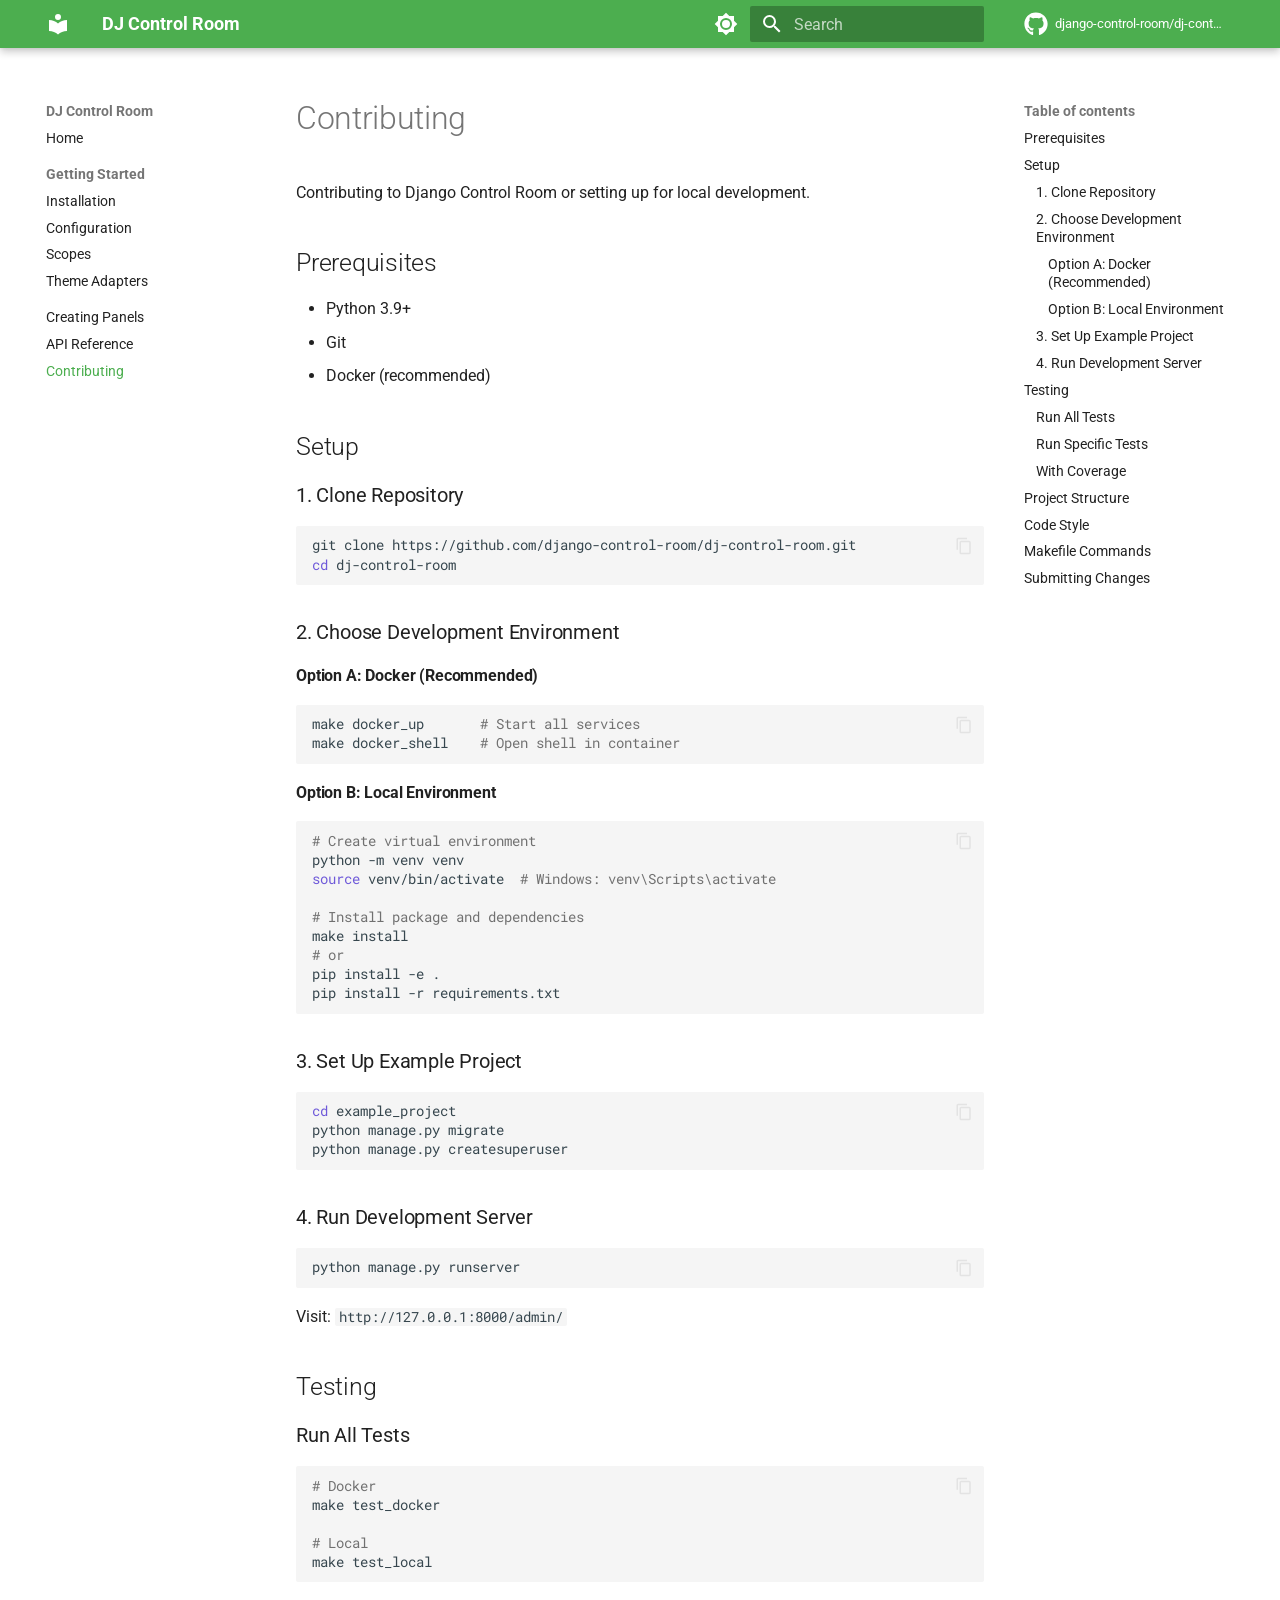
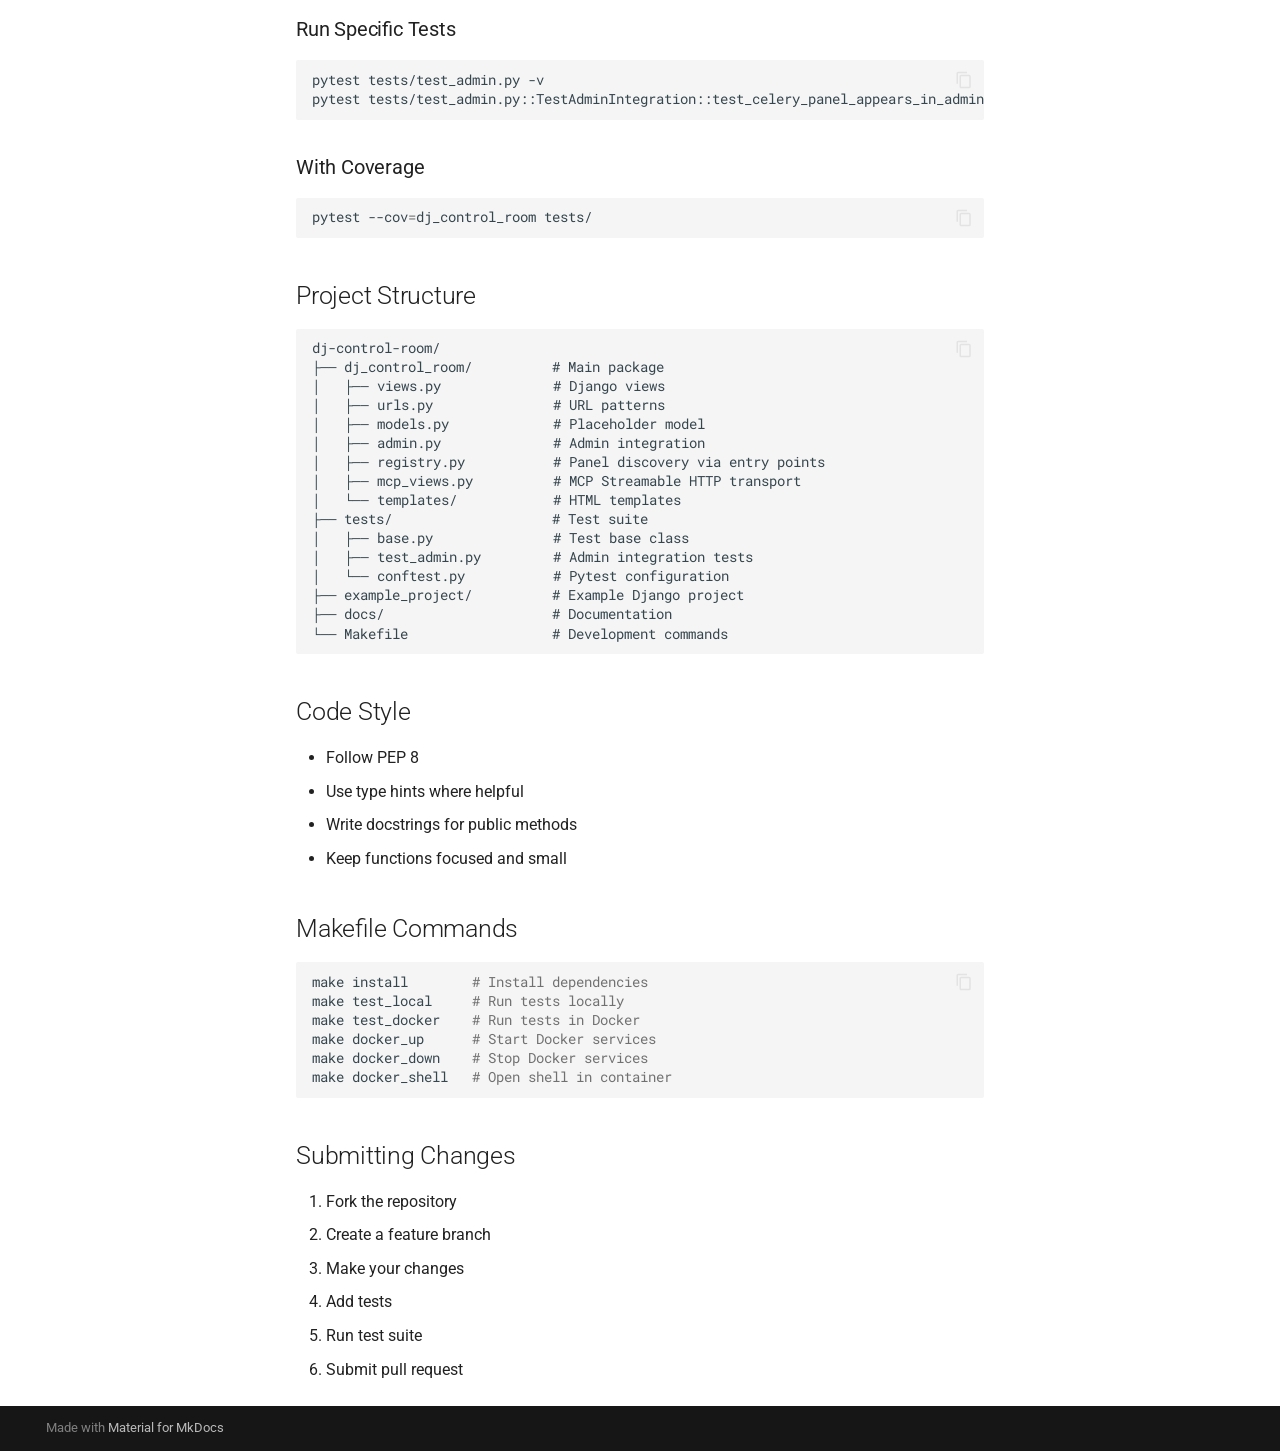
<file: contributing/index.html>
<!doctype html>
<html lang="en" class="no-js">
  <head>
    
      <meta charset="utf-8">
      <meta name="viewport" content="width=device-width,initial-scale=1">
      
        <meta name="description" content="The control room for your Django app">
      
      
        <meta name="author" content="Yasser Toruno">
      
      
        <link rel="canonical" href="https://django-control-room.github.io/dj-control-room/contributing/">
      
      
        <link rel="prev" href="../api-reference/">
      
      
      <link rel="icon" href="../assets/images/favicon.png">
      <meta name="generator" content="mkdocs-1.6.1, mkdocs-material-9.1.12">
    
    
      
        <title>Contributing - DJ Control Room</title>
      
    
    
      <link rel="stylesheet" href="../assets/stylesheets/main.85bb2934.min.css">
      
        
        <link rel="stylesheet" href="../assets/stylesheets/palette.a6bdf11c.min.css">
      
      

    
    
    
      
        
        
        <link rel="preconnect" href="https://fonts.gstatic.com" crossorigin>
        <link rel="stylesheet" href="https://fonts.googleapis.com/css?family=Roboto:300,300i,400,400i,700,700i%7CRoboto+Mono:400,400i,700,700i&display=fallback">
        <style>:root{--md-text-font:"Roboto";--md-code-font:"Roboto Mono"}</style>
      
    
    
    <script>__md_scope=new URL("..",location),__md_hash=e=>[...e].reduce((e,_)=>(e<<5)-e+_.charCodeAt(0),0),__md_get=(e,_=localStorage,t=__md_scope)=>JSON.parse(_.getItem(t.pathname+"."+e)),__md_set=(e,_,t=localStorage,a=__md_scope)=>{try{t.setItem(a.pathname+"."+e,JSON.stringify(_))}catch(e){}}</script>
    
      

    
    
    
  </head>
  
  
    
    
      
    
    
    
    
    <body dir="ltr" data-md-color-scheme="default" data-md-color-primary="green" data-md-color-accent="green">
  
    
    
      <script>var palette=__md_get("__palette");if(palette&&"object"==typeof palette.color)for(var key of Object.keys(palette.color))document.body.setAttribute("data-md-color-"+key,palette.color[key])</script>
    
    <input class="md-toggle" data-md-toggle="drawer" type="checkbox" id="__drawer" autocomplete="off">
    <input class="md-toggle" data-md-toggle="search" type="checkbox" id="__search" autocomplete="off">
    <label class="md-overlay" for="__drawer"></label>
    <div data-md-component="skip">
      
        
        <a href="#contributing" class="md-skip">
          Skip to content
        </a>
      
    </div>
    <div data-md-component="announce">
      
    </div>
    
    
      

  

<header class="md-header md-header--shadow md-header--lifted" data-md-component="header">
  <nav class="md-header__inner md-grid" aria-label="Header">
    <a href=".." title="DJ Control Room" class="md-header__button md-logo" aria-label="DJ Control Room" data-md-component="logo">
      
  
  <svg xmlns="http://www.w3.org/2000/svg" viewBox="0 0 24 24"><path d="M12 8a3 3 0 0 0 3-3 3 3 0 0 0-3-3 3 3 0 0 0-3 3 3 3 0 0 0 3 3m0 3.54C9.64 9.35 6.5 8 3 8v11c3.5 0 6.64 1.35 9 3.54 2.36-2.19 5.5-3.54 9-3.54V8c-3.5 0-6.64 1.35-9 3.54Z"/></svg>

    </a>
    <label class="md-header__button md-icon" for="__drawer">
      <svg xmlns="http://www.w3.org/2000/svg" viewBox="0 0 24 24"><path d="M3 6h18v2H3V6m0 5h18v2H3v-2m0 5h18v2H3v-2Z"/></svg>
    </label>
    <div class="md-header__title" data-md-component="header-title">
      <div class="md-header__ellipsis">
        <div class="md-header__topic">
          <span class="md-ellipsis">
            DJ Control Room
          </span>
        </div>
        <div class="md-header__topic" data-md-component="header-topic">
          <span class="md-ellipsis">
            
              Contributing
            
          </span>
        </div>
      </div>
    </div>
    
      
        <form class="md-header__option" data-md-component="palette">
          
            
            
            
            <input class="md-option" data-md-color-media="" data-md-color-scheme="default" data-md-color-primary="green" data-md-color-accent="green"  aria-label="Switch to dark mode"  type="radio" name="__palette" id="__palette_1">
            
              <label class="md-header__button md-icon" title="Switch to dark mode" for="__palette_2" hidden>
                <svg xmlns="http://www.w3.org/2000/svg" viewBox="0 0 24 24"><path d="M12 8a4 4 0 0 0-4 4 4 4 0 0 0 4 4 4 4 0 0 0 4-4 4 4 0 0 0-4-4m0 10a6 6 0 0 1-6-6 6 6 0 0 1 6-6 6 6 0 0 1 6 6 6 6 0 0 1-6 6m8-9.31V4h-4.69L12 .69 8.69 4H4v4.69L.69 12 4 15.31V20h4.69L12 23.31 15.31 20H20v-4.69L23.31 12 20 8.69Z"/></svg>
              </label>
            
          
            
            
            
            <input class="md-option" data-md-color-media="" data-md-color-scheme="slate" data-md-color-primary="green" data-md-color-accent="green"  aria-label="Switch to light mode"  type="radio" name="__palette" id="__palette_2">
            
              <label class="md-header__button md-icon" title="Switch to light mode" for="__palette_1" hidden>
                <svg xmlns="http://www.w3.org/2000/svg" viewBox="0 0 24 24"><path d="M12 18c-.89 0-1.74-.2-2.5-.55C11.56 16.5 13 14.42 13 12c0-2.42-1.44-4.5-3.5-5.45C10.26 6.2 11.11 6 12 6a6 6 0 0 1 6 6 6 6 0 0 1-6 6m8-9.31V4h-4.69L12 .69 8.69 4H4v4.69L.69 12 4 15.31V20h4.69L12 23.31 15.31 20H20v-4.69L23.31 12 20 8.69Z"/></svg>
              </label>
            
          
        </form>
      
    
    
    
      <label class="md-header__button md-icon" for="__search">
        <svg xmlns="http://www.w3.org/2000/svg" viewBox="0 0 24 24"><path d="M9.5 3A6.5 6.5 0 0 1 16 9.5c0 1.61-.59 3.09-1.56 4.23l.27.27h.79l5 5-1.5 1.5-5-5v-.79l-.27-.27A6.516 6.516 0 0 1 9.5 16 6.5 6.5 0 0 1 3 9.5 6.5 6.5 0 0 1 9.5 3m0 2C7 5 5 7 5 9.5S7 14 9.5 14 14 12 14 9.5 12 5 9.5 5Z"/></svg>
      </label>
      <div class="md-search" data-md-component="search" role="dialog">
  <label class="md-search__overlay" for="__search"></label>
  <div class="md-search__inner" role="search">
    <form class="md-search__form" name="search">
      <input type="text" class="md-search__input" name="query" aria-label="Search" placeholder="Search" autocapitalize="off" autocorrect="off" autocomplete="off" spellcheck="false" data-md-component="search-query" required>
      <label class="md-search__icon md-icon" for="__search">
        <svg xmlns="http://www.w3.org/2000/svg" viewBox="0 0 24 24"><path d="M9.5 3A6.5 6.5 0 0 1 16 9.5c0 1.61-.59 3.09-1.56 4.23l.27.27h.79l5 5-1.5 1.5-5-5v-.79l-.27-.27A6.516 6.516 0 0 1 9.5 16 6.5 6.5 0 0 1 3 9.5 6.5 6.5 0 0 1 9.5 3m0 2C7 5 5 7 5 9.5S7 14 9.5 14 14 12 14 9.5 12 5 9.5 5Z"/></svg>
        <svg xmlns="http://www.w3.org/2000/svg" viewBox="0 0 24 24"><path d="M20 11v2H8l5.5 5.5-1.42 1.42L4.16 12l7.92-7.92L13.5 5.5 8 11h12Z"/></svg>
      </label>
      <nav class="md-search__options" aria-label="Search">
        
          <a href="javascript:void(0)" class="md-search__icon md-icon" title="Share" aria-label="Share" data-clipboard data-clipboard-text="" data-md-component="search-share" tabindex="-1">
            <svg xmlns="http://www.w3.org/2000/svg" viewBox="0 0 24 24"><path d="M18 16.08c-.76 0-1.44.3-1.96.77L8.91 12.7c.05-.23.09-.46.09-.7 0-.24-.04-.47-.09-.7l7.05-4.11c.54.5 1.25.81 2.04.81a3 3 0 0 0 3-3 3 3 0 0 0-3-3 3 3 0 0 0-3 3c0 .24.04.47.09.7L8.04 9.81C7.5 9.31 6.79 9 6 9a3 3 0 0 0-3 3 3 3 0 0 0 3 3c.79 0 1.5-.31 2.04-.81l7.12 4.15c-.05.21-.08.43-.08.66 0 1.61 1.31 2.91 2.92 2.91 1.61 0 2.92-1.3 2.92-2.91A2.92 2.92 0 0 0 18 16.08Z"/></svg>
          </a>
        
        <button type="reset" class="md-search__icon md-icon" title="Clear" aria-label="Clear" tabindex="-1">
          <svg xmlns="http://www.w3.org/2000/svg" viewBox="0 0 24 24"><path d="M19 6.41 17.59 5 12 10.59 6.41 5 5 6.41 10.59 12 5 17.59 6.41 19 12 13.41 17.59 19 19 17.59 13.41 12 19 6.41Z"/></svg>
        </button>
      </nav>
      
    </form>
    <div class="md-search__output">
      <div class="md-search__scrollwrap" data-md-scrollfix>
        <div class="md-search-result" data-md-component="search-result">
          <div class="md-search-result__meta">
            Initializing search
          </div>
          <ol class="md-search-result__list" role="presentation"></ol>
        </div>
      </div>
    </div>
  </div>
</div>
    
    
      <div class="md-header__source">
        <a href="https://github.com/django-control-room/dj-control-room" title="Go to repository" class="md-source" data-md-component="source">
  <div class="md-source__icon md-icon">
    
    <svg xmlns="http://www.w3.org/2000/svg" viewBox="0 0 496 512"><!--! Font Awesome Free 6.4.0 by @fontawesome - https://fontawesome.com License - https://fontawesome.com/license/free (Icons: CC BY 4.0, Fonts: SIL OFL 1.1, Code: MIT License) Copyright 2023 Fonticons, Inc.--><path d="M165.9 397.4c0 2-2.3 3.6-5.2 3.6-3.3.3-5.6-1.3-5.6-3.6 0-2 2.3-3.6 5.2-3.6 3-.3 5.6 1.3 5.6 3.6zm-31.1-4.5c-.7 2 1.3 4.3 4.3 4.9 2.6 1 5.6 0 6.2-2s-1.3-4.3-4.3-5.2c-2.6-.7-5.5.3-6.2 2.3zm44.2-1.7c-2.9.7-4.9 2.6-4.6 4.9.3 2 2.9 3.3 5.9 2.6 2.9-.7 4.9-2.6 4.6-4.6-.3-1.9-3-3.2-5.9-2.9zM244.8 8C106.1 8 0 113.3 0 252c0 110.9 69.8 205.8 169.5 239.2 12.8 2.3 17.3-5.6 17.3-12.1 0-6.2-.3-40.4-.3-61.4 0 0-70 15-84.7-29.8 0 0-11.4-29.1-27.8-36.6 0 0-22.9-15.7 1.6-15.4 0 0 24.9 2 38.6 25.8 21.9 38.6 58.6 27.5 72.9 20.9 2.3-16 8.8-27.1 16-33.7-55.9-6.2-112.3-14.3-112.3-110.5 0-27.5 7.6-41.3 23.6-58.9-2.6-6.5-11.1-33.3 2.6-67.9 20.9-6.5 69 27 69 27 20-5.6 41.5-8.5 62.8-8.5s42.8 2.9 62.8 8.5c0 0 48.1-33.6 69-27 13.7 34.7 5.2 61.4 2.6 67.9 16 17.7 25.8 31.5 25.8 58.9 0 96.5-58.9 104.2-114.8 110.5 9.2 7.9 17 22.9 17 46.4 0 33.7-.3 75.4-.3 83.6 0 6.5 4.6 14.4 17.3 12.1C428.2 457.8 496 362.9 496 252 496 113.3 383.5 8 244.8 8zM97.2 352.9c-1.3 1-1 3.3.7 5.2 1.6 1.6 3.9 2.3 5.2 1 1.3-1 1-3.3-.7-5.2-1.6-1.6-3.9-2.3-5.2-1zm-10.8-8.1c-.7 1.3.3 2.9 2.3 3.9 1.6 1 3.6.7 4.3-.7.7-1.3-.3-2.9-2.3-3.9-2-.6-3.6-.3-4.3.7zm32.4 35.6c-1.6 1.3-1 4.3 1.3 6.2 2.3 2.3 5.2 2.6 6.5 1 1.3-1.3.7-4.3-1.3-6.2-2.2-2.3-5.2-2.6-6.5-1zm-11.4-14.7c-1.6 1-1.6 3.6 0 5.9 1.6 2.3 4.3 3.3 5.6 2.3 1.6-1.3 1.6-3.9 0-6.2-1.4-2.3-4-3.3-5.6-2z"/></svg>
  </div>
  <div class="md-source__repository">
    django-control-room/dj-control-room
  </div>
</a>
      </div>
    
  </nav>
  
    
  
</header>
    
    <div class="md-container" data-md-component="container">
      
      
        
      
      <main class="md-main" data-md-component="main">
        <div class="md-main__inner md-grid">
          
            
              
              <div class="md-sidebar md-sidebar--primary" data-md-component="sidebar" data-md-type="navigation" >
                <div class="md-sidebar__scrollwrap">
                  <div class="md-sidebar__inner">
                    


<nav class="md-nav md-nav--primary" aria-label="Navigation" data-md-level="0">
  <label class="md-nav__title" for="__drawer">
    <a href=".." title="DJ Control Room" class="md-nav__button md-logo" aria-label="DJ Control Room" data-md-component="logo">
      
  
  <svg xmlns="http://www.w3.org/2000/svg" viewBox="0 0 24 24"><path d="M12 8a3 3 0 0 0 3-3 3 3 0 0 0-3-3 3 3 0 0 0-3 3 3 3 0 0 0 3 3m0 3.54C9.64 9.35 6.5 8 3 8v11c3.5 0 6.64 1.35 9 3.54 2.36-2.19 5.5-3.54 9-3.54V8c-3.5 0-6.64 1.35-9 3.54Z"/></svg>

    </a>
    DJ Control Room
  </label>
  
    <div class="md-nav__source">
      <a href="https://github.com/django-control-room/dj-control-room" title="Go to repository" class="md-source" data-md-component="source">
  <div class="md-source__icon md-icon">
    
    <svg xmlns="http://www.w3.org/2000/svg" viewBox="0 0 496 512"><!--! Font Awesome Free 6.4.0 by @fontawesome - https://fontawesome.com License - https://fontawesome.com/license/free (Icons: CC BY 4.0, Fonts: SIL OFL 1.1, Code: MIT License) Copyright 2023 Fonticons, Inc.--><path d="M165.9 397.4c0 2-2.3 3.6-5.2 3.6-3.3.3-5.6-1.3-5.6-3.6 0-2 2.3-3.6 5.2-3.6 3-.3 5.6 1.3 5.6 3.6zm-31.1-4.5c-.7 2 1.3 4.3 4.3 4.9 2.6 1 5.6 0 6.2-2s-1.3-4.3-4.3-5.2c-2.6-.7-5.5.3-6.2 2.3zm44.2-1.7c-2.9.7-4.9 2.6-4.6 4.9.3 2 2.9 3.3 5.9 2.6 2.9-.7 4.9-2.6 4.6-4.6-.3-1.9-3-3.2-5.9-2.9zM244.8 8C106.1 8 0 113.3 0 252c0 110.9 69.8 205.8 169.5 239.2 12.8 2.3 17.3-5.6 17.3-12.1 0-6.2-.3-40.4-.3-61.4 0 0-70 15-84.7-29.8 0 0-11.4-29.1-27.8-36.6 0 0-22.9-15.7 1.6-15.4 0 0 24.9 2 38.6 25.8 21.9 38.6 58.6 27.5 72.9 20.9 2.3-16 8.8-27.1 16-33.7-55.9-6.2-112.3-14.3-112.3-110.5 0-27.5 7.6-41.3 23.6-58.9-2.6-6.5-11.1-33.3 2.6-67.9 20.9-6.5 69 27 69 27 20-5.6 41.5-8.5 62.8-8.5s42.8 2.9 62.8 8.5c0 0 48.1-33.6 69-27 13.7 34.7 5.2 61.4 2.6 67.9 16 17.7 25.8 31.5 25.8 58.9 0 96.5-58.9 104.2-114.8 110.5 9.2 7.9 17 22.9 17 46.4 0 33.7-.3 75.4-.3 83.6 0 6.5 4.6 14.4 17.3 12.1C428.2 457.8 496 362.9 496 252 496 113.3 383.5 8 244.8 8zM97.2 352.9c-1.3 1-1 3.3.7 5.2 1.6 1.6 3.9 2.3 5.2 1 1.3-1 1-3.3-.7-5.2-1.6-1.6-3.9-2.3-5.2-1zm-10.8-8.1c-.7 1.3.3 2.9 2.3 3.9 1.6 1 3.6.7 4.3-.7.7-1.3-.3-2.9-2.3-3.9-2-.6-3.6-.3-4.3.7zm32.4 35.6c-1.6 1.3-1 4.3 1.3 6.2 2.3 2.3 5.2 2.6 6.5 1 1.3-1.3.7-4.3-1.3-6.2-2.2-2.3-5.2-2.6-6.5-1zm-11.4-14.7c-1.6 1-1.6 3.6 0 5.9 1.6 2.3 4.3 3.3 5.6 2.3 1.6-1.3 1.6-3.9 0-6.2-1.4-2.3-4-3.3-5.6-2z"/></svg>
  </div>
  <div class="md-source__repository">
    django-control-room/dj-control-room
  </div>
</a>
    </div>
  
  <ul class="md-nav__list" data-md-scrollfix>
    
      
      
      

  
  
  
    <li class="md-nav__item">
      <a href=".." class="md-nav__link">
        Home
      </a>
    </li>
  

    
      
      
      

  
  
  
    
      
    
    <li class="md-nav__item md-nav__item--section md-nav__item--nested">
      
      
      
      
        
      
      <input class="md-nav__toggle md-toggle md-toggle--indeterminate" type="checkbox" id="__nav_2" >
      
      
      
        <label class="md-nav__link" for="__nav_2" id="__nav_2_label" tabindex="0">
          Getting Started
          <span class="md-nav__icon md-icon"></span>
        </label>
      
      <nav class="md-nav" data-md-level="1" aria-labelledby="__nav_2_label" aria-expanded="false">
        <label class="md-nav__title" for="__nav_2">
          <span class="md-nav__icon md-icon"></span>
          Getting Started
        </label>
        <ul class="md-nav__list" data-md-scrollfix>
          
            
              
  
  
  
    <li class="md-nav__item">
      <a href="../installation/" class="md-nav__link">
        Installation
      </a>
    </li>
  

            
          
            
              
  
  
  
    <li class="md-nav__item">
      <a href="../configuration/" class="md-nav__link">
        Configuration
      </a>
    </li>
  

            
          
            
              
  
  
  
    <li class="md-nav__item">
      <a href="../scopes/" class="md-nav__link">
        Scopes
      </a>
    </li>
  

            
          
            
              
  
  
  
    <li class="md-nav__item">
      <a href="../themes/" class="md-nav__link">
        Theme Adapters
      </a>
    </li>
  

            
          
        </ul>
      </nav>
    </li>
  

    
      
      
      

  
  
  
    <li class="md-nav__item">
      <a href="../creating-panels/" class="md-nav__link">
        Creating Panels
      </a>
    </li>
  

    
      
      
      

  
  
  
    <li class="md-nav__item">
      <a href="../api-reference/" class="md-nav__link">
        API Reference
      </a>
    </li>
  

    
      
      
      

  
  
    
  
  
    <li class="md-nav__item md-nav__item--active">
      
      <input class="md-nav__toggle md-toggle" type="checkbox" id="__toc">
      
      
        
      
      
        <label class="md-nav__link md-nav__link--active" for="__toc">
          Contributing
          <span class="md-nav__icon md-icon"></span>
        </label>
      
      <a href="./" class="md-nav__link md-nav__link--active">
        Contributing
      </a>
      
        

<nav class="md-nav md-nav--secondary" aria-label="Table of contents">
  
  
  
    
  
  
    <label class="md-nav__title" for="__toc">
      <span class="md-nav__icon md-icon"></span>
      Table of contents
    </label>
    <ul class="md-nav__list" data-md-component="toc" data-md-scrollfix>
      
        <li class="md-nav__item">
  <a href="#prerequisites" class="md-nav__link">
    Prerequisites
  </a>
  
</li>
      
        <li class="md-nav__item">
  <a href="#setup" class="md-nav__link">
    Setup
  </a>
  
    <nav class="md-nav" aria-label="Setup">
      <ul class="md-nav__list">
        
          <li class="md-nav__item">
  <a href="#1-clone-repository" class="md-nav__link">
    1. Clone Repository
  </a>
  
</li>
        
          <li class="md-nav__item">
  <a href="#2-choose-development-environment" class="md-nav__link">
    2. Choose Development Environment
  </a>
  
    <nav class="md-nav" aria-label="2. Choose Development Environment">
      <ul class="md-nav__list">
        
          <li class="md-nav__item">
  <a href="#option-a-docker-recommended" class="md-nav__link">
    Option A: Docker (Recommended)
  </a>
  
</li>
        
          <li class="md-nav__item">
  <a href="#option-b-local-environment" class="md-nav__link">
    Option B: Local Environment
  </a>
  
</li>
        
      </ul>
    </nav>
  
</li>
        
          <li class="md-nav__item">
  <a href="#3-set-up-example-project" class="md-nav__link">
    3. Set Up Example Project
  </a>
  
</li>
        
          <li class="md-nav__item">
  <a href="#4-run-development-server" class="md-nav__link">
    4. Run Development Server
  </a>
  
</li>
        
      </ul>
    </nav>
  
</li>
      
        <li class="md-nav__item">
  <a href="#testing" class="md-nav__link">
    Testing
  </a>
  
    <nav class="md-nav" aria-label="Testing">
      <ul class="md-nav__list">
        
          <li class="md-nav__item">
  <a href="#run-all-tests" class="md-nav__link">
    Run All Tests
  </a>
  
</li>
        
          <li class="md-nav__item">
  <a href="#run-specific-tests" class="md-nav__link">
    Run Specific Tests
  </a>
  
</li>
        
          <li class="md-nav__item">
  <a href="#with-coverage" class="md-nav__link">
    With Coverage
  </a>
  
</li>
        
      </ul>
    </nav>
  
</li>
      
        <li class="md-nav__item">
  <a href="#project-structure" class="md-nav__link">
    Project Structure
  </a>
  
</li>
      
        <li class="md-nav__item">
  <a href="#code-style" class="md-nav__link">
    Code Style
  </a>
  
</li>
      
        <li class="md-nav__item">
  <a href="#makefile-commands" class="md-nav__link">
    Makefile Commands
  </a>
  
</li>
      
        <li class="md-nav__item">
  <a href="#submitting-changes" class="md-nav__link">
    Submitting Changes
  </a>
  
</li>
      
    </ul>
  
</nav>
      
    </li>
  

    
  </ul>
</nav>
                  </div>
                </div>
              </div>
            
            
              
              <div class="md-sidebar md-sidebar--secondary" data-md-component="sidebar" data-md-type="toc" >
                <div class="md-sidebar__scrollwrap">
                  <div class="md-sidebar__inner">
                    

<nav class="md-nav md-nav--secondary" aria-label="Table of contents">
  
  
  
    
  
  
    <label class="md-nav__title" for="__toc">
      <span class="md-nav__icon md-icon"></span>
      Table of contents
    </label>
    <ul class="md-nav__list" data-md-component="toc" data-md-scrollfix>
      
        <li class="md-nav__item">
  <a href="#prerequisites" class="md-nav__link">
    Prerequisites
  </a>
  
</li>
      
        <li class="md-nav__item">
  <a href="#setup" class="md-nav__link">
    Setup
  </a>
  
    <nav class="md-nav" aria-label="Setup">
      <ul class="md-nav__list">
        
          <li class="md-nav__item">
  <a href="#1-clone-repository" class="md-nav__link">
    1. Clone Repository
  </a>
  
</li>
        
          <li class="md-nav__item">
  <a href="#2-choose-development-environment" class="md-nav__link">
    2. Choose Development Environment
  </a>
  
    <nav class="md-nav" aria-label="2. Choose Development Environment">
      <ul class="md-nav__list">
        
          <li class="md-nav__item">
  <a href="#option-a-docker-recommended" class="md-nav__link">
    Option A: Docker (Recommended)
  </a>
  
</li>
        
          <li class="md-nav__item">
  <a href="#option-b-local-environment" class="md-nav__link">
    Option B: Local Environment
  </a>
  
</li>
        
      </ul>
    </nav>
  
</li>
        
          <li class="md-nav__item">
  <a href="#3-set-up-example-project" class="md-nav__link">
    3. Set Up Example Project
  </a>
  
</li>
        
          <li class="md-nav__item">
  <a href="#4-run-development-server" class="md-nav__link">
    4. Run Development Server
  </a>
  
</li>
        
      </ul>
    </nav>
  
</li>
      
        <li class="md-nav__item">
  <a href="#testing" class="md-nav__link">
    Testing
  </a>
  
    <nav class="md-nav" aria-label="Testing">
      <ul class="md-nav__list">
        
          <li class="md-nav__item">
  <a href="#run-all-tests" class="md-nav__link">
    Run All Tests
  </a>
  
</li>
        
          <li class="md-nav__item">
  <a href="#run-specific-tests" class="md-nav__link">
    Run Specific Tests
  </a>
  
</li>
        
          <li class="md-nav__item">
  <a href="#with-coverage" class="md-nav__link">
    With Coverage
  </a>
  
</li>
        
      </ul>
    </nav>
  
</li>
      
        <li class="md-nav__item">
  <a href="#project-structure" class="md-nav__link">
    Project Structure
  </a>
  
</li>
      
        <li class="md-nav__item">
  <a href="#code-style" class="md-nav__link">
    Code Style
  </a>
  
</li>
      
        <li class="md-nav__item">
  <a href="#makefile-commands" class="md-nav__link">
    Makefile Commands
  </a>
  
</li>
      
        <li class="md-nav__item">
  <a href="#submitting-changes" class="md-nav__link">
    Submitting Changes
  </a>
  
</li>
      
    </ul>
  
</nav>
                  </div>
                </div>
              </div>
            
          
          
            <div class="md-content" data-md-component="content">
              <article class="md-content__inner md-typeset">
                
                  

  
  


<h1 id="contributing">Contributing</h1>
<p>Contributing to Django Control Room or setting up for local development.</p>
<h2 id="prerequisites">Prerequisites</h2>
<ul>
<li>Python 3.9+</li>
<li>Git</li>
<li>Docker (recommended)</li>
</ul>
<h2 id="setup">Setup</h2>
<h3 id="1-clone-repository">1. Clone Repository</h3>
<div class="language-bash highlight"><pre><span></span><code><span id="__span-0-1"><a id="__codelineno-0-1" name="__codelineno-0-1" href="#__codelineno-0-1"></a>git<span class="w"> </span>clone<span class="w"> </span>https://github.com/django-control-room/dj-control-room.git
</span><span id="__span-0-2"><a id="__codelineno-0-2" name="__codelineno-0-2" href="#__codelineno-0-2"></a><span class="nb">cd</span><span class="w"> </span>dj-control-room
</span></code></pre></div>
<h3 id="2-choose-development-environment">2. Choose Development Environment</h3>
<h4 id="option-a-docker-recommended">Option A: Docker (Recommended)</h4>
<div class="language-bash highlight"><pre><span></span><code><span id="__span-1-1"><a id="__codelineno-1-1" name="__codelineno-1-1" href="#__codelineno-1-1"></a>make<span class="w"> </span>docker_up<span class="w">       </span><span class="c1"># Start all services</span>
</span><span id="__span-1-2"><a id="__codelineno-1-2" name="__codelineno-1-2" href="#__codelineno-1-2"></a>make<span class="w"> </span>docker_shell<span class="w">    </span><span class="c1"># Open shell in container</span>
</span></code></pre></div>
<h4 id="option-b-local-environment">Option B: Local Environment</h4>
<div class="language-bash highlight"><pre><span></span><code><span id="__span-2-1"><a id="__codelineno-2-1" name="__codelineno-2-1" href="#__codelineno-2-1"></a><span class="c1"># Create virtual environment</span>
</span><span id="__span-2-2"><a id="__codelineno-2-2" name="__codelineno-2-2" href="#__codelineno-2-2"></a>python<span class="w"> </span>-m<span class="w"> </span>venv<span class="w"> </span>venv
</span><span id="__span-2-3"><a id="__codelineno-2-3" name="__codelineno-2-3" href="#__codelineno-2-3"></a><span class="nb">source</span><span class="w"> </span>venv/bin/activate<span class="w">  </span><span class="c1"># Windows: venv\Scripts\activate</span>
</span><span id="__span-2-4"><a id="__codelineno-2-4" name="__codelineno-2-4" href="#__codelineno-2-4"></a>
</span><span id="__span-2-5"><a id="__codelineno-2-5" name="__codelineno-2-5" href="#__codelineno-2-5"></a><span class="c1"># Install package and dependencies</span>
</span><span id="__span-2-6"><a id="__codelineno-2-6" name="__codelineno-2-6" href="#__codelineno-2-6"></a>make<span class="w"> </span>install
</span><span id="__span-2-7"><a id="__codelineno-2-7" name="__codelineno-2-7" href="#__codelineno-2-7"></a><span class="c1"># or</span>
</span><span id="__span-2-8"><a id="__codelineno-2-8" name="__codelineno-2-8" href="#__codelineno-2-8"></a>pip<span class="w"> </span>install<span class="w"> </span>-e<span class="w"> </span>.
</span><span id="__span-2-9"><a id="__codelineno-2-9" name="__codelineno-2-9" href="#__codelineno-2-9"></a>pip<span class="w"> </span>install<span class="w"> </span>-r<span class="w"> </span>requirements.txt
</span></code></pre></div>
<h3 id="3-set-up-example-project">3. Set Up Example Project</h3>
<div class="language-bash highlight"><pre><span></span><code><span id="__span-3-1"><a id="__codelineno-3-1" name="__codelineno-3-1" href="#__codelineno-3-1"></a><span class="nb">cd</span><span class="w"> </span>example_project
</span><span id="__span-3-2"><a id="__codelineno-3-2" name="__codelineno-3-2" href="#__codelineno-3-2"></a>python<span class="w"> </span>manage.py<span class="w"> </span>migrate
</span><span id="__span-3-3"><a id="__codelineno-3-3" name="__codelineno-3-3" href="#__codelineno-3-3"></a>python<span class="w"> </span>manage.py<span class="w"> </span>createsuperuser
</span></code></pre></div>
<h3 id="4-run-development-server">4. Run Development Server</h3>
<div class="language-bash highlight"><pre><span></span><code><span id="__span-4-1"><a id="__codelineno-4-1" name="__codelineno-4-1" href="#__codelineno-4-1"></a>python<span class="w"> </span>manage.py<span class="w"> </span>runserver
</span></code></pre></div>
<p>Visit: <code>http://127.0.0.1:8000/admin/</code></p>
<h2 id="testing">Testing</h2>
<h3 id="run-all-tests">Run All Tests</h3>
<div class="language-bash highlight"><pre><span></span><code><span id="__span-5-1"><a id="__codelineno-5-1" name="__codelineno-5-1" href="#__codelineno-5-1"></a><span class="c1"># Docker</span>
</span><span id="__span-5-2"><a id="__codelineno-5-2" name="__codelineno-5-2" href="#__codelineno-5-2"></a>make<span class="w"> </span>test_docker
</span><span id="__span-5-3"><a id="__codelineno-5-3" name="__codelineno-5-3" href="#__codelineno-5-3"></a>
</span><span id="__span-5-4"><a id="__codelineno-5-4" name="__codelineno-5-4" href="#__codelineno-5-4"></a><span class="c1"># Local</span>
</span><span id="__span-5-5"><a id="__codelineno-5-5" name="__codelineno-5-5" href="#__codelineno-5-5"></a>make<span class="w"> </span>test_local
</span></code></pre></div>
<h3 id="run-specific-tests">Run Specific Tests</h3>
<div class="language-bash highlight"><pre><span></span><code><span id="__span-6-1"><a id="__codelineno-6-1" name="__codelineno-6-1" href="#__codelineno-6-1"></a>pytest<span class="w"> </span>tests/test_admin.py<span class="w"> </span>-v
</span><span id="__span-6-2"><a id="__codelineno-6-2" name="__codelineno-6-2" href="#__codelineno-6-2"></a>pytest<span class="w"> </span>tests/test_admin.py::TestAdminIntegration::test_celery_panel_appears_in_admin_index
</span></code></pre></div>
<h3 id="with-coverage">With Coverage</h3>
<div class="language-bash highlight"><pre><span></span><code><span id="__span-7-1"><a id="__codelineno-7-1" name="__codelineno-7-1" href="#__codelineno-7-1"></a>pytest<span class="w"> </span>--cov<span class="o">=</span>dj_control_room<span class="w"> </span>tests/
</span></code></pre></div>
<h2 id="project-structure">Project Structure</h2>
<div class="language-text highlight"><pre><span></span><code><span id="__span-8-1"><a id="__codelineno-8-1" name="__codelineno-8-1" href="#__codelineno-8-1"></a>dj-control-room/
</span><span id="__span-8-2"><a id="__codelineno-8-2" name="__codelineno-8-2" href="#__codelineno-8-2"></a>├── dj_control_room/          # Main package
</span><span id="__span-8-3"><a id="__codelineno-8-3" name="__codelineno-8-3" href="#__codelineno-8-3"></a>│   ├── views.py              # Django views
</span><span id="__span-8-4"><a id="__codelineno-8-4" name="__codelineno-8-4" href="#__codelineno-8-4"></a>│   ├── urls.py               # URL patterns
</span><span id="__span-8-5"><a id="__codelineno-8-5" name="__codelineno-8-5" href="#__codelineno-8-5"></a>│   ├── models.py             # Placeholder model
</span><span id="__span-8-6"><a id="__codelineno-8-6" name="__codelineno-8-6" href="#__codelineno-8-6"></a>│   ├── admin.py              # Admin integration
</span><span id="__span-8-7"><a id="__codelineno-8-7" name="__codelineno-8-7" href="#__codelineno-8-7"></a>│   ├── registry.py           # Panel discovery via entry points
</span><span id="__span-8-8"><a id="__codelineno-8-8" name="__codelineno-8-8" href="#__codelineno-8-8"></a>│   ├── mcp_views.py          # MCP Streamable HTTP transport
</span><span id="__span-8-9"><a id="__codelineno-8-9" name="__codelineno-8-9" href="#__codelineno-8-9"></a>│   └── templates/            # HTML templates
</span><span id="__span-8-10"><a id="__codelineno-8-10" name="__codelineno-8-10" href="#__codelineno-8-10"></a>├── tests/                    # Test suite
</span><span id="__span-8-11"><a id="__codelineno-8-11" name="__codelineno-8-11" href="#__codelineno-8-11"></a>│   ├── base.py               # Test base class
</span><span id="__span-8-12"><a id="__codelineno-8-12" name="__codelineno-8-12" href="#__codelineno-8-12"></a>│   ├── test_admin.py         # Admin integration tests
</span><span id="__span-8-13"><a id="__codelineno-8-13" name="__codelineno-8-13" href="#__codelineno-8-13"></a>│   └── conftest.py           # Pytest configuration
</span><span id="__span-8-14"><a id="__codelineno-8-14" name="__codelineno-8-14" href="#__codelineno-8-14"></a>├── example_project/          # Example Django project
</span><span id="__span-8-15"><a id="__codelineno-8-15" name="__codelineno-8-15" href="#__codelineno-8-15"></a>├── docs/                     # Documentation
</span><span id="__span-8-16"><a id="__codelineno-8-16" name="__codelineno-8-16" href="#__codelineno-8-16"></a>└── Makefile                  # Development commands
</span></code></pre></div>
<h2 id="code-style">Code Style</h2>
<ul>
<li>Follow PEP 8</li>
<li>Use type hints where helpful</li>
<li>Write docstrings for public methods</li>
<li>Keep functions focused and small</li>
</ul>
<h2 id="makefile-commands">Makefile Commands</h2>
<div class="language-bash highlight"><pre><span></span><code><span id="__span-9-1"><a id="__codelineno-9-1" name="__codelineno-9-1" href="#__codelineno-9-1"></a>make<span class="w"> </span>install<span class="w">        </span><span class="c1"># Install dependencies</span>
</span><span id="__span-9-2"><a id="__codelineno-9-2" name="__codelineno-9-2" href="#__codelineno-9-2"></a>make<span class="w"> </span>test_local<span class="w">     </span><span class="c1"># Run tests locally</span>
</span><span id="__span-9-3"><a id="__codelineno-9-3" name="__codelineno-9-3" href="#__codelineno-9-3"></a>make<span class="w"> </span>test_docker<span class="w">    </span><span class="c1"># Run tests in Docker</span>
</span><span id="__span-9-4"><a id="__codelineno-9-4" name="__codelineno-9-4" href="#__codelineno-9-4"></a>make<span class="w"> </span>docker_up<span class="w">      </span><span class="c1"># Start Docker services</span>
</span><span id="__span-9-5"><a id="__codelineno-9-5" name="__codelineno-9-5" href="#__codelineno-9-5"></a>make<span class="w"> </span>docker_down<span class="w">    </span><span class="c1"># Stop Docker services</span>
</span><span id="__span-9-6"><a id="__codelineno-9-6" name="__codelineno-9-6" href="#__codelineno-9-6"></a>make<span class="w"> </span>docker_shell<span class="w">   </span><span class="c1"># Open shell in container</span>
</span></code></pre></div>
<h2 id="submitting-changes">Submitting Changes</h2>
<ol>
<li>Fork the repository</li>
<li>Create a feature branch</li>
<li>Make your changes</li>
<li>Add tests</li>
<li>Run test suite</li>
<li>Submit pull request</li>
</ol>





                
              </article>
            </div>
          
          
        </div>
        
          <button type="button" class="md-top md-icon" data-md-component="top" hidden>
            <svg xmlns="http://www.w3.org/2000/svg" viewBox="0 0 24 24"><path d="M13 20h-2V8l-5.5 5.5-1.42-1.42L12 4.16l7.92 7.92-1.42 1.42L13 8v12Z"/></svg>
            Back to top
          </button>
        
      </main>
      
        <footer class="md-footer">
  
  <div class="md-footer-meta md-typeset">
    <div class="md-footer-meta__inner md-grid">
      <div class="md-copyright">
  
  
    Made with
    <a href="https://squidfunk.github.io/mkdocs-material/" target="_blank" rel="noopener">
      Material for MkDocs
    </a>
  
</div>
      
    </div>
  </div>
</footer>
      
    </div>
    <div class="md-dialog" data-md-component="dialog">
      <div class="md-dialog__inner md-typeset"></div>
    </div>
    
    <script id="__config" type="application/json">{"base": "..", "features": ["navigation.tabs.sticky", "navigation.sections", "navigation.expand", "navigation.path", "navigation.top", "search.highlight", "search.share", "content.code.copy", "content.code.annotate"], "search": "../assets/javascripts/workers/search.208ed371.min.js", "translations": {"clipboard.copied": "Copied to clipboard", "clipboard.copy": "Copy to clipboard", "search.result.more.one": "1 more on this page", "search.result.more.other": "# more on this page", "search.result.none": "No matching documents", "search.result.one": "1 matching document", "search.result.other": "# matching documents", "search.result.placeholder": "Type to start searching", "search.result.term.missing": "Missing", "select.version": "Select version"}}</script>
    
    
      <script src="../assets/javascripts/bundle.c2be25ad.min.js"></script>
      
    
  </body>
</html>
</file>
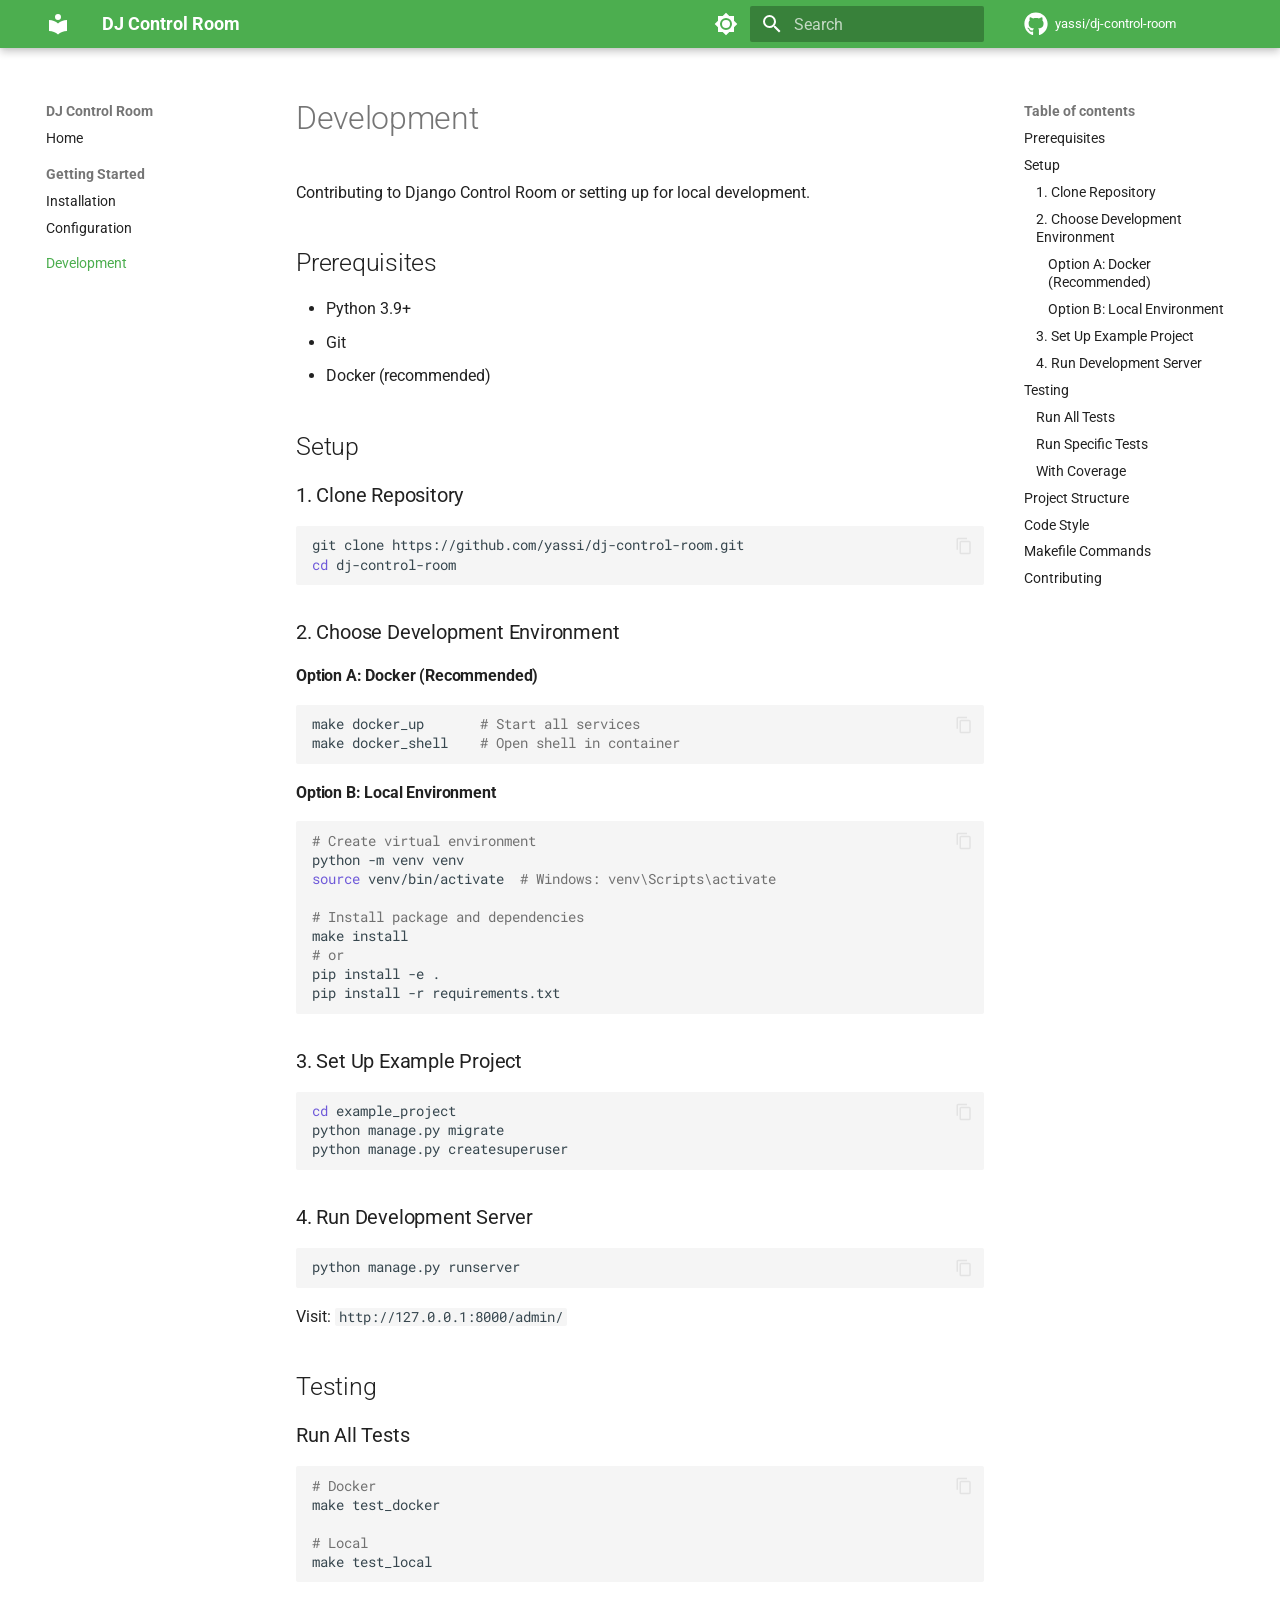
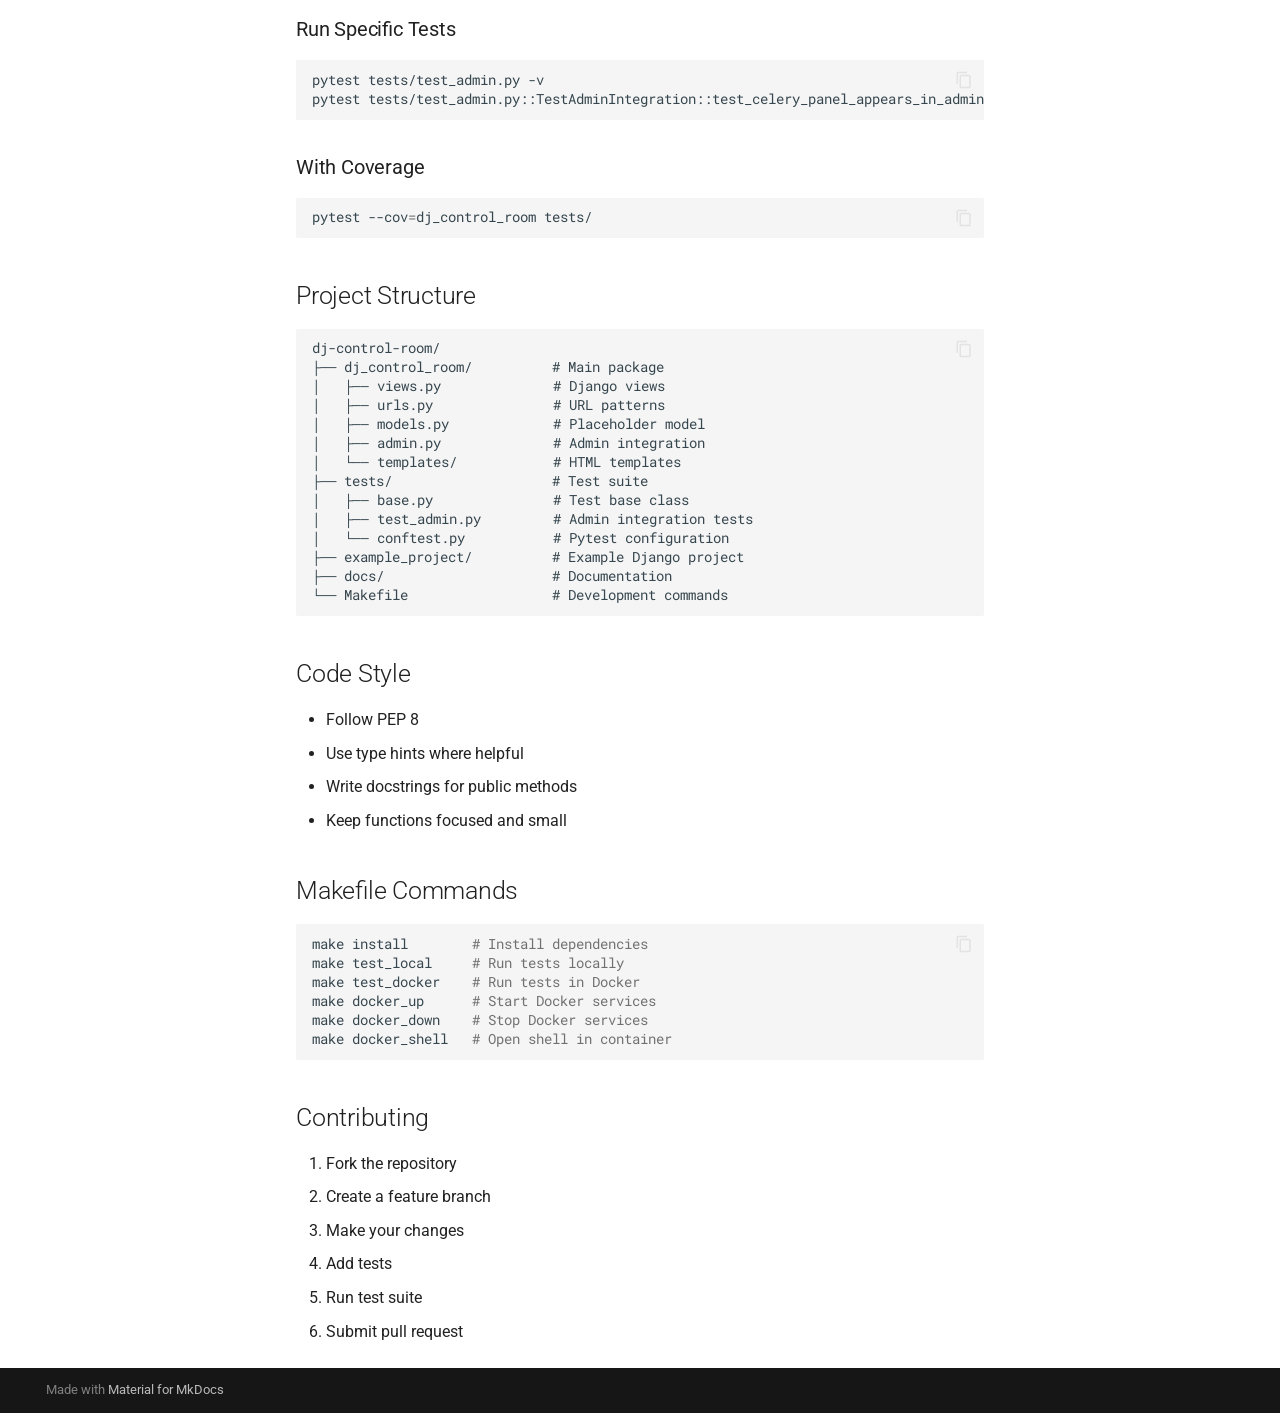
<file: development/index.html>
<!doctype html>
<html lang="en" class="no-js">
  <head>
    
      <meta charset="utf-8">
      <meta name="viewport" content="width=device-width,initial-scale=1">
      
        <meta name="description" content="The control room for your Django app">
      
      
        <meta name="author" content="Yasser Toruno">
      
      
        <link rel="canonical" href="https://yassi.github.io/dj-control-room/development/">
      
      
        <link rel="prev" href="../configuration/">
      
      
      <link rel="icon" href="../assets/images/favicon.png">
      <meta name="generator" content="mkdocs-1.6.1, mkdocs-material-9.1.12">
    
    
      
        <title>Development - DJ Control Room</title>
      
    
    
      <link rel="stylesheet" href="../assets/stylesheets/main.85bb2934.min.css">
      
        
        <link rel="stylesheet" href="../assets/stylesheets/palette.a6bdf11c.min.css">
      
      

    
    
    
      
        
        
        <link rel="preconnect" href="https://fonts.gstatic.com" crossorigin>
        <link rel="stylesheet" href="https://fonts.googleapis.com/css?family=Roboto:300,300i,400,400i,700,700i%7CRoboto+Mono:400,400i,700,700i&display=fallback">
        <style>:root{--md-text-font:"Roboto";--md-code-font:"Roboto Mono"}</style>
      
    
    
    <script>__md_scope=new URL("..",location),__md_hash=e=>[...e].reduce((e,_)=>(e<<5)-e+_.charCodeAt(0),0),__md_get=(e,_=localStorage,t=__md_scope)=>JSON.parse(_.getItem(t.pathname+"."+e)),__md_set=(e,_,t=localStorage,a=__md_scope)=>{try{t.setItem(a.pathname+"."+e,JSON.stringify(_))}catch(e){}}</script>
    
      

    
    
    
  </head>
  
  
    
    
      
    
    
    
    
    <body dir="ltr" data-md-color-scheme="default" data-md-color-primary="green" data-md-color-accent="green">
  
    
    
      <script>var palette=__md_get("__palette");if(palette&&"object"==typeof palette.color)for(var key of Object.keys(palette.color))document.body.setAttribute("data-md-color-"+key,palette.color[key])</script>
    
    <input class="md-toggle" data-md-toggle="drawer" type="checkbox" id="__drawer" autocomplete="off">
    <input class="md-toggle" data-md-toggle="search" type="checkbox" id="__search" autocomplete="off">
    <label class="md-overlay" for="__drawer"></label>
    <div data-md-component="skip">
      
        
        <a href="#development" class="md-skip">
          Skip to content
        </a>
      
    </div>
    <div data-md-component="announce">
      
    </div>
    
    
      

  

<header class="md-header md-header--shadow md-header--lifted" data-md-component="header">
  <nav class="md-header__inner md-grid" aria-label="Header">
    <a href=".." title="DJ Control Room" class="md-header__button md-logo" aria-label="DJ Control Room" data-md-component="logo">
      
  
  <svg xmlns="http://www.w3.org/2000/svg" viewBox="0 0 24 24"><path d="M12 8a3 3 0 0 0 3-3 3 3 0 0 0-3-3 3 3 0 0 0-3 3 3 3 0 0 0 3 3m0 3.54C9.64 9.35 6.5 8 3 8v11c3.5 0 6.64 1.35 9 3.54 2.36-2.19 5.5-3.54 9-3.54V8c-3.5 0-6.64 1.35-9 3.54Z"/></svg>

    </a>
    <label class="md-header__button md-icon" for="__drawer">
      <svg xmlns="http://www.w3.org/2000/svg" viewBox="0 0 24 24"><path d="M3 6h18v2H3V6m0 5h18v2H3v-2m0 5h18v2H3v-2Z"/></svg>
    </label>
    <div class="md-header__title" data-md-component="header-title">
      <div class="md-header__ellipsis">
        <div class="md-header__topic">
          <span class="md-ellipsis">
            DJ Control Room
          </span>
        </div>
        <div class="md-header__topic" data-md-component="header-topic">
          <span class="md-ellipsis">
            
              Development
            
          </span>
        </div>
      </div>
    </div>
    
      
        <form class="md-header__option" data-md-component="palette">
          
            
            
            
            <input class="md-option" data-md-color-media="" data-md-color-scheme="default" data-md-color-primary="green" data-md-color-accent="green"  aria-label="Switch to dark mode"  type="radio" name="__palette" id="__palette_1">
            
              <label class="md-header__button md-icon" title="Switch to dark mode" for="__palette_2" hidden>
                <svg xmlns="http://www.w3.org/2000/svg" viewBox="0 0 24 24"><path d="M12 8a4 4 0 0 0-4 4 4 4 0 0 0 4 4 4 4 0 0 0 4-4 4 4 0 0 0-4-4m0 10a6 6 0 0 1-6-6 6 6 0 0 1 6-6 6 6 0 0 1 6 6 6 6 0 0 1-6 6m8-9.31V4h-4.69L12 .69 8.69 4H4v4.69L.69 12 4 15.31V20h4.69L12 23.31 15.31 20H20v-4.69L23.31 12 20 8.69Z"/></svg>
              </label>
            
          
            
            
            
            <input class="md-option" data-md-color-media="" data-md-color-scheme="slate" data-md-color-primary="green" data-md-color-accent="green"  aria-label="Switch to light mode"  type="radio" name="__palette" id="__palette_2">
            
              <label class="md-header__button md-icon" title="Switch to light mode" for="__palette_1" hidden>
                <svg xmlns="http://www.w3.org/2000/svg" viewBox="0 0 24 24"><path d="M12 18c-.89 0-1.74-.2-2.5-.55C11.56 16.5 13 14.42 13 12c0-2.42-1.44-4.5-3.5-5.45C10.26 6.2 11.11 6 12 6a6 6 0 0 1 6 6 6 6 0 0 1-6 6m8-9.31V4h-4.69L12 .69 8.69 4H4v4.69L.69 12 4 15.31V20h4.69L12 23.31 15.31 20H20v-4.69L23.31 12 20 8.69Z"/></svg>
              </label>
            
          
        </form>
      
    
    
    
      <label class="md-header__button md-icon" for="__search">
        <svg xmlns="http://www.w3.org/2000/svg" viewBox="0 0 24 24"><path d="M9.5 3A6.5 6.5 0 0 1 16 9.5c0 1.61-.59 3.09-1.56 4.23l.27.27h.79l5 5-1.5 1.5-5-5v-.79l-.27-.27A6.516 6.516 0 0 1 9.5 16 6.5 6.5 0 0 1 3 9.5 6.5 6.5 0 0 1 9.5 3m0 2C7 5 5 7 5 9.5S7 14 9.5 14 14 12 14 9.5 12 5 9.5 5Z"/></svg>
      </label>
      <div class="md-search" data-md-component="search" role="dialog">
  <label class="md-search__overlay" for="__search"></label>
  <div class="md-search__inner" role="search">
    <form class="md-search__form" name="search">
      <input type="text" class="md-search__input" name="query" aria-label="Search" placeholder="Search" autocapitalize="off" autocorrect="off" autocomplete="off" spellcheck="false" data-md-component="search-query" required>
      <label class="md-search__icon md-icon" for="__search">
        <svg xmlns="http://www.w3.org/2000/svg" viewBox="0 0 24 24"><path d="M9.5 3A6.5 6.5 0 0 1 16 9.5c0 1.61-.59 3.09-1.56 4.23l.27.27h.79l5 5-1.5 1.5-5-5v-.79l-.27-.27A6.516 6.516 0 0 1 9.5 16 6.5 6.5 0 0 1 3 9.5 6.5 6.5 0 0 1 9.5 3m0 2C7 5 5 7 5 9.5S7 14 9.5 14 14 12 14 9.5 12 5 9.5 5Z"/></svg>
        <svg xmlns="http://www.w3.org/2000/svg" viewBox="0 0 24 24"><path d="M20 11v2H8l5.5 5.5-1.42 1.42L4.16 12l7.92-7.92L13.5 5.5 8 11h12Z"/></svg>
      </label>
      <nav class="md-search__options" aria-label="Search">
        
          <a href="javascript:void(0)" class="md-search__icon md-icon" title="Share" aria-label="Share" data-clipboard data-clipboard-text="" data-md-component="search-share" tabindex="-1">
            <svg xmlns="http://www.w3.org/2000/svg" viewBox="0 0 24 24"><path d="M18 16.08c-.76 0-1.44.3-1.96.77L8.91 12.7c.05-.23.09-.46.09-.7 0-.24-.04-.47-.09-.7l7.05-4.11c.54.5 1.25.81 2.04.81a3 3 0 0 0 3-3 3 3 0 0 0-3-3 3 3 0 0 0-3 3c0 .24.04.47.09.7L8.04 9.81C7.5 9.31 6.79 9 6 9a3 3 0 0 0-3 3 3 3 0 0 0 3 3c.79 0 1.5-.31 2.04-.81l7.12 4.15c-.05.21-.08.43-.08.66 0 1.61 1.31 2.91 2.92 2.91 1.61 0 2.92-1.3 2.92-2.91A2.92 2.92 0 0 0 18 16.08Z"/></svg>
          </a>
        
        <button type="reset" class="md-search__icon md-icon" title="Clear" aria-label="Clear" tabindex="-1">
          <svg xmlns="http://www.w3.org/2000/svg" viewBox="0 0 24 24"><path d="M19 6.41 17.59 5 12 10.59 6.41 5 5 6.41 10.59 12 5 17.59 6.41 19 12 13.41 17.59 19 19 17.59 13.41 12 19 6.41Z"/></svg>
        </button>
      </nav>
      
    </form>
    <div class="md-search__output">
      <div class="md-search__scrollwrap" data-md-scrollfix>
        <div class="md-search-result" data-md-component="search-result">
          <div class="md-search-result__meta">
            Initializing search
          </div>
          <ol class="md-search-result__list" role="presentation"></ol>
        </div>
      </div>
    </div>
  </div>
</div>
    
    
      <div class="md-header__source">
        <a href="https://github.com/yassi/dj-control-room" title="Go to repository" class="md-source" data-md-component="source">
  <div class="md-source__icon md-icon">
    
    <svg xmlns="http://www.w3.org/2000/svg" viewBox="0 0 496 512"><!--! Font Awesome Free 6.4.0 by @fontawesome - https://fontawesome.com License - https://fontawesome.com/license/free (Icons: CC BY 4.0, Fonts: SIL OFL 1.1, Code: MIT License) Copyright 2023 Fonticons, Inc.--><path d="M165.9 397.4c0 2-2.3 3.6-5.2 3.6-3.3.3-5.6-1.3-5.6-3.6 0-2 2.3-3.6 5.2-3.6 3-.3 5.6 1.3 5.6 3.6zm-31.1-4.5c-.7 2 1.3 4.3 4.3 4.9 2.6 1 5.6 0 6.2-2s-1.3-4.3-4.3-5.2c-2.6-.7-5.5.3-6.2 2.3zm44.2-1.7c-2.9.7-4.9 2.6-4.6 4.9.3 2 2.9 3.3 5.9 2.6 2.9-.7 4.9-2.6 4.6-4.6-.3-1.9-3-3.2-5.9-2.9zM244.8 8C106.1 8 0 113.3 0 252c0 110.9 69.8 205.8 169.5 239.2 12.8 2.3 17.3-5.6 17.3-12.1 0-6.2-.3-40.4-.3-61.4 0 0-70 15-84.7-29.8 0 0-11.4-29.1-27.8-36.6 0 0-22.9-15.7 1.6-15.4 0 0 24.9 2 38.6 25.8 21.9 38.6 58.6 27.5 72.9 20.9 2.3-16 8.8-27.1 16-33.7-55.9-6.2-112.3-14.3-112.3-110.5 0-27.5 7.6-41.3 23.6-58.9-2.6-6.5-11.1-33.3 2.6-67.9 20.9-6.5 69 27 69 27 20-5.6 41.5-8.5 62.8-8.5s42.8 2.9 62.8 8.5c0 0 48.1-33.6 69-27 13.7 34.7 5.2 61.4 2.6 67.9 16 17.7 25.8 31.5 25.8 58.9 0 96.5-58.9 104.2-114.8 110.5 9.2 7.9 17 22.9 17 46.4 0 33.7-.3 75.4-.3 83.6 0 6.5 4.6 14.4 17.3 12.1C428.2 457.8 496 362.9 496 252 496 113.3 383.5 8 244.8 8zM97.2 352.9c-1.3 1-1 3.3.7 5.2 1.6 1.6 3.9 2.3 5.2 1 1.3-1 1-3.3-.7-5.2-1.6-1.6-3.9-2.3-5.2-1zm-10.8-8.1c-.7 1.3.3 2.9 2.3 3.9 1.6 1 3.6.7 4.3-.7.7-1.3-.3-2.9-2.3-3.9-2-.6-3.6-.3-4.3.7zm32.4 35.6c-1.6 1.3-1 4.3 1.3 6.2 2.3 2.3 5.2 2.6 6.5 1 1.3-1.3.7-4.3-1.3-6.2-2.2-2.3-5.2-2.6-6.5-1zm-11.4-14.7c-1.6 1-1.6 3.6 0 5.9 1.6 2.3 4.3 3.3 5.6 2.3 1.6-1.3 1.6-3.9 0-6.2-1.4-2.3-4-3.3-5.6-2z"/></svg>
  </div>
  <div class="md-source__repository">
    yassi/dj-control-room
  </div>
</a>
      </div>
    
  </nav>
  
    
  
</header>
    
    <div class="md-container" data-md-component="container">
      
      
        
      
      <main class="md-main" data-md-component="main">
        <div class="md-main__inner md-grid">
          
            
              
              <div class="md-sidebar md-sidebar--primary" data-md-component="sidebar" data-md-type="navigation" >
                <div class="md-sidebar__scrollwrap">
                  <div class="md-sidebar__inner">
                    


<nav class="md-nav md-nav--primary" aria-label="Navigation" data-md-level="0">
  <label class="md-nav__title" for="__drawer">
    <a href=".." title="DJ Control Room" class="md-nav__button md-logo" aria-label="DJ Control Room" data-md-component="logo">
      
  
  <svg xmlns="http://www.w3.org/2000/svg" viewBox="0 0 24 24"><path d="M12 8a3 3 0 0 0 3-3 3 3 0 0 0-3-3 3 3 0 0 0-3 3 3 3 0 0 0 3 3m0 3.54C9.64 9.35 6.5 8 3 8v11c3.5 0 6.64 1.35 9 3.54 2.36-2.19 5.5-3.54 9-3.54V8c-3.5 0-6.64 1.35-9 3.54Z"/></svg>

    </a>
    DJ Control Room
  </label>
  
    <div class="md-nav__source">
      <a href="https://github.com/yassi/dj-control-room" title="Go to repository" class="md-source" data-md-component="source">
  <div class="md-source__icon md-icon">
    
    <svg xmlns="http://www.w3.org/2000/svg" viewBox="0 0 496 512"><!--! Font Awesome Free 6.4.0 by @fontawesome - https://fontawesome.com License - https://fontawesome.com/license/free (Icons: CC BY 4.0, Fonts: SIL OFL 1.1, Code: MIT License) Copyright 2023 Fonticons, Inc.--><path d="M165.9 397.4c0 2-2.3 3.6-5.2 3.6-3.3.3-5.6-1.3-5.6-3.6 0-2 2.3-3.6 5.2-3.6 3-.3 5.6 1.3 5.6 3.6zm-31.1-4.5c-.7 2 1.3 4.3 4.3 4.9 2.6 1 5.6 0 6.2-2s-1.3-4.3-4.3-5.2c-2.6-.7-5.5.3-6.2 2.3zm44.2-1.7c-2.9.7-4.9 2.6-4.6 4.9.3 2 2.9 3.3 5.9 2.6 2.9-.7 4.9-2.6 4.6-4.6-.3-1.9-3-3.2-5.9-2.9zM244.8 8C106.1 8 0 113.3 0 252c0 110.9 69.8 205.8 169.5 239.2 12.8 2.3 17.3-5.6 17.3-12.1 0-6.2-.3-40.4-.3-61.4 0 0-70 15-84.7-29.8 0 0-11.4-29.1-27.8-36.6 0 0-22.9-15.7 1.6-15.4 0 0 24.9 2 38.6 25.8 21.9 38.6 58.6 27.5 72.9 20.9 2.3-16 8.8-27.1 16-33.7-55.9-6.2-112.3-14.3-112.3-110.5 0-27.5 7.6-41.3 23.6-58.9-2.6-6.5-11.1-33.3 2.6-67.9 20.9-6.5 69 27 69 27 20-5.6 41.5-8.5 62.8-8.5s42.8 2.9 62.8 8.5c0 0 48.1-33.6 69-27 13.7 34.7 5.2 61.4 2.6 67.9 16 17.7 25.8 31.5 25.8 58.9 0 96.5-58.9 104.2-114.8 110.5 9.2 7.9 17 22.9 17 46.4 0 33.7-.3 75.4-.3 83.6 0 6.5 4.6 14.4 17.3 12.1C428.2 457.8 496 362.9 496 252 496 113.3 383.5 8 244.8 8zM97.2 352.9c-1.3 1-1 3.3.7 5.2 1.6 1.6 3.9 2.3 5.2 1 1.3-1 1-3.3-.7-5.2-1.6-1.6-3.9-2.3-5.2-1zm-10.8-8.1c-.7 1.3.3 2.9 2.3 3.9 1.6 1 3.6.7 4.3-.7.7-1.3-.3-2.9-2.3-3.9-2-.6-3.6-.3-4.3.7zm32.4 35.6c-1.6 1.3-1 4.3 1.3 6.2 2.3 2.3 5.2 2.6 6.5 1 1.3-1.3.7-4.3-1.3-6.2-2.2-2.3-5.2-2.6-6.5-1zm-11.4-14.7c-1.6 1-1.6 3.6 0 5.9 1.6 2.3 4.3 3.3 5.6 2.3 1.6-1.3 1.6-3.9 0-6.2-1.4-2.3-4-3.3-5.6-2z"/></svg>
  </div>
  <div class="md-source__repository">
    yassi/dj-control-room
  </div>
</a>
    </div>
  
  <ul class="md-nav__list" data-md-scrollfix>
    
      
      
      

  
  
  
    <li class="md-nav__item">
      <a href=".." class="md-nav__link">
        Home
      </a>
    </li>
  

    
      
      
      

  
  
  
    
      
    
    <li class="md-nav__item md-nav__item--section md-nav__item--nested">
      
      
      
      
        
      
      <input class="md-nav__toggle md-toggle md-toggle--indeterminate" type="checkbox" id="__nav_2" >
      
      
      
        <label class="md-nav__link" for="__nav_2" id="__nav_2_label" tabindex="0">
          Getting Started
          <span class="md-nav__icon md-icon"></span>
        </label>
      
      <nav class="md-nav" data-md-level="1" aria-labelledby="__nav_2_label" aria-expanded="false">
        <label class="md-nav__title" for="__nav_2">
          <span class="md-nav__icon md-icon"></span>
          Getting Started
        </label>
        <ul class="md-nav__list" data-md-scrollfix>
          
            
              
  
  
  
    <li class="md-nav__item">
      <a href="../installation/" class="md-nav__link">
        Installation
      </a>
    </li>
  

            
          
            
              
  
  
  
    <li class="md-nav__item">
      <a href="../configuration/" class="md-nav__link">
        Configuration
      </a>
    </li>
  

            
          
        </ul>
      </nav>
    </li>
  

    
      
      
      

  
  
    
  
  
    <li class="md-nav__item md-nav__item--active">
      
      <input class="md-nav__toggle md-toggle" type="checkbox" id="__toc">
      
      
        
      
      
        <label class="md-nav__link md-nav__link--active" for="__toc">
          Development
          <span class="md-nav__icon md-icon"></span>
        </label>
      
      <a href="./" class="md-nav__link md-nav__link--active">
        Development
      </a>
      
        

<nav class="md-nav md-nav--secondary" aria-label="Table of contents">
  
  
  
    
  
  
    <label class="md-nav__title" for="__toc">
      <span class="md-nav__icon md-icon"></span>
      Table of contents
    </label>
    <ul class="md-nav__list" data-md-component="toc" data-md-scrollfix>
      
        <li class="md-nav__item">
  <a href="#prerequisites" class="md-nav__link">
    Prerequisites
  </a>
  
</li>
      
        <li class="md-nav__item">
  <a href="#setup" class="md-nav__link">
    Setup
  </a>
  
    <nav class="md-nav" aria-label="Setup">
      <ul class="md-nav__list">
        
          <li class="md-nav__item">
  <a href="#1-clone-repository" class="md-nav__link">
    1. Clone Repository
  </a>
  
</li>
        
          <li class="md-nav__item">
  <a href="#2-choose-development-environment" class="md-nav__link">
    2. Choose Development Environment
  </a>
  
    <nav class="md-nav" aria-label="2. Choose Development Environment">
      <ul class="md-nav__list">
        
          <li class="md-nav__item">
  <a href="#option-a-docker-recommended" class="md-nav__link">
    Option A: Docker (Recommended)
  </a>
  
</li>
        
          <li class="md-nav__item">
  <a href="#option-b-local-environment" class="md-nav__link">
    Option B: Local Environment
  </a>
  
</li>
        
      </ul>
    </nav>
  
</li>
        
          <li class="md-nav__item">
  <a href="#3-set-up-example-project" class="md-nav__link">
    3. Set Up Example Project
  </a>
  
</li>
        
          <li class="md-nav__item">
  <a href="#4-run-development-server" class="md-nav__link">
    4. Run Development Server
  </a>
  
</li>
        
      </ul>
    </nav>
  
</li>
      
        <li class="md-nav__item">
  <a href="#testing" class="md-nav__link">
    Testing
  </a>
  
    <nav class="md-nav" aria-label="Testing">
      <ul class="md-nav__list">
        
          <li class="md-nav__item">
  <a href="#run-all-tests" class="md-nav__link">
    Run All Tests
  </a>
  
</li>
        
          <li class="md-nav__item">
  <a href="#run-specific-tests" class="md-nav__link">
    Run Specific Tests
  </a>
  
</li>
        
          <li class="md-nav__item">
  <a href="#with-coverage" class="md-nav__link">
    With Coverage
  </a>
  
</li>
        
      </ul>
    </nav>
  
</li>
      
        <li class="md-nav__item">
  <a href="#project-structure" class="md-nav__link">
    Project Structure
  </a>
  
</li>
      
        <li class="md-nav__item">
  <a href="#code-style" class="md-nav__link">
    Code Style
  </a>
  
</li>
      
        <li class="md-nav__item">
  <a href="#makefile-commands" class="md-nav__link">
    Makefile Commands
  </a>
  
</li>
      
        <li class="md-nav__item">
  <a href="#contributing" class="md-nav__link">
    Contributing
  </a>
  
</li>
      
    </ul>
  
</nav>
      
    </li>
  

    
  </ul>
</nav>
                  </div>
                </div>
              </div>
            
            
              
              <div class="md-sidebar md-sidebar--secondary" data-md-component="sidebar" data-md-type="toc" >
                <div class="md-sidebar__scrollwrap">
                  <div class="md-sidebar__inner">
                    

<nav class="md-nav md-nav--secondary" aria-label="Table of contents">
  
  
  
    
  
  
    <label class="md-nav__title" for="__toc">
      <span class="md-nav__icon md-icon"></span>
      Table of contents
    </label>
    <ul class="md-nav__list" data-md-component="toc" data-md-scrollfix>
      
        <li class="md-nav__item">
  <a href="#prerequisites" class="md-nav__link">
    Prerequisites
  </a>
  
</li>
      
        <li class="md-nav__item">
  <a href="#setup" class="md-nav__link">
    Setup
  </a>
  
    <nav class="md-nav" aria-label="Setup">
      <ul class="md-nav__list">
        
          <li class="md-nav__item">
  <a href="#1-clone-repository" class="md-nav__link">
    1. Clone Repository
  </a>
  
</li>
        
          <li class="md-nav__item">
  <a href="#2-choose-development-environment" class="md-nav__link">
    2. Choose Development Environment
  </a>
  
    <nav class="md-nav" aria-label="2. Choose Development Environment">
      <ul class="md-nav__list">
        
          <li class="md-nav__item">
  <a href="#option-a-docker-recommended" class="md-nav__link">
    Option A: Docker (Recommended)
  </a>
  
</li>
        
          <li class="md-nav__item">
  <a href="#option-b-local-environment" class="md-nav__link">
    Option B: Local Environment
  </a>
  
</li>
        
      </ul>
    </nav>
  
</li>
        
          <li class="md-nav__item">
  <a href="#3-set-up-example-project" class="md-nav__link">
    3. Set Up Example Project
  </a>
  
</li>
        
          <li class="md-nav__item">
  <a href="#4-run-development-server" class="md-nav__link">
    4. Run Development Server
  </a>
  
</li>
        
      </ul>
    </nav>
  
</li>
      
        <li class="md-nav__item">
  <a href="#testing" class="md-nav__link">
    Testing
  </a>
  
    <nav class="md-nav" aria-label="Testing">
      <ul class="md-nav__list">
        
          <li class="md-nav__item">
  <a href="#run-all-tests" class="md-nav__link">
    Run All Tests
  </a>
  
</li>
        
          <li class="md-nav__item">
  <a href="#run-specific-tests" class="md-nav__link">
    Run Specific Tests
  </a>
  
</li>
        
          <li class="md-nav__item">
  <a href="#with-coverage" class="md-nav__link">
    With Coverage
  </a>
  
</li>
        
      </ul>
    </nav>
  
</li>
      
        <li class="md-nav__item">
  <a href="#project-structure" class="md-nav__link">
    Project Structure
  </a>
  
</li>
      
        <li class="md-nav__item">
  <a href="#code-style" class="md-nav__link">
    Code Style
  </a>
  
</li>
      
        <li class="md-nav__item">
  <a href="#makefile-commands" class="md-nav__link">
    Makefile Commands
  </a>
  
</li>
      
        <li class="md-nav__item">
  <a href="#contributing" class="md-nav__link">
    Contributing
  </a>
  
</li>
      
    </ul>
  
</nav>
                  </div>
                </div>
              </div>
            
          
          
            <div class="md-content" data-md-component="content">
              <article class="md-content__inner md-typeset">
                
                  

  
  


<h1 id="development">Development</h1>
<p>Contributing to Django Control Room or setting up for local development.</p>
<h2 id="prerequisites">Prerequisites</h2>
<ul>
<li>Python 3.9+</li>
<li>Git</li>
<li>Docker (recommended)</li>
</ul>
<h2 id="setup">Setup</h2>
<h3 id="1-clone-repository">1. Clone Repository</h3>
<div class="language-bash highlight"><pre><span></span><code><span id="__span-0-1"><a id="__codelineno-0-1" name="__codelineno-0-1" href="#__codelineno-0-1"></a>git<span class="w"> </span>clone<span class="w"> </span>https://github.com/yassi/dj-control-room.git
</span><span id="__span-0-2"><a id="__codelineno-0-2" name="__codelineno-0-2" href="#__codelineno-0-2"></a><span class="nb">cd</span><span class="w"> </span>dj-control-room
</span></code></pre></div>
<h3 id="2-choose-development-environment">2. Choose Development Environment</h3>
<h4 id="option-a-docker-recommended">Option A: Docker (Recommended)</h4>
<div class="language-bash highlight"><pre><span></span><code><span id="__span-1-1"><a id="__codelineno-1-1" name="__codelineno-1-1" href="#__codelineno-1-1"></a>make<span class="w"> </span>docker_up<span class="w">       </span><span class="c1"># Start all services</span>
</span><span id="__span-1-2"><a id="__codelineno-1-2" name="__codelineno-1-2" href="#__codelineno-1-2"></a>make<span class="w"> </span>docker_shell<span class="w">    </span><span class="c1"># Open shell in container</span>
</span></code></pre></div>
<h4 id="option-b-local-environment">Option B: Local Environment</h4>
<div class="language-bash highlight"><pre><span></span><code><span id="__span-2-1"><a id="__codelineno-2-1" name="__codelineno-2-1" href="#__codelineno-2-1"></a><span class="c1"># Create virtual environment</span>
</span><span id="__span-2-2"><a id="__codelineno-2-2" name="__codelineno-2-2" href="#__codelineno-2-2"></a>python<span class="w"> </span>-m<span class="w"> </span>venv<span class="w"> </span>venv
</span><span id="__span-2-3"><a id="__codelineno-2-3" name="__codelineno-2-3" href="#__codelineno-2-3"></a><span class="nb">source</span><span class="w"> </span>venv/bin/activate<span class="w">  </span><span class="c1"># Windows: venv\Scripts\activate</span>
</span><span id="__span-2-4"><a id="__codelineno-2-4" name="__codelineno-2-4" href="#__codelineno-2-4"></a>
</span><span id="__span-2-5"><a id="__codelineno-2-5" name="__codelineno-2-5" href="#__codelineno-2-5"></a><span class="c1"># Install package and dependencies</span>
</span><span id="__span-2-6"><a id="__codelineno-2-6" name="__codelineno-2-6" href="#__codelineno-2-6"></a>make<span class="w"> </span>install
</span><span id="__span-2-7"><a id="__codelineno-2-7" name="__codelineno-2-7" href="#__codelineno-2-7"></a><span class="c1"># or</span>
</span><span id="__span-2-8"><a id="__codelineno-2-8" name="__codelineno-2-8" href="#__codelineno-2-8"></a>pip<span class="w"> </span>install<span class="w"> </span>-e<span class="w"> </span>.
</span><span id="__span-2-9"><a id="__codelineno-2-9" name="__codelineno-2-9" href="#__codelineno-2-9"></a>pip<span class="w"> </span>install<span class="w"> </span>-r<span class="w"> </span>requirements.txt
</span></code></pre></div>
<h3 id="3-set-up-example-project">3. Set Up Example Project</h3>
<div class="language-bash highlight"><pre><span></span><code><span id="__span-3-1"><a id="__codelineno-3-1" name="__codelineno-3-1" href="#__codelineno-3-1"></a><span class="nb">cd</span><span class="w"> </span>example_project
</span><span id="__span-3-2"><a id="__codelineno-3-2" name="__codelineno-3-2" href="#__codelineno-3-2"></a>python<span class="w"> </span>manage.py<span class="w"> </span>migrate
</span><span id="__span-3-3"><a id="__codelineno-3-3" name="__codelineno-3-3" href="#__codelineno-3-3"></a>python<span class="w"> </span>manage.py<span class="w"> </span>createsuperuser
</span></code></pre></div>
<h3 id="4-run-development-server">4. Run Development Server</h3>
<div class="language-bash highlight"><pre><span></span><code><span id="__span-4-1"><a id="__codelineno-4-1" name="__codelineno-4-1" href="#__codelineno-4-1"></a>python<span class="w"> </span>manage.py<span class="w"> </span>runserver
</span></code></pre></div>
<p>Visit: <code>http://127.0.0.1:8000/admin/</code></p>
<h2 id="testing">Testing</h2>
<h3 id="run-all-tests">Run All Tests</h3>
<div class="language-bash highlight"><pre><span></span><code><span id="__span-5-1"><a id="__codelineno-5-1" name="__codelineno-5-1" href="#__codelineno-5-1"></a><span class="c1"># Docker</span>
</span><span id="__span-5-2"><a id="__codelineno-5-2" name="__codelineno-5-2" href="#__codelineno-5-2"></a>make<span class="w"> </span>test_docker
</span><span id="__span-5-3"><a id="__codelineno-5-3" name="__codelineno-5-3" href="#__codelineno-5-3"></a>
</span><span id="__span-5-4"><a id="__codelineno-5-4" name="__codelineno-5-4" href="#__codelineno-5-4"></a><span class="c1"># Local</span>
</span><span id="__span-5-5"><a id="__codelineno-5-5" name="__codelineno-5-5" href="#__codelineno-5-5"></a>make<span class="w"> </span>test_local
</span></code></pre></div>
<h3 id="run-specific-tests">Run Specific Tests</h3>
<div class="language-bash highlight"><pre><span></span><code><span id="__span-6-1"><a id="__codelineno-6-1" name="__codelineno-6-1" href="#__codelineno-6-1"></a>pytest<span class="w"> </span>tests/test_admin.py<span class="w"> </span>-v
</span><span id="__span-6-2"><a id="__codelineno-6-2" name="__codelineno-6-2" href="#__codelineno-6-2"></a>pytest<span class="w"> </span>tests/test_admin.py::TestAdminIntegration::test_celery_panel_appears_in_admin_index
</span></code></pre></div>
<h3 id="with-coverage">With Coverage</h3>
<div class="language-bash highlight"><pre><span></span><code><span id="__span-7-1"><a id="__codelineno-7-1" name="__codelineno-7-1" href="#__codelineno-7-1"></a>pytest<span class="w"> </span>--cov<span class="o">=</span>dj_control_room<span class="w"> </span>tests/
</span></code></pre></div>
<h2 id="project-structure">Project Structure</h2>
<div class="language-text highlight"><pre><span></span><code><span id="__span-8-1"><a id="__codelineno-8-1" name="__codelineno-8-1" href="#__codelineno-8-1"></a>dj-control-room/
</span><span id="__span-8-2"><a id="__codelineno-8-2" name="__codelineno-8-2" href="#__codelineno-8-2"></a>├── dj_control_room/          # Main package
</span><span id="__span-8-3"><a id="__codelineno-8-3" name="__codelineno-8-3" href="#__codelineno-8-3"></a>│   ├── views.py              # Django views
</span><span id="__span-8-4"><a id="__codelineno-8-4" name="__codelineno-8-4" href="#__codelineno-8-4"></a>│   ├── urls.py               # URL patterns
</span><span id="__span-8-5"><a id="__codelineno-8-5" name="__codelineno-8-5" href="#__codelineno-8-5"></a>│   ├── models.py             # Placeholder model
</span><span id="__span-8-6"><a id="__codelineno-8-6" name="__codelineno-8-6" href="#__codelineno-8-6"></a>│   ├── admin.py              # Admin integration
</span><span id="__span-8-7"><a id="__codelineno-8-7" name="__codelineno-8-7" href="#__codelineno-8-7"></a>│   └── templates/            # HTML templates
</span><span id="__span-8-8"><a id="__codelineno-8-8" name="__codelineno-8-8" href="#__codelineno-8-8"></a>├── tests/                    # Test suite
</span><span id="__span-8-9"><a id="__codelineno-8-9" name="__codelineno-8-9" href="#__codelineno-8-9"></a>│   ├── base.py               # Test base class
</span><span id="__span-8-10"><a id="__codelineno-8-10" name="__codelineno-8-10" href="#__codelineno-8-10"></a>│   ├── test_admin.py         # Admin integration tests
</span><span id="__span-8-11"><a id="__codelineno-8-11" name="__codelineno-8-11" href="#__codelineno-8-11"></a>│   └── conftest.py           # Pytest configuration
</span><span id="__span-8-12"><a id="__codelineno-8-12" name="__codelineno-8-12" href="#__codelineno-8-12"></a>├── example_project/          # Example Django project
</span><span id="__span-8-13"><a id="__codelineno-8-13" name="__codelineno-8-13" href="#__codelineno-8-13"></a>├── docs/                     # Documentation
</span><span id="__span-8-14"><a id="__codelineno-8-14" name="__codelineno-8-14" href="#__codelineno-8-14"></a>└── Makefile                  # Development commands
</span></code></pre></div>
<h2 id="code-style">Code Style</h2>
<ul>
<li>Follow PEP 8</li>
<li>Use type hints where helpful</li>
<li>Write docstrings for public methods</li>
<li>Keep functions focused and small</li>
</ul>
<h2 id="makefile-commands">Makefile Commands</h2>
<div class="language-bash highlight"><pre><span></span><code><span id="__span-9-1"><a id="__codelineno-9-1" name="__codelineno-9-1" href="#__codelineno-9-1"></a>make<span class="w"> </span>install<span class="w">        </span><span class="c1"># Install dependencies</span>
</span><span id="__span-9-2"><a id="__codelineno-9-2" name="__codelineno-9-2" href="#__codelineno-9-2"></a>make<span class="w"> </span>test_local<span class="w">     </span><span class="c1"># Run tests locally</span>
</span><span id="__span-9-3"><a id="__codelineno-9-3" name="__codelineno-9-3" href="#__codelineno-9-3"></a>make<span class="w"> </span>test_docker<span class="w">    </span><span class="c1"># Run tests in Docker</span>
</span><span id="__span-9-4"><a id="__codelineno-9-4" name="__codelineno-9-4" href="#__codelineno-9-4"></a>make<span class="w"> </span>docker_up<span class="w">      </span><span class="c1"># Start Docker services</span>
</span><span id="__span-9-5"><a id="__codelineno-9-5" name="__codelineno-9-5" href="#__codelineno-9-5"></a>make<span class="w"> </span>docker_down<span class="w">    </span><span class="c1"># Stop Docker services</span>
</span><span id="__span-9-6"><a id="__codelineno-9-6" name="__codelineno-9-6" href="#__codelineno-9-6"></a>make<span class="w"> </span>docker_shell<span class="w">   </span><span class="c1"># Open shell in container</span>
</span></code></pre></div>
<h2 id="contributing">Contributing</h2>
<ol>
<li>Fork the repository</li>
<li>Create a feature branch</li>
<li>Make your changes</li>
<li>Add tests</li>
<li>Run test suite</li>
<li>Submit pull request</li>
</ol>





                
              </article>
            </div>
          
          
        </div>
        
          <button type="button" class="md-top md-icon" data-md-component="top" hidden>
            <svg xmlns="http://www.w3.org/2000/svg" viewBox="0 0 24 24"><path d="M13 20h-2V8l-5.5 5.5-1.42-1.42L12 4.16l7.92 7.92-1.42 1.42L13 8v12Z"/></svg>
            Back to top
          </button>
        
      </main>
      
        <footer class="md-footer">
  
  <div class="md-footer-meta md-typeset">
    <div class="md-footer-meta__inner md-grid">
      <div class="md-copyright">
  
  
    Made with
    <a href="https://squidfunk.github.io/mkdocs-material/" target="_blank" rel="noopener">
      Material for MkDocs
    </a>
  
</div>
      
    </div>
  </div>
</footer>
      
    </div>
    <div class="md-dialog" data-md-component="dialog">
      <div class="md-dialog__inner md-typeset"></div>
    </div>
    
    <script id="__config" type="application/json">{"base": "..", "features": ["navigation.tabs.sticky", "navigation.sections", "navigation.expand", "navigation.path", "navigation.top", "search.highlight", "search.share", "content.code.copy", "content.code.annotate"], "search": "../assets/javascripts/workers/search.208ed371.min.js", "translations": {"clipboard.copied": "Copied to clipboard", "clipboard.copy": "Copy to clipboard", "search.result.more.one": "1 more on this page", "search.result.more.other": "# more on this page", "search.result.none": "No matching documents", "search.result.one": "1 matching document", "search.result.other": "# matching documents", "search.result.placeholder": "Type to start searching", "search.result.term.missing": "Missing", "select.version": "Select version"}}</script>
    
    
      <script src="../assets/javascripts/bundle.c2be25ad.min.js"></script>
      
    
  </body>
</html>
</file>
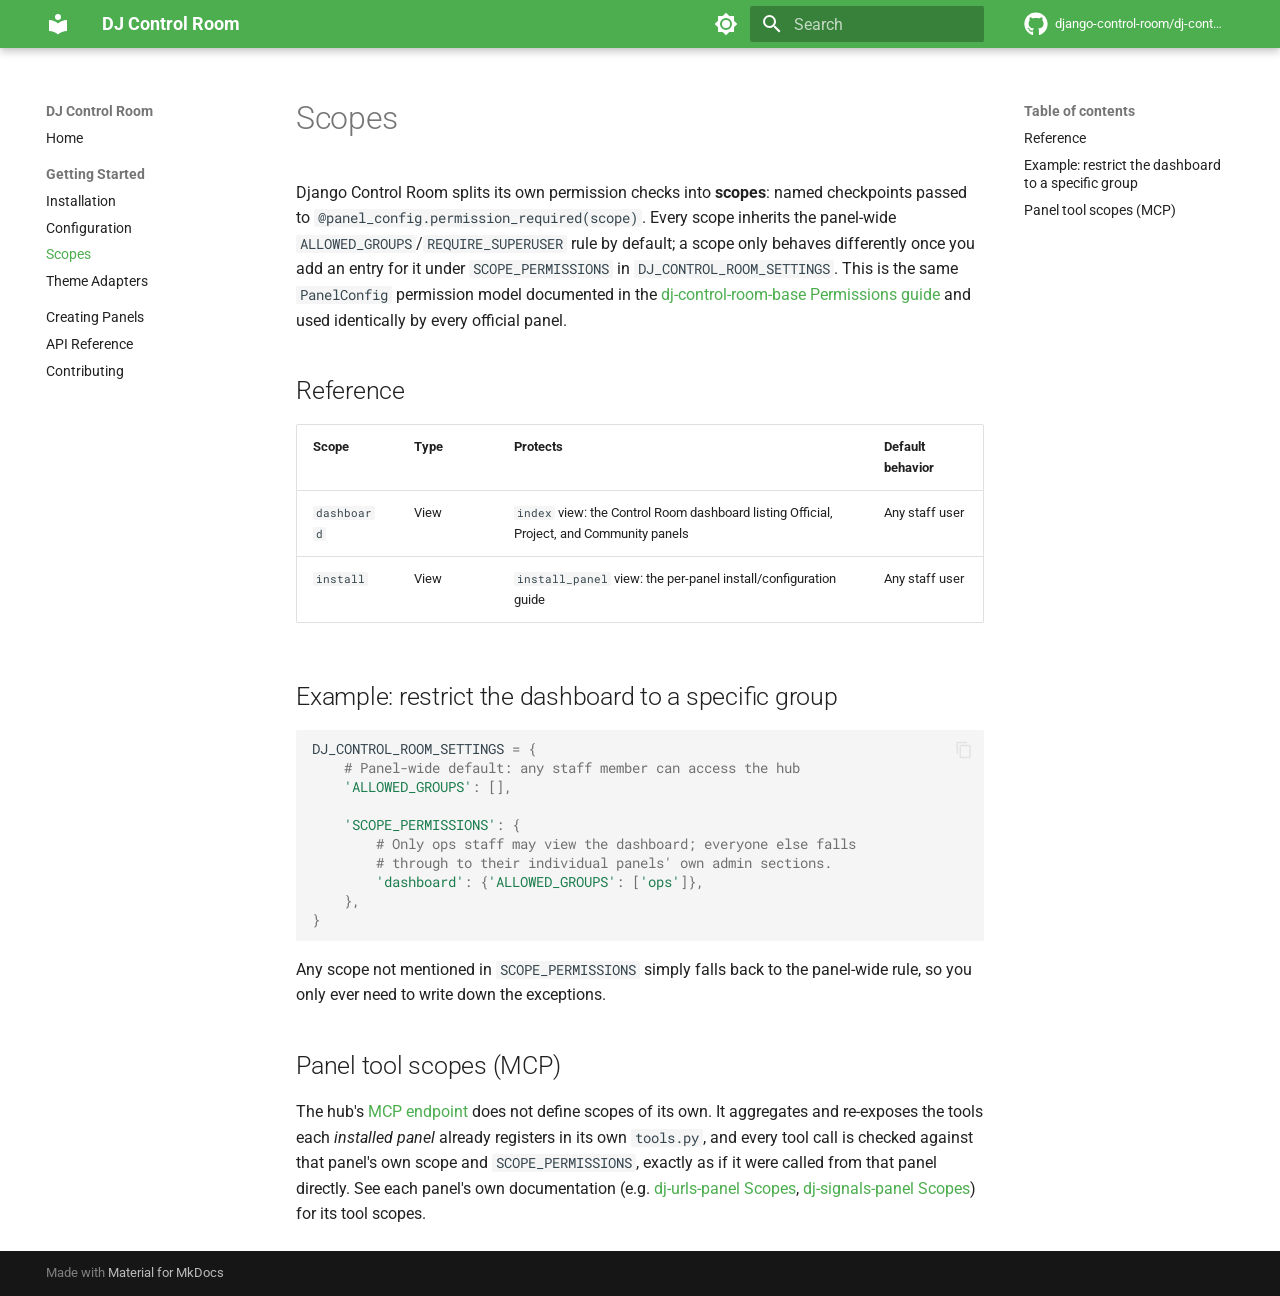
<file: scopes/index.html>
<!doctype html>
<html lang="en" class="no-js">
  <head>
    
      <meta charset="utf-8">
      <meta name="viewport" content="width=device-width,initial-scale=1">
      
        <meta name="description" content="The control room for your Django app">
      
      
        <meta name="author" content="Yasser Toruno">
      
      
        <link rel="canonical" href="https://django-control-room.github.io/dj-control-room/scopes/">
      
      
        <link rel="prev" href="../configuration/">
      
      
        <link rel="next" href="../themes/">
      
      <link rel="icon" href="../assets/images/favicon.png">
      <meta name="generator" content="mkdocs-1.6.1, mkdocs-material-9.1.12">
    
    
      
        <title>Scopes - DJ Control Room</title>
      
    
    
      <link rel="stylesheet" href="../assets/stylesheets/main.85bb2934.min.css">
      
        
        <link rel="stylesheet" href="../assets/stylesheets/palette.a6bdf11c.min.css">
      
      

    
    
    
      
        
        
        <link rel="preconnect" href="https://fonts.gstatic.com" crossorigin>
        <link rel="stylesheet" href="https://fonts.googleapis.com/css?family=Roboto:300,300i,400,400i,700,700i%7CRoboto+Mono:400,400i,700,700i&display=fallback">
        <style>:root{--md-text-font:"Roboto";--md-code-font:"Roboto Mono"}</style>
      
    
    
    <script>__md_scope=new URL("..",location),__md_hash=e=>[...e].reduce((e,_)=>(e<<5)-e+_.charCodeAt(0),0),__md_get=(e,_=localStorage,t=__md_scope)=>JSON.parse(_.getItem(t.pathname+"."+e)),__md_set=(e,_,t=localStorage,a=__md_scope)=>{try{t.setItem(a.pathname+"."+e,JSON.stringify(_))}catch(e){}}</script>
    
      

    
    
    
  </head>
  
  
    
    
      
    
    
    
    
    <body dir="ltr" data-md-color-scheme="default" data-md-color-primary="green" data-md-color-accent="green">
  
    
    
      <script>var palette=__md_get("__palette");if(palette&&"object"==typeof palette.color)for(var key of Object.keys(palette.color))document.body.setAttribute("data-md-color-"+key,palette.color[key])</script>
    
    <input class="md-toggle" data-md-toggle="drawer" type="checkbox" id="__drawer" autocomplete="off">
    <input class="md-toggle" data-md-toggle="search" type="checkbox" id="__search" autocomplete="off">
    <label class="md-overlay" for="__drawer"></label>
    <div data-md-component="skip">
      
        
        <a href="#scopes" class="md-skip">
          Skip to content
        </a>
      
    </div>
    <div data-md-component="announce">
      
    </div>
    
    
      

  

<header class="md-header md-header--shadow md-header--lifted" data-md-component="header">
  <nav class="md-header__inner md-grid" aria-label="Header">
    <a href=".." title="DJ Control Room" class="md-header__button md-logo" aria-label="DJ Control Room" data-md-component="logo">
      
  
  <svg xmlns="http://www.w3.org/2000/svg" viewBox="0 0 24 24"><path d="M12 8a3 3 0 0 0 3-3 3 3 0 0 0-3-3 3 3 0 0 0-3 3 3 3 0 0 0 3 3m0 3.54C9.64 9.35 6.5 8 3 8v11c3.5 0 6.64 1.35 9 3.54 2.36-2.19 5.5-3.54 9-3.54V8c-3.5 0-6.64 1.35-9 3.54Z"/></svg>

    </a>
    <label class="md-header__button md-icon" for="__drawer">
      <svg xmlns="http://www.w3.org/2000/svg" viewBox="0 0 24 24"><path d="M3 6h18v2H3V6m0 5h18v2H3v-2m0 5h18v2H3v-2Z"/></svg>
    </label>
    <div class="md-header__title" data-md-component="header-title">
      <div class="md-header__ellipsis">
        <div class="md-header__topic">
          <span class="md-ellipsis">
            DJ Control Room
          </span>
        </div>
        <div class="md-header__topic" data-md-component="header-topic">
          <span class="md-ellipsis">
            
              Scopes
            
          </span>
        </div>
      </div>
    </div>
    
      
        <form class="md-header__option" data-md-component="palette">
          
            
            
            
            <input class="md-option" data-md-color-media="" data-md-color-scheme="default" data-md-color-primary="green" data-md-color-accent="green"  aria-label="Switch to dark mode"  type="radio" name="__palette" id="__palette_1">
            
              <label class="md-header__button md-icon" title="Switch to dark mode" for="__palette_2" hidden>
                <svg xmlns="http://www.w3.org/2000/svg" viewBox="0 0 24 24"><path d="M12 8a4 4 0 0 0-4 4 4 4 0 0 0 4 4 4 4 0 0 0 4-4 4 4 0 0 0-4-4m0 10a6 6 0 0 1-6-6 6 6 0 0 1 6-6 6 6 0 0 1 6 6 6 6 0 0 1-6 6m8-9.31V4h-4.69L12 .69 8.69 4H4v4.69L.69 12 4 15.31V20h4.69L12 23.31 15.31 20H20v-4.69L23.31 12 20 8.69Z"/></svg>
              </label>
            
          
            
            
            
            <input class="md-option" data-md-color-media="" data-md-color-scheme="slate" data-md-color-primary="green" data-md-color-accent="green"  aria-label="Switch to light mode"  type="radio" name="__palette" id="__palette_2">
            
              <label class="md-header__button md-icon" title="Switch to light mode" for="__palette_1" hidden>
                <svg xmlns="http://www.w3.org/2000/svg" viewBox="0 0 24 24"><path d="M12 18c-.89 0-1.74-.2-2.5-.55C11.56 16.5 13 14.42 13 12c0-2.42-1.44-4.5-3.5-5.45C10.26 6.2 11.11 6 12 6a6 6 0 0 1 6 6 6 6 0 0 1-6 6m8-9.31V4h-4.69L12 .69 8.69 4H4v4.69L.69 12 4 15.31V20h4.69L12 23.31 15.31 20H20v-4.69L23.31 12 20 8.69Z"/></svg>
              </label>
            
          
        </form>
      
    
    
    
      <label class="md-header__button md-icon" for="__search">
        <svg xmlns="http://www.w3.org/2000/svg" viewBox="0 0 24 24"><path d="M9.5 3A6.5 6.5 0 0 1 16 9.5c0 1.61-.59 3.09-1.56 4.23l.27.27h.79l5 5-1.5 1.5-5-5v-.79l-.27-.27A6.516 6.516 0 0 1 9.5 16 6.5 6.5 0 0 1 3 9.5 6.5 6.5 0 0 1 9.5 3m0 2C7 5 5 7 5 9.5S7 14 9.5 14 14 12 14 9.5 12 5 9.5 5Z"/></svg>
      </label>
      <div class="md-search" data-md-component="search" role="dialog">
  <label class="md-search__overlay" for="__search"></label>
  <div class="md-search__inner" role="search">
    <form class="md-search__form" name="search">
      <input type="text" class="md-search__input" name="query" aria-label="Search" placeholder="Search" autocapitalize="off" autocorrect="off" autocomplete="off" spellcheck="false" data-md-component="search-query" required>
      <label class="md-search__icon md-icon" for="__search">
        <svg xmlns="http://www.w3.org/2000/svg" viewBox="0 0 24 24"><path d="M9.5 3A6.5 6.5 0 0 1 16 9.5c0 1.61-.59 3.09-1.56 4.23l.27.27h.79l5 5-1.5 1.5-5-5v-.79l-.27-.27A6.516 6.516 0 0 1 9.5 16 6.5 6.5 0 0 1 3 9.5 6.5 6.5 0 0 1 9.5 3m0 2C7 5 5 7 5 9.5S7 14 9.5 14 14 12 14 9.5 12 5 9.5 5Z"/></svg>
        <svg xmlns="http://www.w3.org/2000/svg" viewBox="0 0 24 24"><path d="M20 11v2H8l5.5 5.5-1.42 1.42L4.16 12l7.92-7.92L13.5 5.5 8 11h12Z"/></svg>
      </label>
      <nav class="md-search__options" aria-label="Search">
        
          <a href="javascript:void(0)" class="md-search__icon md-icon" title="Share" aria-label="Share" data-clipboard data-clipboard-text="" data-md-component="search-share" tabindex="-1">
            <svg xmlns="http://www.w3.org/2000/svg" viewBox="0 0 24 24"><path d="M18 16.08c-.76 0-1.44.3-1.96.77L8.91 12.7c.05-.23.09-.46.09-.7 0-.24-.04-.47-.09-.7l7.05-4.11c.54.5 1.25.81 2.04.81a3 3 0 0 0 3-3 3 3 0 0 0-3-3 3 3 0 0 0-3 3c0 .24.04.47.09.7L8.04 9.81C7.5 9.31 6.79 9 6 9a3 3 0 0 0-3 3 3 3 0 0 0 3 3c.79 0 1.5-.31 2.04-.81l7.12 4.15c-.05.21-.08.43-.08.66 0 1.61 1.31 2.91 2.92 2.91 1.61 0 2.92-1.3 2.92-2.91A2.92 2.92 0 0 0 18 16.08Z"/></svg>
          </a>
        
        <button type="reset" class="md-search__icon md-icon" title="Clear" aria-label="Clear" tabindex="-1">
          <svg xmlns="http://www.w3.org/2000/svg" viewBox="0 0 24 24"><path d="M19 6.41 17.59 5 12 10.59 6.41 5 5 6.41 10.59 12 5 17.59 6.41 19 12 13.41 17.59 19 19 17.59 13.41 12 19 6.41Z"/></svg>
        </button>
      </nav>
      
    </form>
    <div class="md-search__output">
      <div class="md-search__scrollwrap" data-md-scrollfix>
        <div class="md-search-result" data-md-component="search-result">
          <div class="md-search-result__meta">
            Initializing search
          </div>
          <ol class="md-search-result__list" role="presentation"></ol>
        </div>
      </div>
    </div>
  </div>
</div>
    
    
      <div class="md-header__source">
        <a href="https://github.com/django-control-room/dj-control-room" title="Go to repository" class="md-source" data-md-component="source">
  <div class="md-source__icon md-icon">
    
    <svg xmlns="http://www.w3.org/2000/svg" viewBox="0 0 496 512"><!--! Font Awesome Free 6.4.0 by @fontawesome - https://fontawesome.com License - https://fontawesome.com/license/free (Icons: CC BY 4.0, Fonts: SIL OFL 1.1, Code: MIT License) Copyright 2023 Fonticons, Inc.--><path d="M165.9 397.4c0 2-2.3 3.6-5.2 3.6-3.3.3-5.6-1.3-5.6-3.6 0-2 2.3-3.6 5.2-3.6 3-.3 5.6 1.3 5.6 3.6zm-31.1-4.5c-.7 2 1.3 4.3 4.3 4.9 2.6 1 5.6 0 6.2-2s-1.3-4.3-4.3-5.2c-2.6-.7-5.5.3-6.2 2.3zm44.2-1.7c-2.9.7-4.9 2.6-4.6 4.9.3 2 2.9 3.3 5.9 2.6 2.9-.7 4.9-2.6 4.6-4.6-.3-1.9-3-3.2-5.9-2.9zM244.8 8C106.1 8 0 113.3 0 252c0 110.9 69.8 205.8 169.5 239.2 12.8 2.3 17.3-5.6 17.3-12.1 0-6.2-.3-40.4-.3-61.4 0 0-70 15-84.7-29.8 0 0-11.4-29.1-27.8-36.6 0 0-22.9-15.7 1.6-15.4 0 0 24.9 2 38.6 25.8 21.9 38.6 58.6 27.5 72.9 20.9 2.3-16 8.8-27.1 16-33.7-55.9-6.2-112.3-14.3-112.3-110.5 0-27.5 7.6-41.3 23.6-58.9-2.6-6.5-11.1-33.3 2.6-67.9 20.9-6.5 69 27 69 27 20-5.6 41.5-8.5 62.8-8.5s42.8 2.9 62.8 8.5c0 0 48.1-33.6 69-27 13.7 34.7 5.2 61.4 2.6 67.9 16 17.7 25.8 31.5 25.8 58.9 0 96.5-58.9 104.2-114.8 110.5 9.2 7.9 17 22.9 17 46.4 0 33.7-.3 75.4-.3 83.6 0 6.5 4.6 14.4 17.3 12.1C428.2 457.8 496 362.9 496 252 496 113.3 383.5 8 244.8 8zM97.2 352.9c-1.3 1-1 3.3.7 5.2 1.6 1.6 3.9 2.3 5.2 1 1.3-1 1-3.3-.7-5.2-1.6-1.6-3.9-2.3-5.2-1zm-10.8-8.1c-.7 1.3.3 2.9 2.3 3.9 1.6 1 3.6.7 4.3-.7.7-1.3-.3-2.9-2.3-3.9-2-.6-3.6-.3-4.3.7zm32.4 35.6c-1.6 1.3-1 4.3 1.3 6.2 2.3 2.3 5.2 2.6 6.5 1 1.3-1.3.7-4.3-1.3-6.2-2.2-2.3-5.2-2.6-6.5-1zm-11.4-14.7c-1.6 1-1.6 3.6 0 5.9 1.6 2.3 4.3 3.3 5.6 2.3 1.6-1.3 1.6-3.9 0-6.2-1.4-2.3-4-3.3-5.6-2z"/></svg>
  </div>
  <div class="md-source__repository">
    django-control-room/dj-control-room
  </div>
</a>
      </div>
    
  </nav>
  
    
  
</header>
    
    <div class="md-container" data-md-component="container">
      
      
        
      
      <main class="md-main" data-md-component="main">
        <div class="md-main__inner md-grid">
          
            
              
              <div class="md-sidebar md-sidebar--primary" data-md-component="sidebar" data-md-type="navigation" >
                <div class="md-sidebar__scrollwrap">
                  <div class="md-sidebar__inner">
                    


<nav class="md-nav md-nav--primary" aria-label="Navigation" data-md-level="0">
  <label class="md-nav__title" for="__drawer">
    <a href=".." title="DJ Control Room" class="md-nav__button md-logo" aria-label="DJ Control Room" data-md-component="logo">
      
  
  <svg xmlns="http://www.w3.org/2000/svg" viewBox="0 0 24 24"><path d="M12 8a3 3 0 0 0 3-3 3 3 0 0 0-3-3 3 3 0 0 0-3 3 3 3 0 0 0 3 3m0 3.54C9.64 9.35 6.5 8 3 8v11c3.5 0 6.64 1.35 9 3.54 2.36-2.19 5.5-3.54 9-3.54V8c-3.5 0-6.64 1.35-9 3.54Z"/></svg>

    </a>
    DJ Control Room
  </label>
  
    <div class="md-nav__source">
      <a href="https://github.com/django-control-room/dj-control-room" title="Go to repository" class="md-source" data-md-component="source">
  <div class="md-source__icon md-icon">
    
    <svg xmlns="http://www.w3.org/2000/svg" viewBox="0 0 496 512"><!--! Font Awesome Free 6.4.0 by @fontawesome - https://fontawesome.com License - https://fontawesome.com/license/free (Icons: CC BY 4.0, Fonts: SIL OFL 1.1, Code: MIT License) Copyright 2023 Fonticons, Inc.--><path d="M165.9 397.4c0 2-2.3 3.6-5.2 3.6-3.3.3-5.6-1.3-5.6-3.6 0-2 2.3-3.6 5.2-3.6 3-.3 5.6 1.3 5.6 3.6zm-31.1-4.5c-.7 2 1.3 4.3 4.3 4.9 2.6 1 5.6 0 6.2-2s-1.3-4.3-4.3-5.2c-2.6-.7-5.5.3-6.2 2.3zm44.2-1.7c-2.9.7-4.9 2.6-4.6 4.9.3 2 2.9 3.3 5.9 2.6 2.9-.7 4.9-2.6 4.6-4.6-.3-1.9-3-3.2-5.9-2.9zM244.8 8C106.1 8 0 113.3 0 252c0 110.9 69.8 205.8 169.5 239.2 12.8 2.3 17.3-5.6 17.3-12.1 0-6.2-.3-40.4-.3-61.4 0 0-70 15-84.7-29.8 0 0-11.4-29.1-27.8-36.6 0 0-22.9-15.7 1.6-15.4 0 0 24.9 2 38.6 25.8 21.9 38.6 58.6 27.5 72.9 20.9 2.3-16 8.8-27.1 16-33.7-55.9-6.2-112.3-14.3-112.3-110.5 0-27.5 7.6-41.3 23.6-58.9-2.6-6.5-11.1-33.3 2.6-67.9 20.9-6.5 69 27 69 27 20-5.6 41.5-8.5 62.8-8.5s42.8 2.9 62.8 8.5c0 0 48.1-33.6 69-27 13.7 34.7 5.2 61.4 2.6 67.9 16 17.7 25.8 31.5 25.8 58.9 0 96.5-58.9 104.2-114.8 110.5 9.2 7.9 17 22.9 17 46.4 0 33.7-.3 75.4-.3 83.6 0 6.5 4.6 14.4 17.3 12.1C428.2 457.8 496 362.9 496 252 496 113.3 383.5 8 244.8 8zM97.2 352.9c-1.3 1-1 3.3.7 5.2 1.6 1.6 3.9 2.3 5.2 1 1.3-1 1-3.3-.7-5.2-1.6-1.6-3.9-2.3-5.2-1zm-10.8-8.1c-.7 1.3.3 2.9 2.3 3.9 1.6 1 3.6.7 4.3-.7.7-1.3-.3-2.9-2.3-3.9-2-.6-3.6-.3-4.3.7zm32.4 35.6c-1.6 1.3-1 4.3 1.3 6.2 2.3 2.3 5.2 2.6 6.5 1 1.3-1.3.7-4.3-1.3-6.2-2.2-2.3-5.2-2.6-6.5-1zm-11.4-14.7c-1.6 1-1.6 3.6 0 5.9 1.6 2.3 4.3 3.3 5.6 2.3 1.6-1.3 1.6-3.9 0-6.2-1.4-2.3-4-3.3-5.6-2z"/></svg>
  </div>
  <div class="md-source__repository">
    django-control-room/dj-control-room
  </div>
</a>
    </div>
  
  <ul class="md-nav__list" data-md-scrollfix>
    
      
      
      

  
  
  
    <li class="md-nav__item">
      <a href=".." class="md-nav__link">
        Home
      </a>
    </li>
  

    
      
      
      

  
  
    
  
  
    
      
    
    <li class="md-nav__item md-nav__item--active md-nav__item--section md-nav__item--nested">
      
      
      
      
      <input class="md-nav__toggle md-toggle " type="checkbox" id="__nav_2" checked>
      
      
      
        <label class="md-nav__link" for="__nav_2" id="__nav_2_label" tabindex="0">
          Getting Started
          <span class="md-nav__icon md-icon"></span>
        </label>
      
      <nav class="md-nav" data-md-level="1" aria-labelledby="__nav_2_label" aria-expanded="true">
        <label class="md-nav__title" for="__nav_2">
          <span class="md-nav__icon md-icon"></span>
          Getting Started
        </label>
        <ul class="md-nav__list" data-md-scrollfix>
          
            
              
  
  
  
    <li class="md-nav__item">
      <a href="../installation/" class="md-nav__link">
        Installation
      </a>
    </li>
  

            
          
            
              
  
  
  
    <li class="md-nav__item">
      <a href="../configuration/" class="md-nav__link">
        Configuration
      </a>
    </li>
  

            
          
            
              
  
  
    
  
  
    <li class="md-nav__item md-nav__item--active">
      
      <input class="md-nav__toggle md-toggle" type="checkbox" id="__toc">
      
      
        
      
      
        <label class="md-nav__link md-nav__link--active" for="__toc">
          Scopes
          <span class="md-nav__icon md-icon"></span>
        </label>
      
      <a href="./" class="md-nav__link md-nav__link--active">
        Scopes
      </a>
      
        

<nav class="md-nav md-nav--secondary" aria-label="Table of contents">
  
  
  
    
  
  
    <label class="md-nav__title" for="__toc">
      <span class="md-nav__icon md-icon"></span>
      Table of contents
    </label>
    <ul class="md-nav__list" data-md-component="toc" data-md-scrollfix>
      
        <li class="md-nav__item">
  <a href="#reference" class="md-nav__link">
    Reference
  </a>
  
</li>
      
        <li class="md-nav__item">
  <a href="#example-restrict-the-dashboard-to-a-specific-group" class="md-nav__link">
    Example: restrict the dashboard to a specific group
  </a>
  
</li>
      
        <li class="md-nav__item">
  <a href="#panel-tool-scopes-mcp" class="md-nav__link">
    Panel tool scopes (MCP)
  </a>
  
</li>
      
    </ul>
  
</nav>
      
    </li>
  

            
          
            
              
  
  
  
    <li class="md-nav__item">
      <a href="../themes/" class="md-nav__link">
        Theme Adapters
      </a>
    </li>
  

            
          
        </ul>
      </nav>
    </li>
  

    
      
      
      

  
  
  
    <li class="md-nav__item">
      <a href="../creating-panels/" class="md-nav__link">
        Creating Panels
      </a>
    </li>
  

    
      
      
      

  
  
  
    <li class="md-nav__item">
      <a href="../api-reference/" class="md-nav__link">
        API Reference
      </a>
    </li>
  

    
      
      
      

  
  
  
    <li class="md-nav__item">
      <a href="../contributing/" class="md-nav__link">
        Contributing
      </a>
    </li>
  

    
  </ul>
</nav>
                  </div>
                </div>
              </div>
            
            
              
              <div class="md-sidebar md-sidebar--secondary" data-md-component="sidebar" data-md-type="toc" >
                <div class="md-sidebar__scrollwrap">
                  <div class="md-sidebar__inner">
                    

<nav class="md-nav md-nav--secondary" aria-label="Table of contents">
  
  
  
    
  
  
    <label class="md-nav__title" for="__toc">
      <span class="md-nav__icon md-icon"></span>
      Table of contents
    </label>
    <ul class="md-nav__list" data-md-component="toc" data-md-scrollfix>
      
        <li class="md-nav__item">
  <a href="#reference" class="md-nav__link">
    Reference
  </a>
  
</li>
      
        <li class="md-nav__item">
  <a href="#example-restrict-the-dashboard-to-a-specific-group" class="md-nav__link">
    Example: restrict the dashboard to a specific group
  </a>
  
</li>
      
        <li class="md-nav__item">
  <a href="#panel-tool-scopes-mcp" class="md-nav__link">
    Panel tool scopes (MCP)
  </a>
  
</li>
      
    </ul>
  
</nav>
                  </div>
                </div>
              </div>
            
          
          
            <div class="md-content" data-md-component="content">
              <article class="md-content__inner md-typeset">
                
                  

  
  


<h1 id="scopes">Scopes</h1>
<p>Django Control Room splits its own permission checks into <strong>scopes</strong>: named checkpoints passed to <code>@panel_config.permission_required(scope)</code>. Every scope inherits the panel-wide <code>ALLOWED_GROUPS</code>/<code>REQUIRE_SUPERUSER</code> rule by default; a scope only behaves differently once you add an entry for it under <code>SCOPE_PERMISSIONS</code> in <code>DJ_CONTROL_ROOM_SETTINGS</code>. This is the same <code>PanelConfig</code> permission model documented in the <a href="https://django-control-room.github.io/dj-control-room-base/configuration/#permissions">dj-control-room-base Permissions guide</a> and used identically by every official panel.</p>
<h2 id="reference">Reference</h2>
<table>
<thead>
<tr>
<th>Scope</th>
<th>Type</th>
<th>Protects</th>
<th>Default behavior</th>
</tr>
</thead>
<tbody>
<tr>
<td><code>dashboard</code></td>
<td>View</td>
<td><code>index</code> view: the Control Room dashboard listing Official, Project, and Community panels</td>
<td>Any staff user</td>
</tr>
<tr>
<td><code>install</code></td>
<td>View</td>
<td><code>install_panel</code> view: the per-panel install/configuration guide</td>
<td>Any staff user</td>
</tr>
</tbody>
</table>
<h2 id="example-restrict-the-dashboard-to-a-specific-group">Example: restrict the dashboard to a specific group</h2>
<div class="language-python highlight"><pre><span></span><code><span id="__span-0-1"><a id="__codelineno-0-1" name="__codelineno-0-1" href="#__codelineno-0-1"></a><span class="n">DJ_CONTROL_ROOM_SETTINGS</span> <span class="o">=</span> <span class="p">{</span>
</span><span id="__span-0-2"><a id="__codelineno-0-2" name="__codelineno-0-2" href="#__codelineno-0-2"></a>    <span class="c1"># Panel-wide default: any staff member can access the hub</span>
</span><span id="__span-0-3"><a id="__codelineno-0-3" name="__codelineno-0-3" href="#__codelineno-0-3"></a>    <span class="s1">'ALLOWED_GROUPS'</span><span class="p">:</span> <span class="p">[],</span>
</span><span id="__span-0-4"><a id="__codelineno-0-4" name="__codelineno-0-4" href="#__codelineno-0-4"></a>
</span><span id="__span-0-5"><a id="__codelineno-0-5" name="__codelineno-0-5" href="#__codelineno-0-5"></a>    <span class="s1">'SCOPE_PERMISSIONS'</span><span class="p">:</span> <span class="p">{</span>
</span><span id="__span-0-6"><a id="__codelineno-0-6" name="__codelineno-0-6" href="#__codelineno-0-6"></a>        <span class="c1"># Only ops staff may view the dashboard; everyone else falls</span>
</span><span id="__span-0-7"><a id="__codelineno-0-7" name="__codelineno-0-7" href="#__codelineno-0-7"></a>        <span class="c1"># through to their individual panels' own admin sections.</span>
</span><span id="__span-0-8"><a id="__codelineno-0-8" name="__codelineno-0-8" href="#__codelineno-0-8"></a>        <span class="s1">'dashboard'</span><span class="p">:</span> <span class="p">{</span><span class="s1">'ALLOWED_GROUPS'</span><span class="p">:</span> <span class="p">[</span><span class="s1">'ops'</span><span class="p">]},</span>
</span><span id="__span-0-9"><a id="__codelineno-0-9" name="__codelineno-0-9" href="#__codelineno-0-9"></a>    <span class="p">},</span>
</span><span id="__span-0-10"><a id="__codelineno-0-10" name="__codelineno-0-10" href="#__codelineno-0-10"></a><span class="p">}</span>
</span></code></pre></div>
<p>Any scope not mentioned in <code>SCOPE_PERMISSIONS</code> simply falls back to the panel-wide rule, so you only ever need to write down the exceptions.</p>
<h2 id="panel-tool-scopes-mcp">Panel tool scopes (MCP)</h2>
<p>The hub's <a href="../configuration/#ai-agent-integration-mcp">MCP endpoint</a> does not define scopes of its own. It aggregates and re-exposes the tools each <em>installed panel</em> already registers in its own <code>tools.py</code>, and every tool call is checked against that panel's own scope and <code>SCOPE_PERMISSIONS</code>, exactly as if it were called from that panel directly. See each panel's own documentation (e.g. <a href="https://django-control-room.github.io/dj-urls-panel/scopes/">dj-urls-panel Scopes</a>, <a href="https://django-control-room.github.io/dj-signals-panel/scopes/">dj-signals-panel Scopes</a>) for its tool scopes.</p>





                
              </article>
            </div>
          
          
        </div>
        
          <button type="button" class="md-top md-icon" data-md-component="top" hidden>
            <svg xmlns="http://www.w3.org/2000/svg" viewBox="0 0 24 24"><path d="M13 20h-2V8l-5.5 5.5-1.42-1.42L12 4.16l7.92 7.92-1.42 1.42L13 8v12Z"/></svg>
            Back to top
          </button>
        
      </main>
      
        <footer class="md-footer">
  
  <div class="md-footer-meta md-typeset">
    <div class="md-footer-meta__inner md-grid">
      <div class="md-copyright">
  
  
    Made with
    <a href="https://squidfunk.github.io/mkdocs-material/" target="_blank" rel="noopener">
      Material for MkDocs
    </a>
  
</div>
      
    </div>
  </div>
</footer>
      
    </div>
    <div class="md-dialog" data-md-component="dialog">
      <div class="md-dialog__inner md-typeset"></div>
    </div>
    
    <script id="__config" type="application/json">{"base": "..", "features": ["navigation.tabs.sticky", "navigation.sections", "navigation.expand", "navigation.path", "navigation.top", "search.highlight", "search.share", "content.code.copy", "content.code.annotate"], "search": "../assets/javascripts/workers/search.208ed371.min.js", "translations": {"clipboard.copied": "Copied to clipboard", "clipboard.copy": "Copy to clipboard", "search.result.more.one": "1 more on this page", "search.result.more.other": "# more on this page", "search.result.none": "No matching documents", "search.result.one": "1 matching document", "search.result.other": "# matching documents", "search.result.placeholder": "Type to start searching", "search.result.term.missing": "Missing", "select.version": "Select version"}}</script>
    
    
      <script src="../assets/javascripts/bundle.c2be25ad.min.js"></script>
      
    
  </body>
</html>
</file>
<file: assets/stylesheets/main.85bb2934.min.css>
@charset "UTF-8";html{-webkit-text-size-adjust:none;-moz-text-size-adjust:none;text-size-adjust:none;box-sizing:border-box}*,:after,:before{box-sizing:inherit}@media (prefers-reduced-motion){*,:after,:before{transition:none!important}}body{margin:0}a,button,input,label{-webkit-tap-highlight-color:transparent}a{color:inherit;text-decoration:none}hr{border:0;box-sizing:initial;display:block;height:.05rem;overflow:visible;padding:0}small{font-size:80%}sub,sup{line-height:1em}img{border-style:none}table{border-collapse:initial;border-spacing:0}td,th{font-weight:400;vertical-align:top}button{background:#0000;border:0;font-family:inherit;font-size:inherit;margin:0;padding:0}input{border:0;outline:none}:root{--md-primary-fg-color:#4051b5;--md-primary-fg-color--light:#5d6cc0;--md-primary-fg-color--dark:#303fa1;--md-primary-bg-color:#fff;--md-primary-bg-color--light:#ffffffb3;--md-accent-fg-color:#526cfe;--md-accent-fg-color--transparent:#526cfe1a;--md-accent-bg-color:#fff;--md-accent-bg-color--light:#ffffffb3}[data-md-color-scheme=default] img[src$="#gh-dark-mode-only"],[data-md-color-scheme=default] img[src$="#only-dark"]{display:none}:root,[data-md-color-scheme=default]{--md-default-fg-color:#000000de;--md-default-fg-color--light:#0000008a;--md-default-fg-color--lighter:#00000052;--md-default-fg-color--lightest:#00000012;--md-default-bg-color:#fff;--md-default-bg-color--light:#ffffffb3;--md-default-bg-color--lighter:#ffffff4d;--md-default-bg-color--lightest:#ffffff1f;--md-code-fg-color:#36464e;--md-code-bg-color:#f5f5f5;--md-code-hl-color:#ffff0080;--md-code-hl-number-color:#d52a2a;--md-code-hl-special-color:#db1457;--md-code-hl-function-color:#a846b9;--md-code-hl-constant-color:#6e59d9;--md-code-hl-keyword-color:#3f6ec6;--md-code-hl-string-color:#1c7d4d;--md-code-hl-name-color:var(--md-code-fg-color);--md-code-hl-operator-color:var(--md-default-fg-color--light);--md-code-hl-punctuation-color:var(--md-default-fg-color--light);--md-code-hl-comment-color:var(--md-default-fg-color--light);--md-code-hl-generic-color:var(--md-default-fg-color--light);--md-code-hl-variable-color:var(--md-default-fg-color--light);--md-typeset-color:var(--md-default-fg-color);--md-typeset-a-color:var(--md-primary-fg-color);--md-typeset-mark-color:#ffff0080;--md-typeset-del-color:#f5503d26;--md-typeset-ins-color:#0bd57026;--md-typeset-kbd-color:#fafafa;--md-typeset-kbd-accent-color:#fff;--md-typeset-kbd-border-color:#b8b8b8;--md-typeset-table-color:#0000001f;--md-typeset-table-color--light:rgba(0,0,0,.035);--md-admonition-fg-color:var(--md-default-fg-color);--md-admonition-bg-color:var(--md-default-bg-color);--md-warning-fg-color:#000000de;--md-warning-bg-color:#ff9;--md-footer-fg-color:#fff;--md-footer-fg-color--light:#ffffffb3;--md-footer-fg-color--lighter:#ffffff73;--md-footer-bg-color:#000000de;--md-footer-bg-color--dark:#00000052;--md-shadow-z1:0 0.2rem 0.5rem #0000000d,0 0 0.05rem #0000001a;--md-shadow-z2:0 0.2rem 0.5rem #0000001a,0 0 0.05rem #00000040;--md-shadow-z3:0 0.2rem 0.5rem #0003,0 0 0.05rem #00000059}.md-icon svg{fill:currentcolor;display:block;height:1.2rem;width:1.2rem}body{-webkit-font-smoothing:antialiased;-moz-osx-font-smoothing:grayscale;--md-text-font-family:var(--md-text-font,_),-apple-system,BlinkMacSystemFont,Helvetica,Arial,sans-serif;--md-code-font-family:var(--md-code-font,_),SFMono-Regular,Consolas,Menlo,monospace}aside,body,input{font-feature-settings:"kern","liga";color:var(--md-typeset-color);font-family:var(--md-text-font-family)}code,kbd,pre{font-feature-settings:"kern";font-family:var(--md-code-font-family)}:root{--md-typeset-table-sort-icon:url('data:image/svg+xml;charset=utf-8,<svg xmlns="http://www.w3.org/2000/svg" viewBox="0 0 24 24"><path d="m18 21-4-4h3V7h-3l4-4 4 4h-3v10h3M2 19v-2h10v2M2 13v-2h7v2M2 7V5h4v2H2Z"/></svg>');--md-typeset-table-sort-icon--asc:url('data:image/svg+xml;charset=utf-8,<svg xmlns="http://www.w3.org/2000/svg" viewBox="0 0 24 24"><path d="M19 17h3l-4 4-4-4h3V3h2M2 17h10v2H2M6 5v2H2V5m0 6h7v2H2v-2Z"/></svg>');--md-typeset-table-sort-icon--desc:url('data:image/svg+xml;charset=utf-8,<svg xmlns="http://www.w3.org/2000/svg" viewBox="0 0 24 24"><path d="M19 7h3l-4-4-4 4h3v14h2M2 17h10v2H2M6 5v2H2V5m0 6h7v2H2v-2Z"/></svg>')}.md-typeset{-webkit-print-color-adjust:exact;color-adjust:exact;font-size:.8rem;line-height:1.6}@media print{.md-typeset{font-size:.68rem}}.md-typeset blockquote,.md-typeset dl,.md-typeset figure,.md-typeset ol,.md-typeset pre,.md-typeset ul{margin-bottom:1em;margin-top:1em}.md-typeset h1{color:var(--md-default-fg-color--light);font-size:2em;line-height:1.3;margin:0 0 1.25em}.md-typeset h1,.md-typeset h2{font-weight:300;letter-spacing:-.01em}.md-typeset h2{font-size:1.5625em;line-height:1.4;margin:1.6em 0 .64em}.md-typeset h3{font-size:1.25em;font-weight:400;letter-spacing:-.01em;line-height:1.5;margin:1.6em 0 .8em}.md-typeset h2+h3{margin-top:.8em}.md-typeset h4{font-weight:700;letter-spacing:-.01em;margin:1em 0}.md-typeset h5,.md-typeset h6{color:var(--md-default-fg-color--light);font-size:.8em;font-weight:700;letter-spacing:-.01em;margin:1.25em 0}.md-typeset h5{text-transform:uppercase}.md-typeset hr{border-bottom:.05rem solid var(--md-default-fg-color--lightest);display:flow-root;margin:1.5em 0}.md-typeset a{color:var(--md-typeset-a-color);word-break:break-word}.md-typeset a,.md-typeset a:before{transition:color 125ms}.md-typeset a:focus,.md-typeset a:hover{color:var(--md-accent-fg-color)}.md-typeset a:focus code,.md-typeset a:hover code{background-color:var(--md-accent-fg-color--transparent)}.md-typeset a code{color:currentcolor;transition:background-color 125ms}.md-typeset a.focus-visible{outline-color:var(--md-accent-fg-color);outline-offset:.2rem}.md-typeset code,.md-typeset kbd,.md-typeset pre{color:var(--md-code-fg-color);direction:ltr;font-variant-ligatures:none}@media print{.md-typeset code,.md-typeset kbd,.md-typeset pre{white-space:pre-wrap}}.md-typeset code{background-color:var(--md-code-bg-color);border-radius:.1rem;-webkit-box-decoration-break:clone;box-decoration-break:clone;font-size:.85em;padding:0 .2941176471em;word-break:break-word}.md-typeset code:not(.focus-visible){-webkit-tap-highlight-color:transparent;outline:none}.md-typeset pre{display:flow-root;line-height:1.4;position:relative}.md-typeset pre>code{-webkit-box-decoration-break:slice;box-decoration-break:slice;box-shadow:none;display:block;margin:0;outline-color:var(--md-accent-fg-color);overflow:auto;padding:.7720588235em 1.1764705882em;scrollbar-color:var(--md-default-fg-color--lighter) #0000;scrollbar-width:thin;touch-action:auto;word-break:normal}.md-typeset pre>code:hover{scrollbar-color:var(--md-accent-fg-color) #0000}.md-typeset pre>code::-webkit-scrollbar{height:.2rem;width:.2rem}.md-typeset pre>code::-webkit-scrollbar-thumb{background-color:var(--md-default-fg-color--lighter)}.md-typeset pre>code::-webkit-scrollbar-thumb:hover{background-color:var(--md-accent-fg-color)}.md-typeset kbd{background-color:var(--md-typeset-kbd-color);border-radius:.1rem;box-shadow:0 .1rem 0 .05rem var(--md-typeset-kbd-border-color),0 .1rem 0 var(--md-typeset-kbd-border-color),0 -.1rem .2rem var(--md-typeset-kbd-accent-color) inset;color:var(--md-default-fg-color);display:inline-block;font-size:.75em;padding:0 .6666666667em;vertical-align:text-top;word-break:break-word}.md-typeset mark{background-color:var(--md-typeset-mark-color);-webkit-box-decoration-break:clone;box-decoration-break:clone;color:inherit;word-break:break-word}.md-typeset abbr{border-bottom:.05rem dotted var(--md-default-fg-color--light);cursor:help;text-decoration:none}@media (hover:none){.md-typeset abbr[title]:focus:after,.md-typeset abbr[title]:hover:after{background-color:var(--md-default-fg-color);border-radius:.1rem;box-shadow:var(--md-shadow-z3);color:var(--md-default-bg-color);content:attr(title);font-size:.7rem;left:.8rem;margin-top:2em;padding:.2rem .3rem;position:absolute;right:.8rem}}.md-typeset small{opacity:.75}[dir=ltr] .md-typeset sub,[dir=ltr] .md-typeset sup{margin-left:.078125em}[dir=rtl] .md-typeset sub,[dir=rtl] .md-typeset sup{margin-right:.078125em}[dir=ltr] .md-typeset blockquote{padding-left:.6rem}[dir=rtl] .md-typeset blockquote{padding-right:.6rem}[dir=ltr] .md-typeset blockquote{border-left:.2rem solid var(--md-default-fg-color--lighter)}[dir=rtl] .md-typeset blockquote{border-right:.2rem solid var(--md-default-fg-color--lighter)}.md-typeset blockquote{color:var(--md-default-fg-color--light);margin-left:0;margin-right:0}.md-typeset ul{list-style-type:disc}[dir=ltr] .md-typeset ol,[dir=ltr] .md-typeset ul{margin-left:.625em}[dir=rtl] .md-typeset ol,[dir=rtl] .md-typeset ul{margin-right:.625em}.md-typeset ol,.md-typeset ul{padding:0}.md-typeset ol:not([hidden]),.md-typeset ul:not([hidden]){display:flow-root}.md-typeset ol ol,.md-typeset ul ol{list-style-type:lower-alpha}.md-typeset ol ol ol,.md-typeset ul ol ol{list-style-type:lower-roman}[dir=ltr] .md-typeset ol li,[dir=ltr] .md-typeset ul li{margin-left:1.25em}[dir=rtl] .md-typeset ol li,[dir=rtl] .md-typeset ul li{margin-right:1.25em}.md-typeset ol li,.md-typeset ul li{margin-bottom:.5em}.md-typeset ol li blockquote,.md-typeset ol li p,.md-typeset ul li blockquote,.md-typeset ul li p{margin:.5em 0}.md-typeset ol li:last-child,.md-typeset ul li:last-child{margin-bottom:0}[dir=ltr] .md-typeset ol li ol,[dir=ltr] .md-typeset ol li ul,[dir=ltr] .md-typeset ul li ol,[dir=ltr] .md-typeset ul li ul{margin-left:.625em}[dir=rtl] .md-typeset ol li ol,[dir=rtl] .md-typeset ol li ul,[dir=rtl] .md-typeset ul li ol,[dir=rtl] .md-typeset ul li ul{margin-right:.625em}.md-typeset ol li ol,.md-typeset ol li ul,.md-typeset ul li ol,.md-typeset ul li ul{margin-bottom:.5em;margin-top:.5em}[dir=ltr] .md-typeset dd{margin-left:1.875em}[dir=rtl] .md-typeset dd{margin-right:1.875em}.md-typeset dd{margin-bottom:1.5em;margin-top:1em}.md-typeset img,.md-typeset svg,.md-typeset video{height:auto;max-width:100%}.md-typeset img[align=left]{margin:1em 1em 1em 0}.md-typeset img[align=right]{margin:1em 0 1em 1em}.md-typeset img[align]:only-child{margin-top:0}.md-typeset figure{display:flow-root;margin:1em auto;max-width:100%;text-align:center;width:-webkit-fit-content;width:-moz-fit-content;width:fit-content}.md-typeset figure img{display:block}.md-typeset figcaption{font-style:italic;margin:1em auto;max-width:24rem}.md-typeset iframe{max-width:100%}.md-typeset table:not([class]){background-color:var(--md-default-bg-color);border:.05rem solid var(--md-typeset-table-color);border-radius:.1rem;display:inline-block;font-size:.64rem;max-width:100%;overflow:auto;touch-action:auto}@media print{.md-typeset table:not([class]){display:table}}.md-typeset table:not([class])+*{margin-top:1.5em}.md-typeset table:not([class]) td>:first-child,.md-typeset table:not([class]) th>:first-child{margin-top:0}.md-typeset table:not([class]) td>:last-child,.md-typeset table:not([class]) th>:last-child{margin-bottom:0}.md-typeset table:not([class]) td:not([align]),.md-typeset table:not([class]) th:not([align]){text-align:left}[dir=rtl] .md-typeset table:not([class]) td:not([align]),[dir=rtl] .md-typeset table:not([class]) th:not([align]){text-align:right}.md-typeset table:not([class]) th{font-weight:700;min-width:5rem;padding:.9375em 1.25em;vertical-align:top}.md-typeset table:not([class]) td{border-top:.05rem solid var(--md-typeset-table-color);padding:.9375em 1.25em;vertical-align:top}.md-typeset table:not([class]) tbody tr{transition:background-color 125ms}.md-typeset table:not([class]) tbody tr:hover{background-color:var(--md-typeset-table-color--light);box-shadow:0 .05rem 0 var(--md-default-bg-color) inset}.md-typeset table:not([class]) a{word-break:normal}.md-typeset table th[role=columnheader]{cursor:pointer}[dir=ltr] .md-typeset table th[role=columnheader]:after{margin-left:.5em}[dir=rtl] .md-typeset table th[role=columnheader]:after{margin-right:.5em}.md-typeset table th[role=columnheader]:after{content:"";display:inline-block;height:1.2em;-webkit-mask-image:var(--md-typeset-table-sort-icon);mask-image:var(--md-typeset-table-sort-icon);-webkit-mask-repeat:no-repeat;mask-repeat:no-repeat;-webkit-mask-size:contain;mask-size:contain;transition:background-color 125ms;vertical-align:text-bottom;width:1.2em}.md-typeset table th[role=columnheader]:hover:after{background-color:var(--md-default-fg-color--lighter)}.md-typeset table th[role=columnheader][aria-sort=ascending]:after{background-color:var(--md-default-fg-color--light);-webkit-mask-image:var(--md-typeset-table-sort-icon--asc);mask-image:var(--md-typeset-table-sort-icon--asc)}.md-typeset table th[role=columnheader][aria-sort=descending]:after{background-color:var(--md-default-fg-color--light);-webkit-mask-image:var(--md-typeset-table-sort-icon--desc);mask-image:var(--md-typeset-table-sort-icon--desc)}.md-typeset__scrollwrap{margin:1em -.8rem;overflow-x:auto;touch-action:auto}.md-typeset__table{display:inline-block;margin-bottom:.5em;padding:0 .8rem}@media print{.md-typeset__table{display:block}}html .md-typeset__table table{display:table;margin:0;overflow:hidden;width:100%}@media screen and (max-width:44.9375em){.md-content__inner>pre{margin:1em -.8rem}.md-content__inner>pre code{border-radius:0}}.md-banner{background-color:var(--md-footer-bg-color);color:var(--md-footer-fg-color);overflow:auto}@media print{.md-banner{display:none}}.md-banner--warning{background-color:var(--md-warning-bg-color);color:var(--md-warning-fg-color)}.md-banner__inner{font-size:.7rem;margin:.6rem auto;padding:0 .8rem}[dir=ltr] .md-banner__button{float:right}[dir=rtl] .md-banner__button{float:left}.md-banner__button{color:inherit;cursor:pointer;transition:opacity .25s}.md-banner__button:hover{opacity:.7}html{font-size:125%;height:100%;overflow-x:hidden}@media screen and (min-width:100em){html{font-size:137.5%}}@media screen and (min-width:125em){html{font-size:150%}}body{background-color:var(--md-default-bg-color);display:flex;flex-direction:column;font-size:.5rem;min-height:100%;position:relative;width:100%}@media print{body{display:block}}@media screen and (max-width:59.9375em){body[data-md-scrolllock]{position:fixed}}.md-grid{margin-left:auto;margin-right:auto;max-width:61rem}.md-container{display:flex;flex-direction:column;flex-grow:1}@media print{.md-container{display:block}}.md-main{flex-grow:1}.md-main__inner{display:flex;height:100%;margin-top:1.5rem}.md-ellipsis{overflow:hidden;text-overflow:ellipsis}.md-toggle{display:none}.md-option{height:0;opacity:0;position:absolute;width:0}.md-option:checked+label:not([hidden]){display:block}.md-option.focus-visible+label{outline-color:var(--md-accent-fg-color);outline-style:auto}.md-skip{background-color:var(--md-default-fg-color);border-radius:.1rem;color:var(--md-default-bg-color);font-size:.64rem;margin:.5rem;opacity:0;outline-color:var(--md-accent-fg-color);padding:.3rem .5rem;position:fixed;transform:translateY(.4rem);z-index:-1}.md-skip:focus{opacity:1;transform:translateY(0);transition:transform .25s cubic-bezier(.4,0,.2,1),opacity 175ms 75ms;z-index:10}@page{margin:25mm}:root{--md-clipboard-icon:url('data:image/svg+xml;charset=utf-8,<svg xmlns="http://www.w3.org/2000/svg" viewBox="0 0 24 24"><path d="M19 21H8V7h11m0-2H8a2 2 0 0 0-2 2v14a2 2 0 0 0 2 2h11a2 2 0 0 0 2-2V7a2 2 0 0 0-2-2m-3-4H4a2 2 0 0 0-2 2v14h2V3h12V1Z"/></svg>')}.md-clipboard{border-radius:.1rem;color:var(--md-default-fg-color--lightest);cursor:pointer;height:1.5em;outline-color:var(--md-accent-fg-color);outline-offset:.1rem;position:absolute;right:.5em;top:.5em;transition:color .25s;width:1.5em;z-index:1}@media print{.md-clipboard{display:none}}.md-clipboard:not(.focus-visible){-webkit-tap-highlight-color:transparent;outline:none}:hover>.md-clipboard{color:var(--md-default-fg-color--light)}.md-clipboard:focus,.md-clipboard:hover{color:var(--md-accent-fg-color)}.md-clipboard:after{background-color:currentcolor;content:"";display:block;height:1.125em;margin:0 auto;-webkit-mask-image:var(--md-clipboard-icon);mask-image:var(--md-clipboard-icon);-webkit-mask-position:center;mask-position:center;-webkit-mask-repeat:no-repeat;mask-repeat:no-repeat;-webkit-mask-size:contain;mask-size:contain;width:1.125em}.md-clipboard--inline{cursor:pointer}.md-clipboard--inline code{transition:color .25s,background-color .25s}.md-clipboard--inline:focus code,.md-clipboard--inline:hover code{background-color:var(--md-accent-fg-color--transparent);color:var(--md-accent-fg-color)}@keyframes consent{0%{opacity:0;transform:translateY(100%)}to{opacity:1;transform:translateY(0)}}@keyframes overlay{0%{opacity:0}to{opacity:1}}.md-consent__overlay{animation:overlay .25s both;-webkit-backdrop-filter:blur(.1rem);backdrop-filter:blur(.1rem);background-color:#0000008a;height:100%;opacity:1;position:fixed;top:0;width:100%;z-index:5}.md-consent__inner{animation:consent .5s cubic-bezier(.1,.7,.1,1) both;background-color:var(--md-default-bg-color);border:0;border-radius:.1rem;bottom:0;box-shadow:0 0 .2rem #0000001a,0 .2rem .4rem #0003;max-height:100%;overflow:auto;padding:0;position:fixed;width:100%;z-index:5}.md-consent__form{padding:.8rem}.md-consent__settings{display:none;margin:1em 0}input:checked+.md-consent__settings{display:block}.md-consent__controls{margin-bottom:.8rem}.md-typeset .md-consent__controls .md-button{display:inline}@media screen and (max-width:44.9375em){.md-typeset .md-consent__controls .md-button{display:block;margin-top:.4rem;text-align:center;width:100%}}.md-consent label{cursor:pointer}.md-content{flex-grow:1;min-width:0}.md-content__inner{margin:0 .8rem 1.2rem;padding-top:.6rem}@media screen and (min-width:76.25em){[dir=ltr] .md-sidebar--primary:not([hidden])~.md-content>.md-content__inner{margin-left:1.2rem}[dir=ltr] .md-sidebar--secondary:not([hidden])~.md-content>.md-content__inner,[dir=rtl] .md-sidebar--primary:not([hidden])~.md-content>.md-content__inner{margin-right:1.2rem}[dir=rtl] .md-sidebar--secondary:not([hidden])~.md-content>.md-content__inner{margin-left:1.2rem}}.md-content__inner:before{content:"";display:block;height:.4rem}.md-content__inner>:last-child{margin-bottom:0}[dir=ltr] .md-content__button{float:right}[dir=rtl] .md-content__button{float:left}[dir=ltr] .md-content__button{margin-left:.4rem}[dir=rtl] .md-content__button{margin-right:.4rem}.md-content__button{margin:.4rem 0;padding:0}@media print{.md-content__button{display:none}}.md-typeset .md-content__button{color:var(--md-default-fg-color--lighter)}.md-content__button svg{display:inline;vertical-align:top}[dir=rtl] .md-content__button svg{transform:scaleX(-1)}[dir=ltr] .md-dialog{right:.8rem}[dir=rtl] .md-dialog{left:.8rem}.md-dialog{background-color:var(--md-default-fg-color);border-radius:.1rem;bottom:.8rem;box-shadow:var(--md-shadow-z3);min-width:11.1rem;opacity:0;padding:.4rem .6rem;pointer-events:none;position:fixed;transform:translateY(100%);transition:transform 0ms .4s,opacity .4s;z-index:4}@media print{.md-dialog{display:none}}.md-dialog--active{opacity:1;pointer-events:auto;transform:translateY(0);transition:transform .4s cubic-bezier(.075,.85,.175,1),opacity .4s}.md-dialog__inner{color:var(--md-default-bg-color);font-size:.7rem}.md-feedback{margin:2em 0 1em;text-align:center}.md-feedback fieldset{border:none;margin:0;padding:0}.md-feedback__title{font-weight:700;margin:1em auto}.md-feedback__inner{position:relative}.md-feedback__list{align-content:baseline;display:flex;flex-wrap:wrap;justify-content:center;position:relative}.md-feedback__list:hover .md-icon:not(:disabled){color:var(--md-default-fg-color--lighter)}:disabled .md-feedback__list{min-height:1.8rem}.md-feedback__icon{color:var(--md-default-fg-color--light);cursor:pointer;flex-shrink:0;margin:0 .1rem;transition:color 125ms}.md-feedback__icon:not(:disabled).md-icon:hover{color:var(--md-accent-fg-color)}.md-feedback__icon:disabled{color:var(--md-default-fg-color--lightest);pointer-events:none}.md-feedback__note{opacity:0;position:relative;transform:translateY(.4rem);transition:transform .4s cubic-bezier(.1,.7,.1,1),opacity .15s}.md-feedback__note>*{margin:0 auto;max-width:16rem}:disabled .md-feedback__note{opacity:1;transform:translateY(0)}.md-footer{background-color:var(--md-footer-bg-color);color:var(--md-footer-fg-color)}@media print{.md-footer{display:none}}.md-footer__inner{justify-content:space-between;overflow:auto;padding:.2rem}.md-footer__inner:not([hidden]){display:flex}.md-footer__link{align-items:end;display:flex;flex-grow:0.01;margin-bottom:.4rem;margin-top:1rem;max-width:100%;outline-color:var(--md-accent-fg-color);overflow:hidden;transition:opacity .25s}.md-footer__link:focus,.md-footer__link:hover{opacity:.7}[dir=rtl] .md-footer__link svg{transform:scaleX(-1)}@media screen and (max-width:44.9375em){.md-footer__link--prev{flex-shrink:0}.md-footer__link--prev .md-footer__title{display:none}}[dir=ltr] .md-footer__link--next{margin-left:auto}[dir=rtl] .md-footer__link--next{margin-right:auto}.md-footer__link--next{text-align:right}[dir=rtl] .md-footer__link--next{text-align:left}.md-footer__title{flex-grow:1;font-size:.9rem;margin-bottom:.7rem;max-width:calc(100% - 2.4rem);padding:0 1rem;white-space:nowrap}.md-footer__button{margin:.2rem;padding:.4rem}.md-footer__direction{font-size:.64rem;opacity:.7}.md-footer-meta{background-color:var(--md-footer-bg-color--dark)}.md-footer-meta__inner{display:flex;flex-wrap:wrap;justify-content:space-between;padding:.2rem}html .md-footer-meta.md-typeset a{color:var(--md-footer-fg-color--light)}html .md-footer-meta.md-typeset a:focus,html .md-footer-meta.md-typeset a:hover{color:var(--md-footer-fg-color)}.md-copyright{color:var(--md-footer-fg-color--lighter);font-size:.64rem;margin:auto .6rem;padding:.4rem 0;width:100%}@media screen and (min-width:45em){.md-copyright{width:auto}}.md-copyright__highlight{color:var(--md-footer-fg-color--light)}.md-social{margin:0 .4rem;padding:.2rem 0 .6rem}@media screen and (min-width:45em){.md-social{padding:.6rem 0}}.md-social__link{display:inline-block;height:1.6rem;text-align:center;width:1.6rem}.md-social__link:before{line-height:1.9}.md-social__link svg{fill:currentcolor;max-height:.8rem;vertical-align:-25%}.md-typeset .md-button{border:.1rem solid;border-radius:.1rem;color:var(--md-primary-fg-color);cursor:pointer;display:inline-block;font-weight:700;padding:.625em 2em;transition:color 125ms,background-color 125ms,border-color 125ms}.md-typeset .md-button--primary{background-color:var(--md-primary-fg-color);border-color:var(--md-primary-fg-color);color:var(--md-primary-bg-color)}.md-typeset .md-button:focus,.md-typeset .md-button:hover{background-color:var(--md-accent-fg-color);border-color:var(--md-accent-fg-color);color:var(--md-accent-bg-color)}[dir=ltr] .md-typeset .md-input{border-top-left-radius:.1rem}[dir=ltr] .md-typeset .md-input,[dir=rtl] .md-typeset .md-input{border-top-right-radius:.1rem}[dir=rtl] .md-typeset .md-input{border-top-left-radius:.1rem}.md-typeset .md-input{border-bottom:.1rem solid var(--md-default-fg-color--lighter);box-shadow:var(--md-shadow-z1);font-size:.8rem;height:1.8rem;padding:0 .6rem;transition:border .25s,box-shadow .25s}.md-typeset .md-input:focus,.md-typeset .md-input:hover{border-bottom-color:var(--md-accent-fg-color);box-shadow:var(--md-shadow-z2)}.md-typeset .md-input--stretch{width:100%}.md-header{background-color:var(--md-primary-fg-color);box-shadow:0 0 .2rem #0000,0 .2rem .4rem #0000;color:var(--md-primary-bg-color);display:block;left:0;position:sticky;right:0;top:0;z-index:4}@media print{.md-header{display:none}}.md-header[hidden]{transform:translateY(-100%);transition:transform .25s cubic-bezier(.8,0,.6,1),box-shadow .25s}.md-header--shadow{box-shadow:0 0 .2rem #0000001a,0 .2rem .4rem #0003;transition:transform .25s cubic-bezier(.1,.7,.1,1),box-shadow .25s}.md-header__inner{align-items:center;display:flex;padding:0 .2rem}.md-header__button{color:currentcolor;cursor:pointer;margin:.2rem;outline-color:var(--md-accent-fg-color);padding:.4rem;position:relative;transition:opacity .25s;vertical-align:middle;z-index:1}.md-header__button:hover{opacity:.7}.md-header__button:not([hidden]){display:inline-block}.md-header__button:not(.focus-visible){-webkit-tap-highlight-color:transparent;outline:none}.md-header__button.md-logo{margin:.2rem;padding:.4rem}@media screen and (max-width:76.1875em){.md-header__button.md-logo{display:none}}.md-header__button.md-logo img,.md-header__button.md-logo svg{fill:currentcolor;display:block;height:1.2rem;width:auto}@media screen and (min-width:60em){.md-header__button[for=__search]{display:none}}.no-js .md-header__button[for=__search]{display:none}[dir=rtl] .md-header__button[for=__search] svg{transform:scaleX(-1)}@media screen and (min-width:76.25em){.md-header__button[for=__drawer]{display:none}}.md-header__topic{display:flex;max-width:100%;position:absolute;transition:transform .4s cubic-bezier(.1,.7,.1,1),opacity .15s;white-space:nowrap}.md-header__topic+.md-header__topic{opacity:0;pointer-events:none;transform:translateX(1.25rem);transition:transform .4s cubic-bezier(1,.7,.1,.1),opacity .15s;z-index:-1}[dir=rtl] .md-header__topic+.md-header__topic{transform:translateX(-1.25rem)}.md-header__topic:first-child{font-weight:700}[dir=ltr] .md-header__title{margin-left:1rem}[dir=rtl] .md-header__title{margin-right:1rem}[dir=ltr] .md-header__title{margin-right:.4rem}[dir=rtl] .md-header__title{margin-left:.4rem}.md-header__title{flex-grow:1;font-size:.9rem;height:2.4rem;line-height:2.4rem}.md-header__title--active .md-header__topic{opacity:0;pointer-events:none;transform:translateX(-1.25rem);transition:transform .4s cubic-bezier(1,.7,.1,.1),opacity .15s;z-index:-1}[dir=rtl] .md-header__title--active .md-header__topic{transform:translateX(1.25rem)}.md-header__title--active .md-header__topic+.md-header__topic{opacity:1;pointer-events:auto;transform:translateX(0);transition:transform .4s cubic-bezier(.1,.7,.1,1),opacity .15s;z-index:0}.md-header__title>.md-header__ellipsis{height:100%;position:relative;width:100%}.md-header__option{display:flex;flex-shrink:0;max-width:100%;transition:max-width 0ms .25s,opacity .25s .25s;white-space:nowrap}[data-md-toggle=search]:checked~.md-header .md-header__option{max-width:0;opacity:0;transition:max-width 0ms,opacity 0ms}.md-header__source{display:none}@media screen and (min-width:60em){[dir=ltr] .md-header__source{margin-left:1rem}[dir=rtl] .md-header__source{margin-right:1rem}.md-header__source{display:block;max-width:11.7rem;width:11.7rem}}@media screen and (min-width:76.25em){[dir=ltr] .md-header__source{margin-left:1.4rem}[dir=rtl] .md-header__source{margin-right:1.4rem}}:root{--md-nav-icon--prev:url('data:image/svg+xml;charset=utf-8,<svg xmlns="http://www.w3.org/2000/svg" viewBox="0 0 24 24"><path d="M20 11v2H8l5.5 5.5-1.42 1.42L4.16 12l7.92-7.92L13.5 5.5 8 11h12Z"/></svg>');--md-nav-icon--next:url('data:image/svg+xml;charset=utf-8,<svg xmlns="http://www.w3.org/2000/svg" viewBox="0 0 24 24"><path d="M8.59 16.58 13.17 12 8.59 7.41 10 6l6 6-6 6-1.41-1.42Z"/></svg>');--md-toc-icon:url('data:image/svg+xml;charset=utf-8,<svg xmlns="http://www.w3.org/2000/svg" viewBox="0 0 24 24"><path d="M3 9h14V7H3v2m0 4h14v-2H3v2m0 4h14v-2H3v2m16 0h2v-2h-2v2m0-10v2h2V7h-2m0 6h2v-2h-2v2Z"/></svg>')}.md-nav{font-size:.7rem;line-height:1.3}.md-nav__title{color:var(--md-default-fg-color--light);display:block;font-weight:700;overflow:hidden;padding:0 .6rem;text-overflow:ellipsis}.md-nav__title .md-nav__button{display:none}.md-nav__title .md-nav__button img{height:100%;width:auto}.md-nav__title .md-nav__button.md-logo img,.md-nav__title .md-nav__button.md-logo svg{fill:currentcolor;display:block;height:2.4rem;max-width:100%;object-fit:contain;width:auto}.md-nav__list{list-style:none;margin:0;padding:0}.md-nav__item{padding:0 .6rem}[dir=ltr] .md-nav__item .md-nav__item{padding-right:0}[dir=rtl] .md-nav__item .md-nav__item{padding-left:0}.md-nav__link{align-items:center;cursor:pointer;display:flex;justify-content:space-between;margin-top:.625em;overflow:hidden;scroll-snap-align:start;text-overflow:ellipsis;transition:color 125ms}.md-nav__link--passed{color:var(--md-default-fg-color--light)}.md-nav__item .md-nav__link--active{color:var(--md-typeset-a-color)}.md-nav__item .md-nav__link--index [href]{width:100%}.md-nav__link:focus,.md-nav__link:hover{color:var(--md-accent-fg-color)}.md-nav__link.focus-visible{outline-color:var(--md-accent-fg-color);outline-offset:.2rem}.md-nav--primary .md-nav__link[for=__toc]{display:none}.md-nav--primary .md-nav__link[for=__toc] .md-icon:after{background-color:currentcolor;display:block;height:100%;-webkit-mask-image:var(--md-toc-icon);mask-image:var(--md-toc-icon);width:100%}.md-nav--primary .md-nav__link[for=__toc]~.md-nav{display:none}.md-nav__link>*{cursor:pointer;display:flex}.md-nav__icon{flex-shrink:0}.md-nav__source{display:none}@media screen and (max-width:76.1875em){.md-nav--primary,.md-nav--primary .md-nav{background-color:var(--md-default-bg-color);display:flex;flex-direction:column;height:100%;left:0;position:absolute;right:0;top:0;z-index:1}.md-nav--primary .md-nav__item,.md-nav--primary .md-nav__title{font-size:.8rem;line-height:1.5}.md-nav--primary .md-nav__title{background-color:var(--md-default-fg-color--lightest);color:var(--md-default-fg-color--light);cursor:pointer;height:5.6rem;line-height:2.4rem;padding:3rem .8rem .2rem;position:relative;white-space:nowrap}[dir=ltr] .md-nav--primary .md-nav__title .md-nav__icon{left:.4rem}[dir=rtl] .md-nav--primary .md-nav__title .md-nav__icon{right:.4rem}.md-nav--primary .md-nav__title .md-nav__icon{display:block;height:1.2rem;margin:.2rem;position:absolute;top:.4rem;width:1.2rem}.md-nav--primary .md-nav__title .md-nav__icon:after{background-color:currentcolor;content:"";display:block;height:100%;-webkit-mask-image:var(--md-nav-icon--prev);mask-image:var(--md-nav-icon--prev);-webkit-mask-position:center;mask-position:center;-webkit-mask-repeat:no-repeat;mask-repeat:no-repeat;-webkit-mask-size:contain;mask-size:contain;width:100%}.md-nav--primary .md-nav__title~.md-nav__list{background-color:var(--md-default-bg-color);box-shadow:0 .05rem 0 var(--md-default-fg-color--lightest) inset;overflow-y:auto;scroll-snap-type:y mandatory;touch-action:pan-y}.md-nav--primary .md-nav__title~.md-nav__list>:first-child{border-top:0}.md-nav--primary .md-nav__title[for=__drawer]{background-color:var(--md-primary-fg-color);color:var(--md-primary-bg-color);font-weight:700}.md-nav--primary .md-nav__title .md-logo{display:block;left:.2rem;margin:.2rem;padding:.4rem;position:absolute;right:.2rem;top:.2rem}.md-nav--primary .md-nav__list{flex:1}.md-nav--primary .md-nav__item{border-top:.05rem solid var(--md-default-fg-color--lightest);padding:0}.md-nav--primary .md-nav__item--active>.md-nav__link{color:var(--md-typeset-a-color)}.md-nav--primary .md-nav__item--active>.md-nav__link:focus,.md-nav--primary .md-nav__item--active>.md-nav__link:hover{color:var(--md-accent-fg-color)}.md-nav--primary .md-nav__link{margin-top:0;padding:.6rem .8rem}[dir=ltr] .md-nav--primary .md-nav__link .md-nav__icon{margin-right:-.2rem}[dir=rtl] .md-nav--primary .md-nav__link .md-nav__icon{margin-left:-.2rem}.md-nav--primary .md-nav__link .md-nav__icon{font-size:1.2rem;height:1.2rem;width:1.2rem}.md-nav--primary .md-nav__link .md-nav__icon:after{background-color:currentcolor;content:"";display:block;height:100%;-webkit-mask-image:var(--md-nav-icon--next);mask-image:var(--md-nav-icon--next);-webkit-mask-position:center;mask-position:center;-webkit-mask-repeat:no-repeat;mask-repeat:no-repeat;-webkit-mask-size:contain;mask-size:contain;width:100%}[dir=rtl] .md-nav--primary .md-nav__icon:after{transform:scale(-1)}.md-nav--primary .md-nav--secondary .md-nav{background-color:initial;position:static}[dir=ltr] .md-nav--primary .md-nav--secondary .md-nav .md-nav__link{padding-left:1.4rem}[dir=rtl] .md-nav--primary .md-nav--secondary .md-nav .md-nav__link{padding-right:1.4rem}[dir=ltr] .md-nav--primary .md-nav--secondary .md-nav .md-nav .md-nav__link{padding-left:2rem}[dir=rtl] .md-nav--primary .md-nav--secondary .md-nav .md-nav .md-nav__link{padding-right:2rem}[dir=ltr] .md-nav--primary .md-nav--secondary .md-nav .md-nav .md-nav .md-nav__link{padding-left:2.6rem}[dir=rtl] .md-nav--primary .md-nav--secondary .md-nav .md-nav .md-nav .md-nav__link{padding-right:2.6rem}[dir=ltr] .md-nav--primary .md-nav--secondary .md-nav .md-nav .md-nav .md-nav .md-nav__link{padding-left:3.2rem}[dir=rtl] .md-nav--primary .md-nav--secondary .md-nav .md-nav .md-nav .md-nav .md-nav__link{padding-right:3.2rem}.md-nav--secondary{background-color:initial}.md-nav__toggle~.md-nav{display:flex;opacity:0;transform:translateX(100%);transition:transform .25s cubic-bezier(.8,0,.6,1),opacity 125ms 50ms}[dir=rtl] .md-nav__toggle~.md-nav{transform:translateX(-100%)}.md-nav__toggle:checked~.md-nav{opacity:1;transform:translateX(0);transition:transform .25s cubic-bezier(.4,0,.2,1),opacity 125ms 125ms}.md-nav__toggle:checked~.md-nav>.md-nav__list{-webkit-backface-visibility:hidden;backface-visibility:hidden}}@media screen and (max-width:59.9375em){.md-nav--primary .md-nav__link[for=__toc]{display:flex}.md-nav--primary .md-nav__link[for=__toc] .md-icon:after{content:""}.md-nav--primary .md-nav__link[for=__toc]+.md-nav__link{display:none}.md-nav--primary .md-nav__link[for=__toc]~.md-nav{display:flex}.md-nav__source{background-color:var(--md-primary-fg-color--dark);color:var(--md-primary-bg-color);display:block;padding:0 .2rem}}@media screen and (min-width:60em) and (max-width:76.1875em){.md-nav--integrated .md-nav__link[for=__toc]{display:flex}.md-nav--integrated .md-nav__link[for=__toc] .md-icon:after{content:""}.md-nav--integrated .md-nav__link[for=__toc]+.md-nav__link{display:none}.md-nav--integrated .md-nav__link[for=__toc]~.md-nav{display:flex}}@media screen and (min-width:60em){.md-nav--secondary .md-nav__title{background:var(--md-default-bg-color);box-shadow:0 0 .4rem .4rem var(--md-default-bg-color);position:sticky;top:0;z-index:1}.md-nav--secondary .md-nav__title[for=__toc]{scroll-snap-align:start}.md-nav--secondary .md-nav__title .md-nav__icon{display:none}}@media screen and (min-width:76.25em){.md-nav{transition:max-height .25s cubic-bezier(.86,0,.07,1)}.md-nav--primary .md-nav__title{background:var(--md-default-bg-color);box-shadow:0 0 .4rem .4rem var(--md-default-bg-color);position:sticky;top:0;z-index:1}.md-nav--primary .md-nav__title[for=__drawer]{scroll-snap-align:start}.md-nav--primary .md-nav__title .md-nav__icon,.md-nav__toggle~.md-nav{display:none}.md-nav__toggle:checked~.md-nav,.md-nav__toggle:indeterminate~.md-nav{display:block}.md-nav__item--nested>.md-nav>.md-nav__title{display:none}.md-nav__item--section{display:block;margin:1.25em 0}.md-nav__item--section:last-child{margin-bottom:0}.md-nav__item--section>.md-nav__link{font-weight:700;pointer-events:none}.md-nav__item--section>.md-nav__link[for]{color:var(--md-default-fg-color--light)}.md-nav__item--section>.md-nav__link--index [href]{pointer-events:auto}.md-nav__item--section>.md-nav__link .md-nav__icon{display:none}.md-nav__item--section>.md-nav{display:block}.md-nav__item--section>.md-nav>.md-nav__list>.md-nav__item{padding:0}.md-nav__icon{border-radius:100%;height:.9rem;transition:background-color .25s;width:.9rem}.md-nav__icon:hover{background-color:var(--md-accent-fg-color--transparent)}.md-nav__icon:after{background-color:currentcolor;border-radius:100%;content:"";display:inline-block;height:100%;-webkit-mask-image:var(--md-nav-icon--next);mask-image:var(--md-nav-icon--next);-webkit-mask-position:center;mask-position:center;-webkit-mask-repeat:no-repeat;mask-repeat:no-repeat;-webkit-mask-size:contain;mask-size:contain;transition:transform .25s;vertical-align:-.1rem;width:100%}[dir=rtl] .md-nav__icon:after{transform:rotate(180deg)}.md-nav__item--nested .md-nav__toggle:checked~.md-nav__link .md-nav__icon:after,.md-nav__item--nested .md-nav__toggle:indeterminate~.md-nav__link .md-nav__icon:after{transform:rotate(90deg)}.md-nav--lifted>.md-nav__list>.md-nav__item,.md-nav--lifted>.md-nav__list>.md-nav__item--nested,.md-nav--lifted>.md-nav__title{display:none}.md-nav--lifted>.md-nav__list>.md-nav__item--active{display:block;padding:0}.md-nav--lifted>.md-nav__list>.md-nav__item--active>.md-nav__link{background:var(--md-default-bg-color);box-shadow:0 0 .4rem .4rem var(--md-default-bg-color);font-weight:700;margin-top:0;padding:0 .6rem;position:sticky;top:0;z-index:1}.md-nav--lifted>.md-nav__list>.md-nav__item--active>.md-nav__link:not(.md-nav__link--index){pointer-events:none}.md-nav--lifted>.md-nav__list>.md-nav__item--active>.md-nav__link .md-nav__icon{display:none}.md-nav--lifted>.md-nav__list>.md-nav__item>[for]{color:var(--md-default-fg-color--light)}.md-nav--lifted .md-nav[data-md-level="1"]{display:block}[dir=ltr] .md-nav--lifted .md-nav[data-md-level="1"]>.md-nav__list>.md-nav__item{padding-right:.6rem}[dir=rtl] .md-nav--lifted .md-nav[data-md-level="1"]>.md-nav__list>.md-nav__item{padding-left:.6rem}.md-nav--integrated>.md-nav__list>.md-nav__item--active:not(.md-nav__item--nested){padding:0 .6rem}.md-nav--integrated>.md-nav__list>.md-nav__item--active:not(.md-nav__item--nested)>.md-nav__link{padding:0}[dir=ltr] .md-nav--integrated>.md-nav__list>.md-nav__item--active .md-nav--secondary{border-left:.05rem solid var(--md-primary-fg-color)}[dir=rtl] .md-nav--integrated>.md-nav__list>.md-nav__item--active .md-nav--secondary{border-right:.05rem solid var(--md-primary-fg-color)}.md-nav--integrated>.md-nav__list>.md-nav__item--active .md-nav--secondary{display:block;margin-bottom:1.25em}.md-nav--integrated>.md-nav__list>.md-nav__item--active .md-nav--secondary>.md-nav__title{display:none}}:root{--md-search-result-icon:url('data:image/svg+xml;charset=utf-8,<svg xmlns="http://www.w3.org/2000/svg" viewBox="0 0 24 24"><path d="M14 2H6a2 2 0 0 0-2 2v16a2 2 0 0 0 2 2h7c-.41-.25-.8-.56-1.14-.9-.33-.33-.61-.7-.86-1.1H6V4h7v5h5v1.18c.71.16 1.39.43 2 .82V8l-6-6m6.31 16.9c1.33-2.11.69-4.9-1.4-6.22-2.11-1.33-4.91-.68-6.22 1.4-1.34 2.11-.69 4.89 1.4 6.22 1.46.93 3.32.93 4.79.02L22 23.39 23.39 22l-3.08-3.1m-3.81.1a2.5 2.5 0 0 1-2.5-2.5 2.5 2.5 0 0 1 2.5-2.5 2.5 2.5 0 0 1 2.5 2.5 2.5 2.5 0 0 1-2.5 2.5Z"/></svg>')}.md-search{position:relative}@media screen and (min-width:60em){.md-search{padding:.2rem 0}}.no-js .md-search{display:none}.md-search__overlay{opacity:0;z-index:1}@media screen and (max-width:59.9375em){[dir=ltr] .md-search__overlay{left:-2.2rem}[dir=rtl] .md-search__overlay{right:-2.2rem}.md-search__overlay{background-color:var(--md-default-bg-color);border-radius:1rem;height:2rem;overflow:hidden;pointer-events:none;position:absolute;top:-1rem;transform-origin:center;transition:transform .3s .1s,opacity .2s .2s;width:2rem}[data-md-toggle=search]:checked~.md-header .md-search__overlay{opacity:1;transition:transform .4s,opacity .1s}}@media screen and (min-width:60em){[dir=ltr] .md-search__overlay{left:0}[dir=rtl] .md-search__overlay{right:0}.md-search__overlay{background-color:#0000008a;cursor:pointer;height:0;position:fixed;top:0;transition:width 0ms .25s,height 0ms .25s,opacity .25s;width:0}[data-md-toggle=search]:checked~.md-header .md-search__overlay{height:200vh;opacity:1;transition:width 0ms,height 0ms,opacity .25s;width:100%}}@media screen and (max-width:29.9375em){[data-md-toggle=search]:checked~.md-header .md-search__overlay{transform:scale(45)}}@media screen and (min-width:30em) and (max-width:44.9375em){[data-md-toggle=search]:checked~.md-header .md-search__overlay{transform:scale(60)}}@media screen and (min-width:45em) and (max-width:59.9375em){[data-md-toggle=search]:checked~.md-header .md-search__overlay{transform:scale(75)}}.md-search__inner{-webkit-backface-visibility:hidden;backface-visibility:hidden}@media screen and (max-width:59.9375em){[dir=ltr] .md-search__inner{left:0}[dir=rtl] .md-search__inner{right:0}.md-search__inner{height:0;opacity:0;overflow:hidden;position:fixed;top:0;transform:translateX(5%);transition:width 0ms .3s,height 0ms .3s,transform .15s cubic-bezier(.4,0,.2,1) .15s,opacity .15s .15s;width:0;z-index:2}[dir=rtl] .md-search__inner{transform:translateX(-5%)}[data-md-toggle=search]:checked~.md-header .md-search__inner{height:100%;opacity:1;transform:translateX(0);transition:width 0ms 0ms,height 0ms 0ms,transform .15s cubic-bezier(.1,.7,.1,1) .15s,opacity .15s .15s;width:100%}}@media screen and (min-width:60em){[dir=ltr] .md-search__inner{float:right}[dir=rtl] .md-search__inner{float:left}.md-search__inner{padding:.1rem 0;position:relative;transition:width .25s cubic-bezier(.1,.7,.1,1);width:11.7rem}}@media screen and (min-width:60em) and (max-width:76.1875em){[data-md-toggle=search]:checked~.md-header .md-search__inner{width:23.4rem}}@media screen and (min-width:76.25em){[data-md-toggle=search]:checked~.md-header .md-search__inner{width:34.4rem}}.md-search__form{background-color:var(--md-default-bg-color);box-shadow:0 0 .6rem #0000;height:2.4rem;position:relative;transition:color .25s,background-color .25s;z-index:2}@media screen and (min-width:60em){.md-search__form{background-color:#00000042;border-radius:.1rem;height:1.8rem}.md-search__form:hover{background-color:#ffffff1f}}[data-md-toggle=search]:checked~.md-header .md-search__form{background-color:var(--md-default-bg-color);border-radius:.1rem .1rem 0 0;box-shadow:0 0 .6rem #00000012;color:var(--md-default-fg-color)}[dir=ltr] .md-search__input{padding-left:3.6rem;padding-right:2.2rem}[dir=rtl] .md-search__input{padding-left:2.2rem;padding-right:3.6rem}.md-search__input{background:#0000;font-size:.9rem;height:100%;position:relative;text-overflow:ellipsis;width:100%;z-index:2}.md-search__input::placeholder{transition:color .25s}.md-search__input::placeholder,.md-search__input~.md-search__icon{color:var(--md-default-fg-color--light)}.md-search__input::-ms-clear{display:none}@media screen and (max-width:59.9375em){.md-search__input{font-size:.9rem;height:2.4rem;width:100%}}@media screen and (min-width:60em){[dir=ltr] .md-search__input{padding-left:2.2rem}[dir=rtl] .md-search__input{padding-right:2.2rem}.md-search__input{color:inherit;font-size:.8rem}.md-search__input::placeholder{color:var(--md-primary-bg-color--light)}.md-search__input+.md-search__icon{color:var(--md-primary-bg-color)}[data-md-toggle=search]:checked~.md-header .md-search__input{text-overflow:clip}[data-md-toggle=search]:checked~.md-header .md-search__input+.md-search__icon{color:var(--md-default-fg-color--light)}[data-md-toggle=search]:checked~.md-header .md-search__input::placeholder{color:#0000}}.md-search__icon{cursor:pointer;display:inline-block;height:1.2rem;transition:color .25s,opacity .25s;width:1.2rem}.md-search__icon:hover{opacity:.7}[dir=ltr] .md-search__icon[for=__search]{left:.5rem}[dir=rtl] .md-search__icon[for=__search]{right:.5rem}.md-search__icon[for=__search]{position:absolute;top:.3rem;z-index:2}[dir=rtl] .md-search__icon[for=__search] svg{transform:scaleX(-1)}@media screen and (max-width:59.9375em){[dir=ltr] .md-search__icon[for=__search]{left:.8rem}[dir=rtl] .md-search__icon[for=__search]{right:.8rem}.md-search__icon[for=__search]{top:.6rem}.md-search__icon[for=__search] svg:first-child{display:none}}@media screen and (min-width:60em){.md-search__icon[for=__search]{pointer-events:none}.md-search__icon[for=__search] svg:last-child{display:none}}[dir=ltr] .md-search__options{right:.5rem}[dir=rtl] .md-search__options{left:.5rem}.md-search__options{pointer-events:none;position:absolute;top:.3rem;z-index:2}@media screen and (max-width:59.9375em){[dir=ltr] .md-search__options{right:.8rem}[dir=rtl] .md-search__options{left:.8rem}.md-search__options{top:.6rem}}[dir=ltr] .md-search__options>.md-icon{margin-left:.2rem}[dir=rtl] .md-search__options>.md-icon{margin-right:.2rem}.md-search__options>.md-icon{color:var(--md-default-fg-color--light);opacity:0;transform:scale(.75);transition:transform .15s cubic-bezier(.1,.7,.1,1),opacity .15s}.md-search__options>.md-icon:not(.focus-visible){-webkit-tap-highlight-color:transparent;outline:none}[data-md-toggle=search]:checked~.md-header .md-search__input:valid~.md-search__options>.md-icon{opacity:1;pointer-events:auto;transform:scale(1)}[data-md-toggle=search]:checked~.md-header .md-search__input:valid~.md-search__options>.md-icon:hover{opacity:.7}[dir=ltr] .md-search__suggest{padding-left:3.6rem;padding-right:2.2rem}[dir=rtl] .md-search__suggest{padding-left:2.2rem;padding-right:3.6rem}.md-search__suggest{align-items:center;color:var(--md-default-fg-color--lighter);display:flex;font-size:.9rem;height:100%;opacity:0;position:absolute;top:0;transition:opacity 50ms;white-space:nowrap;width:100%}@media screen and (min-width:60em){[dir=ltr] .md-search__suggest{padding-left:2.2rem}[dir=rtl] .md-search__suggest{padding-right:2.2rem}.md-search__suggest{font-size:.8rem}}[data-md-toggle=search]:checked~.md-header .md-search__suggest{opacity:1;transition:opacity .3s .1s}[dir=ltr] .md-search__output{border-bottom-left-radius:.1rem}[dir=ltr] .md-search__output,[dir=rtl] .md-search__output{border-bottom-right-radius:.1rem}[dir=rtl] .md-search__output{border-bottom-left-radius:.1rem}.md-search__output{overflow:hidden;position:absolute;width:100%;z-index:1}@media screen and (max-width:59.9375em){.md-search__output{bottom:0;top:2.4rem}}@media screen and (min-width:60em){.md-search__output{opacity:0;top:1.9rem;transition:opacity .4s}[data-md-toggle=search]:checked~.md-header .md-search__output{box-shadow:var(--md-shadow-z3);opacity:1}}.md-search__scrollwrap{-webkit-backface-visibility:hidden;backface-visibility:hidden;background-color:var(--md-default-bg-color);height:100%;overflow-y:auto;touch-action:pan-y}@media (-webkit-max-device-pixel-ratio:1),(max-resolution:1dppx){.md-search__scrollwrap{transform:translateZ(0)}}@media screen and (min-width:60em) and (max-width:76.1875em){.md-search__scrollwrap{width:23.4rem}}@media screen and (min-width:76.25em){.md-search__scrollwrap{width:34.4rem}}@media screen and (min-width:60em){.md-search__scrollwrap{max-height:0;scrollbar-color:var(--md-default-fg-color--lighter) #0000;scrollbar-width:thin}[data-md-toggle=search]:checked~.md-header .md-search__scrollwrap{max-height:75vh}.md-search__scrollwrap:hover{scrollbar-color:var(--md-accent-fg-color) #0000}.md-search__scrollwrap::-webkit-scrollbar{height:.2rem;width:.2rem}.md-search__scrollwrap::-webkit-scrollbar-thumb{background-color:var(--md-default-fg-color--lighter)}.md-search__scrollwrap::-webkit-scrollbar-thumb:hover{background-color:var(--md-accent-fg-color)}}.md-search-result{color:var(--md-default-fg-color);word-break:break-word}.md-search-result__meta{background-color:var(--md-default-fg-color--lightest);color:var(--md-default-fg-color--light);font-size:.64rem;line-height:1.8rem;padding:0 .8rem;scroll-snap-align:start}@media screen and (min-width:60em){[dir=ltr] .md-search-result__meta{padding-left:2.2rem}[dir=rtl] .md-search-result__meta{padding-right:2.2rem}}.md-search-result__list{list-style:none;margin:0;padding:0;-webkit-user-select:none;-moz-user-select:none;user-select:none}.md-search-result__item{box-shadow:0 -.05rem var(--md-default-fg-color--lightest)}.md-search-result__item:first-child{box-shadow:none}.md-search-result__link{display:block;outline:none;scroll-snap-align:start;transition:background-color .25s}.md-search-result__link:focus,.md-search-result__link:hover{background-color:var(--md-accent-fg-color--transparent)}.md-search-result__link:last-child p:last-child{margin-bottom:.6rem}.md-search-result__more>summary{cursor:pointer;display:block;outline:none;position:sticky;scroll-snap-align:start;top:0;z-index:1}.md-search-result__more>summary::marker{display:none}.md-search-result__more>summary::-webkit-details-marker{display:none}.md-search-result__more>summary>div{color:var(--md-typeset-a-color);font-size:.64rem;padding:.75em .8rem;transition:color .25s,background-color .25s}@media screen and (min-width:60em){[dir=ltr] .md-search-result__more>summary>div{padding-left:2.2rem}[dir=rtl] .md-search-result__more>summary>div{padding-right:2.2rem}}.md-search-result__more>summary:focus>div,.md-search-result__more>summary:hover>div{background-color:var(--md-accent-fg-color--transparent);color:var(--md-accent-fg-color)}.md-search-result__more[open]>summary{background-color:var(--md-default-bg-color)}.md-search-result__article{overflow:hidden;padding:0 .8rem;position:relative}@media screen and (min-width:60em){[dir=ltr] .md-search-result__article{padding-left:2.2rem}[dir=rtl] .md-search-result__article{padding-right:2.2rem}}[dir=ltr] .md-search-result__icon{left:0}[dir=rtl] .md-search-result__icon{right:0}.md-search-result__icon{color:var(--md-default-fg-color--light);height:1.2rem;margin:.5rem;position:absolute;width:1.2rem}@media screen and (max-width:59.9375em){.md-search-result__icon{display:none}}.md-search-result__icon:after{background-color:currentcolor;content:"";display:inline-block;height:100%;-webkit-mask-image:var(--md-search-result-icon);mask-image:var(--md-search-result-icon);-webkit-mask-position:center;mask-position:center;-webkit-mask-repeat:no-repeat;mask-repeat:no-repeat;-webkit-mask-size:contain;mask-size:contain;width:100%}[dir=rtl] .md-search-result__icon:after{transform:scaleX(-1)}.md-search-result .md-typeset{color:var(--md-default-fg-color--light);font-size:.64rem;line-height:1.6}.md-search-result .md-typeset h1{color:var(--md-default-fg-color);font-size:.8rem;font-weight:400;line-height:1.4;margin:.55rem 0}.md-search-result .md-typeset h1 mark{text-decoration:none}.md-search-result .md-typeset h2{color:var(--md-default-fg-color);font-size:.64rem;font-weight:700;line-height:1.6;margin:.5em 0}.md-search-result .md-typeset h2 mark{text-decoration:none}.md-search-result__terms{color:var(--md-default-fg-color);display:block;font-size:.64rem;font-style:italic;margin:.5em 0}.md-search-result mark{background-color:initial;color:var(--md-accent-fg-color);text-decoration:underline}.md-select{position:relative;z-index:1}.md-select__inner{background-color:var(--md-default-bg-color);border-radius:.1rem;box-shadow:var(--md-shadow-z2);color:var(--md-default-fg-color);left:50%;margin-top:.2rem;max-height:0;opacity:0;position:absolute;top:calc(100% - .2rem);transform:translate3d(-50%,.3rem,0);transition:transform .25s 375ms,opacity .25s .25s,max-height 0ms .5s}.md-select:focus-within .md-select__inner,.md-select:hover .md-select__inner{max-height:10rem;opacity:1;transform:translate3d(-50%,0,0);transition:transform .25s cubic-bezier(.1,.7,.1,1),opacity .25s,max-height 0ms}.md-select__inner:after{border-bottom:.2rem solid #0000;border-bottom-color:var(--md-default-bg-color);border-left:.2rem solid #0000;border-right:.2rem solid #0000;border-top:0;content:"";height:0;left:50%;margin-left:-.2rem;margin-top:-.2rem;position:absolute;top:0;width:0}.md-select__list{border-radius:.1rem;font-size:.8rem;list-style-type:none;margin:0;max-height:inherit;overflow:auto;padding:0}.md-select__item{line-height:1.8rem}[dir=ltr] .md-select__link{padding-left:.6rem;padding-right:1.2rem}[dir=rtl] .md-select__link{padding-left:1.2rem;padding-right:.6rem}.md-select__link{cursor:pointer;display:block;outline:none;scroll-snap-align:start;transition:background-color .25s,color .25s;width:100%}.md-select__link:focus,.md-select__link:hover{color:var(--md-accent-fg-color)}.md-select__link:focus{background-color:var(--md-default-fg-color--lightest)}.md-sidebar{align-self:flex-start;flex-shrink:0;padding:1.2rem 0;position:sticky;top:2.4rem;width:12.1rem}@media print{.md-sidebar{display:none}}@media screen and (max-width:76.1875em){[dir=ltr] .md-sidebar--primary{left:-12.1rem}[dir=rtl] .md-sidebar--primary{right:-12.1rem}.md-sidebar--primary{background-color:var(--md-default-bg-color);display:block;height:100%;position:fixed;top:0;transform:translateX(0);transition:transform .25s cubic-bezier(.4,0,.2,1),box-shadow .25s;width:12.1rem;z-index:5}[data-md-toggle=drawer]:checked~.md-container .md-sidebar--primary{box-shadow:var(--md-shadow-z3);transform:translateX(12.1rem)}[dir=rtl] [data-md-toggle=drawer]:checked~.md-container .md-sidebar--primary{transform:translateX(-12.1rem)}.md-sidebar--primary .md-sidebar__scrollwrap{bottom:0;left:0;margin:0;overflow:hidden;position:absolute;right:0;scroll-snap-type:none;top:0}}@media screen and (min-width:76.25em){.md-sidebar{height:0}.no-js .md-sidebar{height:auto}.md-header--lifted~.md-container .md-sidebar{top:4.8rem}}.md-sidebar--secondary{display:none;order:2}@media screen and (min-width:60em){.md-sidebar--secondary{height:0}.no-js .md-sidebar--secondary{height:auto}.md-sidebar--secondary:not([hidden]){display:block}.md-sidebar--secondary .md-sidebar__scrollwrap{touch-action:pan-y}}.md-sidebar__scrollwrap{scrollbar-gutter:stable;-webkit-backface-visibility:hidden;backface-visibility:hidden;margin:0 .2rem;overflow-y:auto;scrollbar-color:var(--md-default-fg-color--lighter) #0000;scrollbar-width:thin}.md-sidebar__scrollwrap::-webkit-scrollbar{height:.2rem;width:.2rem}.md-sidebar__scrollwrap:focus-within,.md-sidebar__scrollwrap:hover{scrollbar-color:var(--md-accent-fg-color) #0000}.md-sidebar__scrollwrap:focus-within::-webkit-scrollbar-thumb,.md-sidebar__scrollwrap:hover::-webkit-scrollbar-thumb{background-color:var(--md-default-fg-color--lighter)}.md-sidebar__scrollwrap:focus-within::-webkit-scrollbar-thumb:hover,.md-sidebar__scrollwrap:hover::-webkit-scrollbar-thumb:hover{background-color:var(--md-accent-fg-color)}@supports selector(::-webkit-scrollbar){.md-sidebar__scrollwrap{scrollbar-gutter:auto}[dir=ltr] .md-sidebar__inner{padding-right:calc(100% - 11.5rem)}[dir=rtl] .md-sidebar__inner{padding-left:calc(100% - 11.5rem)}}@media screen and (max-width:76.1875em){.md-overlay{background-color:#0000008a;height:0;opacity:0;position:fixed;top:0;transition:width 0ms .25s,height 0ms .25s,opacity .25s;width:0;z-index:5}[data-md-toggle=drawer]:checked~.md-overlay{height:100%;opacity:1;transition:width 0ms,height 0ms,opacity .25s;width:100%}}@keyframes facts{0%{height:0}to{height:.65rem}}@keyframes fact{0%{opacity:0;transform:translateY(100%)}50%{opacity:0}to{opacity:1;transform:translateY(0)}}:root{--md-source-forks-icon:url('data:image/svg+xml;charset=utf-8,<svg xmlns="http://www.w3.org/2000/svg" viewBox="0 0 16 16"><path d="M5 5.372v.878c0 .414.336.75.75.75h4.5a.75.75 0 0 0 .75-.75v-.878a2.25 2.25 0 1 1 1.5 0v.878a2.25 2.25 0 0 1-2.25 2.25h-1.5v2.128a2.251 2.251 0 1 1-1.5 0V8.5h-1.5A2.25 2.25 0 0 1 3.5 6.25v-.878a2.25 2.25 0 1 1 1.5 0ZM5 3.25a.75.75 0 1 0-1.5 0 .75.75 0 0 0 1.5 0Zm6.75.75a.75.75 0 1 0 0-1.5.75.75 0 0 0 0 1.5Zm-3 8.75a.75.75 0 1 0-1.5 0 .75.75 0 0 0 1.5 0Z"/></svg>');--md-source-repositories-icon:url('data:image/svg+xml;charset=utf-8,<svg xmlns="http://www.w3.org/2000/svg" viewBox="0 0 16 16"><path d="M2 2.5A2.5 2.5 0 0 1 4.5 0h8.75a.75.75 0 0 1 .75.75v12.5a.75.75 0 0 1-.75.75h-2.5a.75.75 0 0 1 0-1.5h1.75v-2h-8a1 1 0 0 0-.714 1.7.75.75 0 1 1-1.072 1.05A2.495 2.495 0 0 1 2 11.5Zm10.5-1h-8a1 1 0 0 0-1 1v6.708A2.486 2.486 0 0 1 4.5 9h8ZM5 12.25a.25.25 0 0 1 .25-.25h3.5a.25.25 0 0 1 .25.25v3.25a.25.25 0 0 1-.4.2l-1.45-1.087a.249.249 0 0 0-.3 0L5.4 15.7a.25.25 0 0 1-.4-.2Z"/></svg>');--md-source-stars-icon:url('data:image/svg+xml;charset=utf-8,<svg xmlns="http://www.w3.org/2000/svg" viewBox="0 0 16 16"><path d="M8 .25a.75.75 0 0 1 .673.418l1.882 3.815 4.21.612a.75.75 0 0 1 .416 1.279l-3.046 2.97.719 4.192a.751.751 0 0 1-1.088.791L8 12.347l-3.766 1.98a.75.75 0 0 1-1.088-.79l.72-4.194L.818 6.374a.75.75 0 0 1 .416-1.28l4.21-.611L7.327.668A.75.75 0 0 1 8 .25Zm0 2.445L6.615 5.5a.75.75 0 0 1-.564.41l-3.097.45 2.24 2.184a.75.75 0 0 1 .216.664l-.528 3.084 2.769-1.456a.75.75 0 0 1 .698 0l2.77 1.456-.53-3.084a.75.75 0 0 1 .216-.664l2.24-2.183-3.096-.45a.75.75 0 0 1-.564-.41L8 2.694Z"/></svg>');--md-source-version-icon:url('data:image/svg+xml;charset=utf-8,<svg xmlns="http://www.w3.org/2000/svg" viewBox="0 0 16 16"><path d="M1 7.775V2.75C1 1.784 1.784 1 2.75 1h5.025c.464 0 .91.184 1.238.513l6.25 6.25a1.75 1.75 0 0 1 0 2.474l-5.026 5.026a1.75 1.75 0 0 1-2.474 0l-6.25-6.25A1.752 1.752 0 0 1 1 7.775Zm1.5 0c0 .066.026.13.073.177l6.25 6.25a.25.25 0 0 0 .354 0l5.025-5.025a.25.25 0 0 0 0-.354l-6.25-6.25a.25.25 0 0 0-.177-.073H2.75a.25.25 0 0 0-.25.25ZM6 5a1 1 0 1 1 0 2 1 1 0 0 1 0-2Z"/></svg>')}.md-source{-webkit-backface-visibility:hidden;backface-visibility:hidden;display:block;font-size:.65rem;line-height:1.2;outline-color:var(--md-accent-fg-color);transition:opacity .25s;white-space:nowrap}.md-source:hover{opacity:.7}.md-source__icon{display:inline-block;height:2.4rem;vertical-align:middle;width:2rem}[dir=ltr] .md-source__icon svg{margin-left:.6rem}[dir=rtl] .md-source__icon svg{margin-right:.6rem}.md-source__icon svg{margin-top:.6rem}[dir=ltr] .md-source__icon+.md-source__repository{padding-left:2rem}[dir=rtl] .md-source__icon+.md-source__repository{padding-right:2rem}[dir=ltr] .md-source__icon+.md-source__repository{margin-left:-2rem}[dir=rtl] .md-source__icon+.md-source__repository{margin-right:-2rem}[dir=ltr] .md-source__repository{margin-left:.6rem}[dir=rtl] .md-source__repository{margin-right:.6rem}.md-source__repository{display:inline-block;max-width:calc(100% - 1.2rem);overflow:hidden;text-overflow:ellipsis;vertical-align:middle}.md-source__facts{display:flex;font-size:.55rem;gap:.4rem;list-style-type:none;margin:.1rem 0 0;opacity:.75;overflow:hidden;padding:0;width:100%}.md-source__repository--active .md-source__facts{animation:facts .25s ease-in}.md-source__fact{overflow:hidden;text-overflow:ellipsis}.md-source__repository--active .md-source__fact{animation:fact .4s ease-out}[dir=ltr] .md-source__fact:before{margin-right:.1rem}[dir=rtl] .md-source__fact:before{margin-left:.1rem}.md-source__fact:before{background-color:currentcolor;content:"";display:inline-block;height:.6rem;-webkit-mask-position:center;mask-position:center;-webkit-mask-repeat:no-repeat;mask-repeat:no-repeat;-webkit-mask-size:contain;mask-size:contain;vertical-align:text-top;width:.6rem}.md-source__fact:nth-child(1n+2){flex-shrink:0}.md-source__fact--version:before{-webkit-mask-image:var(--md-source-version-icon);mask-image:var(--md-source-version-icon)}.md-source__fact--stars:before{-webkit-mask-image:var(--md-source-stars-icon);mask-image:var(--md-source-stars-icon)}.md-source__fact--forks:before{-webkit-mask-image:var(--md-source-forks-icon);mask-image:var(--md-source-forks-icon)}.md-source__fact--repositories:before{-webkit-mask-image:var(--md-source-repositories-icon);mask-image:var(--md-source-repositories-icon)}.md-tabs{background-color:var(--md-primary-fg-color);color:var(--md-primary-bg-color);display:block;line-height:1.3;overflow:auto;width:100%;z-index:3}@media print{.md-tabs{display:none}}@media screen and (max-width:76.1875em){.md-tabs{display:none}}.md-tabs[hidden]{pointer-events:none}[dir=ltr] .md-tabs__list{margin-left:.2rem}[dir=rtl] .md-tabs__list{margin-right:.2rem}.md-tabs__list{contain:content;list-style:none;margin:0;overflow:auto;padding:0;scrollbar-width:none;white-space:nowrap}.md-tabs__list::-webkit-scrollbar{display:none}.md-tabs__item{display:inline-block;height:2.4rem;padding-left:.6rem;padding-right:.6rem}.md-tabs__link{-webkit-backface-visibility:hidden;backface-visibility:hidden;display:block;font-size:.7rem;margin-top:.8rem;opacity:.7;outline-color:var(--md-accent-fg-color);outline-offset:.2rem;transition:transform .4s cubic-bezier(.1,.7,.1,1),opacity .25s}.md-tabs__link--active,.md-tabs__link:focus,.md-tabs__link:hover{color:inherit;opacity:1}.md-tabs__item:nth-child(2) .md-tabs__link{transition-delay:20ms}.md-tabs__item:nth-child(3) .md-tabs__link{transition-delay:40ms}.md-tabs__item:nth-child(4) .md-tabs__link{transition-delay:60ms}.md-tabs__item:nth-child(5) .md-tabs__link{transition-delay:80ms}.md-tabs__item:nth-child(6) .md-tabs__link{transition-delay:.1s}.md-tabs__item:nth-child(7) .md-tabs__link{transition-delay:.12s}.md-tabs__item:nth-child(8) .md-tabs__link{transition-delay:.14s}.md-tabs__item:nth-child(9) .md-tabs__link{transition-delay:.16s}.md-tabs__item:nth-child(10) .md-tabs__link{transition-delay:.18s}.md-tabs__item:nth-child(11) .md-tabs__link{transition-delay:.2s}.md-tabs__item:nth-child(12) .md-tabs__link{transition-delay:.22s}.md-tabs__item:nth-child(13) .md-tabs__link{transition-delay:.24s}.md-tabs__item:nth-child(14) .md-tabs__link{transition-delay:.26s}.md-tabs__item:nth-child(15) .md-tabs__link{transition-delay:.28s}.md-tabs__item:nth-child(16) .md-tabs__link{transition-delay:.3s}.md-tabs[hidden] .md-tabs__link{opacity:0;transform:translateY(50%);transition:transform 0ms .1s,opacity .1s}:root{--md-tag-icon:url('data:image/svg+xml;charset=utf-8,<svg xmlns="http://www.w3.org/2000/svg" viewBox="0 0 24 24"><path d="m5.41 21 .71-4h-4l.35-2h4l1.06-6h-4l.35-2h4l.71-4h2l-.71 4h6l.71-4h2l-.71 4h4l-.35 2h-4l-1.06 6h4l-.35 2h-4l-.71 4h-2l.71-4h-6l-.71 4h-2M9.53 9l-1.06 6h6l1.06-6h-6Z"/></svg>')}.md-typeset .md-tags{margin-bottom:.75em;margin-top:-.125em}[dir=ltr] .md-typeset .md-tag{margin-right:.5em}[dir=rtl] .md-typeset .md-tag{margin-left:.5em}.md-typeset .md-tag{background:var(--md-default-fg-color--lightest);border-radius:2.4rem;display:inline-block;font-size:.64rem;font-weight:700;letter-spacing:normal;line-height:1.6;margin-bottom:.5em;padding:.3125em .9375em;vertical-align:middle}.md-typeset .md-tag[href]{-webkit-tap-highlight-color:transparent;color:inherit;outline:none;transition:color 125ms,background-color 125ms}.md-typeset .md-tag[href]:focus,.md-typeset .md-tag[href]:hover{background-color:var(--md-accent-fg-color);color:var(--md-accent-bg-color)}[id]>.md-typeset .md-tag{vertical-align:text-top}.md-typeset .md-tag-icon:before{background-color:var(--md-default-fg-color--lighter);content:"";display:inline-block;height:1.2em;margin-right:.4em;-webkit-mask-image:var(--md-tag-icon);mask-image:var(--md-tag-icon);-webkit-mask-position:center;mask-position:center;-webkit-mask-repeat:no-repeat;mask-repeat:no-repeat;-webkit-mask-size:contain;mask-size:contain;transition:background-color 125ms;vertical-align:text-bottom;width:1.2em}.md-typeset .md-tag-icon[href]:focus:before,.md-typeset .md-tag-icon[href]:hover:before{background-color:var(--md-accent-bg-color)}@keyframes pulse{0%{box-shadow:0 0 0 0 var(--md-default-fg-color--lightest);transform:scale(.95)}75%{box-shadow:0 0 0 .625em #0000;transform:scale(1)}to{box-shadow:0 0 0 0 #0000;transform:scale(.95)}}:root{--md-tooltip-width:20rem}.md-tooltip{-webkit-backface-visibility:hidden;backface-visibility:hidden;background-color:var(--md-default-bg-color);border-radius:.1rem;box-shadow:var(--md-shadow-z2);color:var(--md-default-fg-color);font-family:var(--md-text-font-family);left:clamp(var(--md-tooltip-0,0rem) + .8rem,var(--md-tooltip-x),100vw + var(--md-tooltip-0,0rem) + .8rem - var(--md-tooltip-width) - 2 * .8rem);max-width:calc(100vw - 1.6rem);opacity:0;position:absolute;top:var(--md-tooltip-y);transform:translateY(-.4rem);transition:transform 0ms .25s,opacity .25s,z-index .25s;width:var(--md-tooltip-width);z-index:0}.md-tooltip--active{opacity:1;transform:translateY(0);transition:transform .25s cubic-bezier(.1,.7,.1,1),opacity .25s,z-index 0ms;z-index:2}.focus-visible>.md-tooltip,.md-tooltip:target{outline:var(--md-accent-fg-color) auto}.md-tooltip__inner{font-size:.64rem;padding:.8rem}.md-tooltip__inner.md-typeset>:first-child{margin-top:0}.md-tooltip__inner.md-typeset>:last-child{margin-bottom:0}.md-annotation{font-weight:400;outline:none;white-space:normal}[dir=rtl] .md-annotation{direction:rtl}.md-annotation:not([hidden]){display:inline-block;line-height:1.325}.md-annotation__index{cursor:pointer;font-family:var(--md-code-font-family);font-size:.85em;margin:0 1ch;outline:none;position:relative;-webkit-user-select:none;-moz-user-select:none;user-select:none;z-index:0}.md-annotation .md-annotation__index{color:#fff;transition:z-index .25s}.md-annotation .md-annotation__index:focus,.md-annotation .md-annotation__index:hover{color:#fff}.md-annotation__index:after{background-color:var(--md-default-fg-color--lighter);border-radius:2ch;content:"";height:2.2ch;left:-.125em;margin:0 -.4ch;padding:0 .4ch;position:absolute;top:0;transition:color .25s,background-color .25s;width:calc(100% + 1.2ch);width:max(2.2ch,100% + 1.2ch);z-index:-1}@media not all and (prefers-reduced-motion){[data-md-visible]>.md-annotation__index:after{animation:pulse 2s infinite}}.md-tooltip--active+.md-annotation__index:after{animation:none;transition:color .25s,background-color .25s}code .md-annotation__index{font-family:var(--md-code-font-family);font-size:inherit}.md-tooltip--active+.md-annotation__index,:hover>.md-annotation__index{color:var(--md-accent-bg-color)}.md-tooltip--active+.md-annotation__index:after,:hover>.md-annotation__index:after{background-color:var(--md-accent-fg-color)}.md-tooltip--active+.md-annotation__index{animation:none;transition:none;z-index:2}.md-annotation__index [data-md-annotation-id]{display:inline-block;line-height:90%}.md-annotation__index [data-md-annotation-id]:before{content:attr(data-md-annotation-id);display:inline-block;padding-bottom:.1em;transform:scale(1.15);transition:transform .4s cubic-bezier(.1,.7,.1,1);vertical-align:.065em}@media not print{.md-annotation__index [data-md-annotation-id]:before{content:"+"}:focus-within>.md-annotation__index [data-md-annotation-id]:before{transform:scale(1.25) rotate(45deg)}}[dir=ltr] .md-top{margin-left:50%}[dir=rtl] .md-top{margin-right:50%}.md-top{background-color:var(--md-default-bg-color);border-radius:1.6rem;box-shadow:var(--md-shadow-z2);color:var(--md-default-fg-color--light);cursor:pointer;display:block;font-size:.7rem;outline:none;padding:.4rem .8rem;position:fixed;top:3.2rem;transform:translate(-50%);transition:color 125ms,background-color 125ms,transform 125ms cubic-bezier(.4,0,.2,1),opacity 125ms;z-index:2}@media print{.md-top{display:none}}[dir=rtl] .md-top{transform:translate(50%)}.md-top[hidden]{opacity:0;pointer-events:none;transform:translate(-50%,.2rem);transition-duration:0ms}[dir=rtl] .md-top[hidden]{transform:translate(50%,.2rem)}.md-top:focus,.md-top:hover{background-color:var(--md-accent-fg-color);color:var(--md-accent-bg-color)}.md-top svg{display:inline-block;vertical-align:-.5em}@keyframes hoverfix{0%{pointer-events:none}}:root{--md-version-icon:url('data:image/svg+xml;charset=utf-8,<svg xmlns="http://www.w3.org/2000/svg" viewBox="0 0 320 512"><!--! Font Awesome Free 6.4.0 by @fontawesome - https://fontawesome.com License - https://fontawesome.com/license/free (Icons: CC BY 4.0, Fonts: SIL OFL 1.1, Code: MIT License) Copyright 2023 Fonticons, Inc.--><path d="M137.4 374.6c12.5 12.5 32.8 12.5 45.3 0l128-128c9.2-9.2 11.9-22.9 6.9-34.9S301 191.9 288 191.9L32 192c-12.9 0-24.6 7.8-29.6 19.8s-2.2 25.7 6.9 34.9l128 128z"/></svg>')}.md-version{flex-shrink:0;font-size:.8rem;height:2.4rem}[dir=ltr] .md-version__current{margin-left:1.4rem;margin-right:.4rem}[dir=rtl] .md-version__current{margin-left:.4rem;margin-right:1.4rem}.md-version__current{color:inherit;cursor:pointer;outline:none;position:relative;top:.05rem}[dir=ltr] .md-version__current:after{margin-left:.4rem}[dir=rtl] .md-version__current:after{margin-right:.4rem}.md-version__current:after{background-color:currentcolor;content:"";display:inline-block;height:.6rem;-webkit-mask-image:var(--md-version-icon);mask-image:var(--md-version-icon);-webkit-mask-position:center;mask-position:center;-webkit-mask-repeat:no-repeat;mask-repeat:no-repeat;-webkit-mask-size:contain;mask-size:contain;width:.4rem}.md-version__list{background-color:var(--md-default-bg-color);border-radius:.1rem;box-shadow:var(--md-shadow-z2);color:var(--md-default-fg-color);list-style-type:none;margin:.2rem .8rem;max-height:0;opacity:0;overflow:auto;padding:0;position:absolute;scroll-snap-type:y mandatory;top:.15rem;transition:max-height 0ms .5s,opacity .25s .25s;z-index:3}.md-version:focus-within .md-version__list,.md-version:hover .md-version__list{max-height:10rem;opacity:1;transition:max-height 0ms,opacity .25s}@media (pointer:coarse){.md-version:hover .md-version__list{animation:hoverfix .25s forwards}.md-version:focus-within .md-version__list{animation:none}}.md-version__item{line-height:1.8rem}[dir=ltr] .md-version__link{padding-left:.6rem;padding-right:1.2rem}[dir=rtl] .md-version__link{padding-left:1.2rem;padding-right:.6rem}.md-version__link{cursor:pointer;display:block;outline:none;scroll-snap-align:start;transition:color .25s,background-color .25s;white-space:nowrap;width:100%}.md-version__link:focus,.md-version__link:hover{color:var(--md-accent-fg-color)}.md-version__link:focus{background-color:var(--md-default-fg-color--lightest)}:root{--md-admonition-icon--note:url('data:image/svg+xml;charset=utf-8,<svg xmlns="http://www.w3.org/2000/svg" viewBox="0 0 24 24"><path d="M12 2C6.47 2 2 6.47 2 12s4.47 10 10 10 10-4.47 10-10S17.53 2 12 2m3.1 5.07c.14 0 .28.05.4.16l1.27 1.27c.23.22.23.57 0 .78l-1 1-2.05-2.05 1-1c.1-.11.24-.16.38-.16m-1.97 1.74 2.06 2.06-6.06 6.06H7.07v-2.06l6.06-6.06Z"/></svg>');--md-admonition-icon--abstract:url('data:image/svg+xml;charset=utf-8,<svg xmlns="http://www.w3.org/2000/svg" viewBox="0 0 24 24"><path d="M17 9H7V7h10m0 6H7v-2h10m-3 6H7v-2h7M12 3a1 1 0 0 1 1 1 1 1 0 0 1-1 1 1 1 0 0 1-1-1 1 1 0 0 1 1-1m7 0h-4.18C14.4 1.84 13.3 1 12 1c-1.3 0-2.4.84-2.82 2H5a2 2 0 0 0-2 2v14a2 2 0 0 0 2 2h14a2 2 0 0 0 2-2V5a2 2 0 0 0-2-2Z"/></svg>');--md-admonition-icon--info:url('data:image/svg+xml;charset=utf-8,<svg xmlns="http://www.w3.org/2000/svg" viewBox="0 0 24 24"><path d="M13 9h-2V7h2m0 10h-2v-6h2m-1-9A10 10 0 0 0 2 12a10 10 0 0 0 10 10 10 10 0 0 0 10-10A10 10 0 0 0 12 2Z"/></svg>');--md-admonition-icon--tip:url('data:image/svg+xml;charset=utf-8,<svg xmlns="http://www.w3.org/2000/svg" viewBox="0 0 24 24"><path d="M17.66 11.2c-.23-.3-.51-.56-.77-.82-.67-.6-1.43-1.03-2.07-1.66C13.33 7.26 13 4.85 13.95 3c-.95.23-1.78.75-2.49 1.32-2.59 2.08-3.61 5.75-2.39 8.9.04.1.08.2.08.33 0 .22-.15.42-.35.5-.23.1-.47.04-.66-.12a.58.58 0 0 1-.14-.17c-1.13-1.43-1.31-3.48-.55-5.12C5.78 10 4.87 12.3 5 14.47c.06.5.12 1 .29 1.5.14.6.41 1.2.71 1.73 1.08 1.73 2.95 2.97 4.96 3.22 2.14.27 4.43-.12 6.07-1.6 1.83-1.66 2.47-4.32 1.53-6.6l-.13-.26c-.21-.46-.77-1.26-.77-1.26m-3.16 6.3c-.28.24-.74.5-1.1.6-1.12.4-2.24-.16-2.9-.82 1.19-.28 1.9-1.16 2.11-2.05.17-.8-.15-1.46-.28-2.23-.12-.74-.1-1.37.17-2.06.19.38.39.76.63 1.06.77 1 1.98 1.44 2.24 2.8.04.14.06.28.06.43.03.82-.33 1.72-.93 2.27Z"/></svg>');--md-admonition-icon--success:url('data:image/svg+xml;charset=utf-8,<svg xmlns="http://www.w3.org/2000/svg" viewBox="0 0 24 24"><path d="M21 7 9 19l-5.5-5.5 1.41-1.41L9 16.17 19.59 5.59 21 7Z"/></svg>');--md-admonition-icon--question:url('data:image/svg+xml;charset=utf-8,<svg xmlns="http://www.w3.org/2000/svg" viewBox="0 0 24 24"><path d="m15.07 11.25-.9.92C13.45 12.89 13 13.5 13 15h-2v-.5c0-1.11.45-2.11 1.17-2.83l1.24-1.26c.37-.36.59-.86.59-1.41a2 2 0 0 0-2-2 2 2 0 0 0-2 2H8a4 4 0 0 1 4-4 4 4 0 0 1 4 4 3.2 3.2 0 0 1-.93 2.25M13 19h-2v-2h2M12 2A10 10 0 0 0 2 12a10 10 0 0 0 10 10 10 10 0 0 0 10-10c0-5.53-4.5-10-10-10Z"/></svg>');--md-admonition-icon--warning:url('data:image/svg+xml;charset=utf-8,<svg xmlns="http://www.w3.org/2000/svg" viewBox="0 0 24 24"><path d="M13 14h-2V9h2m0 9h-2v-2h2M1 21h22L12 2 1 21Z"/></svg>');--md-admonition-icon--failure:url('data:image/svg+xml;charset=utf-8,<svg xmlns="http://www.w3.org/2000/svg" viewBox="0 0 24 24"><path d="M19 6.41 17.59 5 12 10.59 6.41 5 5 6.41 10.59 12 5 17.59 6.41 19 12 13.41 17.59 19 19 17.59 13.41 12 19 6.41Z"/></svg>');--md-admonition-icon--danger:url('data:image/svg+xml;charset=utf-8,<svg xmlns="http://www.w3.org/2000/svg" viewBox="0 0 24 24"><path d="m11.5 20 4.86-9.73H13V4l-5 9.73h3.5V20M12 2c2.75 0 5.1 1 7.05 2.95C21 6.9 22 9.25 22 12s-1 5.1-2.95 7.05C17.1 21 14.75 22 12 22s-5.1-1-7.05-2.95C3 17.1 2 14.75 2 12s1-5.1 2.95-7.05C6.9 3 9.25 2 12 2Z"/></svg>');--md-admonition-icon--bug:url('data:image/svg+xml;charset=utf-8,<svg xmlns="http://www.w3.org/2000/svg" viewBox="0 0 24 24"><path d="M11 13h2v1h-2v-1m10-8v6c0 5.5-3.8 10.7-9 12-5.2-1.3-9-6.5-9-12V5l9-4 9 4m-4 5h-2.2c-.2-.6-.6-1.1-1.1-1.5l1.2-1.2-.7-.7L12.8 8H12c-.2 0-.5 0-.7.1L9.9 6.6l-.8.8 1.2 1.2c-.5.3-.9.8-1.1 1.4H7v1h2v1H7v1h2v1H7v1h2.2c.4 1.2 1.5 2 2.8 2s2.4-.8 2.8-2H17v-1h-2v-1h2v-1h-2v-1h2v-1m-6 2h2v-1h-2v1Z"/></svg>');--md-admonition-icon--example:url('data:image/svg+xml;charset=utf-8,<svg xmlns="http://www.w3.org/2000/svg" viewBox="0 0 24 24"><path d="M7 2v2h1v14a4 4 0 0 0 4 4 4 4 0 0 0 4-4V4h1V2H7m4 14c-.6 0-1-.4-1-1s.4-1 1-1 1 .4 1 1-.4 1-1 1m2-4c-.6 0-1-.4-1-1s.4-1 1-1 1 .4 1 1-.4 1-1 1m1-5h-4V4h4v3Z"/></svg>');--md-admonition-icon--quote:url('data:image/svg+xml;charset=utf-8,<svg xmlns="http://www.w3.org/2000/svg" viewBox="0 0 24 24"><path d="M14 17h3l2-4V7h-6v6h3M6 17h3l2-4V7H5v6h3l-2 4Z"/></svg>')}.md-typeset .admonition,.md-typeset details{background-color:var(--md-admonition-bg-color);border:.05rem solid #448aff;border-radius:.2rem;box-shadow:var(--md-shadow-z1);color:var(--md-admonition-fg-color);display:flow-root;font-size:.64rem;margin:1.5625em 0;padding:0 .6rem;page-break-inside:avoid}@media print{.md-typeset .admonition,.md-typeset details{box-shadow:none}}.md-typeset .admonition>*,.md-typeset details>*{box-sizing:border-box}.md-typeset .admonition .admonition,.md-typeset .admonition details,.md-typeset details .admonition,.md-typeset details details{margin-bottom:1em;margin-top:1em}.md-typeset .admonition .md-typeset__scrollwrap,.md-typeset details .md-typeset__scrollwrap{margin:1em -.6rem}.md-typeset .admonition .md-typeset__table,.md-typeset details .md-typeset__table{padding:0 .6rem}.md-typeset .admonition>.tabbed-set:only-child,.md-typeset details>.tabbed-set:only-child{margin-top:0}html .md-typeset .admonition>:last-child,html .md-typeset details>:last-child{margin-bottom:.6rem}[dir=ltr] .md-typeset .admonition-title,[dir=ltr] .md-typeset summary{padding-left:2rem;padding-right:.6rem}[dir=rtl] .md-typeset .admonition-title,[dir=rtl] .md-typeset summary{padding-left:.6rem;padding-right:2rem}[dir=ltr] .md-typeset .admonition-title,[dir=ltr] .md-typeset summary{border-left-width:.2rem}[dir=rtl] .md-typeset .admonition-title,[dir=rtl] .md-typeset summary{border-right-width:.2rem}[dir=ltr] .md-typeset .admonition-title,[dir=ltr] .md-typeset summary{border-top-left-radius:.1rem}[dir=ltr] .md-typeset .admonition-title,[dir=ltr] .md-typeset summary,[dir=rtl] .md-typeset .admonition-title,[dir=rtl] .md-typeset summary{border-top-right-radius:.1rem}[dir=rtl] .md-typeset .admonition-title,[dir=rtl] .md-typeset summary{border-top-left-radius:.1rem}.md-typeset .admonition-title,.md-typeset summary{background-color:#448aff1a;border:none;font-weight:700;margin:0 -.6rem;padding-bottom:.4rem;padding-top:.4rem;position:relative}html .md-typeset .admonition-title:last-child,html .md-typeset summary:last-child{margin-bottom:0}[dir=ltr] .md-typeset .admonition-title:before,[dir=ltr] .md-typeset summary:before{left:.6rem}[dir=rtl] .md-typeset .admonition-title:before,[dir=rtl] .md-typeset summary:before{right:.6rem}.md-typeset .admonition-title:before,.md-typeset summary:before{background-color:#448aff;content:"";height:1rem;-webkit-mask-image:var(--md-admonition-icon--note);mask-image:var(--md-admonition-icon--note);-webkit-mask-position:center;mask-position:center;-webkit-mask-repeat:no-repeat;mask-repeat:no-repeat;-webkit-mask-size:contain;mask-size:contain;position:absolute;top:.625em;width:1rem}.md-typeset .admonition-title code,.md-typeset summary code{box-shadow:0 0 0 .05rem var(--md-default-fg-color--lightest)}.md-typeset .admonition.note,.md-typeset details.note{border-color:#448aff}.md-typeset .note>.admonition-title,.md-typeset .note>summary{background-color:#448aff1a}.md-typeset .note>.admonition-title:before,.md-typeset .note>summary:before{background-color:#448aff;-webkit-mask-image:var(--md-admonition-icon--note);mask-image:var(--md-admonition-icon--note)}.md-typeset .note>.admonition-title:after,.md-typeset .note>summary:after{color:#448aff}.md-typeset .admonition.abstract,.md-typeset details.abstract{border-color:#00b0ff}.md-typeset .abstract>.admonition-title,.md-typeset .abstract>summary{background-color:#00b0ff1a}.md-typeset .abstract>.admonition-title:before,.md-typeset .abstract>summary:before{background-color:#00b0ff;-webkit-mask-image:var(--md-admonition-icon--abstract);mask-image:var(--md-admonition-icon--abstract)}.md-typeset .abstract>.admonition-title:after,.md-typeset .abstract>summary:after{color:#00b0ff}.md-typeset .admonition.info,.md-typeset details.info{border-color:#00b8d4}.md-typeset .info>.admonition-title,.md-typeset .info>summary{background-color:#00b8d41a}.md-typeset .info>.admonition-title:before,.md-typeset .info>summary:before{background-color:#00b8d4;-webkit-mask-image:var(--md-admonition-icon--info);mask-image:var(--md-admonition-icon--info)}.md-typeset .info>.admonition-title:after,.md-typeset .info>summary:after{color:#00b8d4}.md-typeset .admonition.tip,.md-typeset details.tip{border-color:#00bfa5}.md-typeset .tip>.admonition-title,.md-typeset .tip>summary{background-color:#00bfa51a}.md-typeset .tip>.admonition-title:before,.md-typeset .tip>summary:before{background-color:#00bfa5;-webkit-mask-image:var(--md-admonition-icon--tip);mask-image:var(--md-admonition-icon--tip)}.md-typeset .tip>.admonition-title:after,.md-typeset .tip>summary:after{color:#00bfa5}.md-typeset .admonition.success,.md-typeset details.success{border-color:#00c853}.md-typeset .success>.admonition-title,.md-typeset .success>summary{background-color:#00c8531a}.md-typeset .success>.admonition-title:before,.md-typeset .success>summary:before{background-color:#00c853;-webkit-mask-image:var(--md-admonition-icon--success);mask-image:var(--md-admonition-icon--success)}.md-typeset .success>.admonition-title:after,.md-typeset .success>summary:after{color:#00c853}.md-typeset .admonition.question,.md-typeset details.question{border-color:#64dd17}.md-typeset .question>.admonition-title,.md-typeset .question>summary{background-color:#64dd171a}.md-typeset .question>.admonition-title:before,.md-typeset .question>summary:before{background-color:#64dd17;-webkit-mask-image:var(--md-admonition-icon--question);mask-image:var(--md-admonition-icon--question)}.md-typeset .question>.admonition-title:after,.md-typeset .question>summary:after{color:#64dd17}.md-typeset .admonition.warning,.md-typeset details.warning{border-color:#ff9100}.md-typeset .warning>.admonition-title,.md-typeset .warning>summary{background-color:#ff91001a}.md-typeset .warning>.admonition-title:before,.md-typeset .warning>summary:before{background-color:#ff9100;-webkit-mask-image:var(--md-admonition-icon--warning);mask-image:var(--md-admonition-icon--warning)}.md-typeset .warning>.admonition-title:after,.md-typeset .warning>summary:after{color:#ff9100}.md-typeset .admonition.failure,.md-typeset details.failure{border-color:#ff5252}.md-typeset .failure>.admonition-title,.md-typeset .failure>summary{background-color:#ff52521a}.md-typeset .failure>.admonition-title:before,.md-typeset .failure>summary:before{background-color:#ff5252;-webkit-mask-image:var(--md-admonition-icon--failure);mask-image:var(--md-admonition-icon--failure)}.md-typeset .failure>.admonition-title:after,.md-typeset .failure>summary:after{color:#ff5252}.md-typeset .admonition.danger,.md-typeset details.danger{border-color:#ff1744}.md-typeset .danger>.admonition-title,.md-typeset .danger>summary{background-color:#ff17441a}.md-typeset .danger>.admonition-title:before,.md-typeset .danger>summary:before{background-color:#ff1744;-webkit-mask-image:var(--md-admonition-icon--danger);mask-image:var(--md-admonition-icon--danger)}.md-typeset .danger>.admonition-title:after,.md-typeset .danger>summary:after{color:#ff1744}.md-typeset .admonition.bug,.md-typeset details.bug{border-color:#f50057}.md-typeset .bug>.admonition-title,.md-typeset .bug>summary{background-color:#f500571a}.md-typeset .bug>.admonition-title:before,.md-typeset .bug>summary:before{background-color:#f50057;-webkit-mask-image:var(--md-admonition-icon--bug);mask-image:var(--md-admonition-icon--bug)}.md-typeset .bug>.admonition-title:after,.md-typeset .bug>summary:after{color:#f50057}.md-typeset .admonition.example,.md-typeset details.example{border-color:#7c4dff}.md-typeset .example>.admonition-title,.md-typeset .example>summary{background-color:#7c4dff1a}.md-typeset .example>.admonition-title:before,.md-typeset .example>summary:before{background-color:#7c4dff;-webkit-mask-image:var(--md-admonition-icon--example);mask-image:var(--md-admonition-icon--example)}.md-typeset .example>.admonition-title:after,.md-typeset .example>summary:after{color:#7c4dff}.md-typeset .admonition.quote,.md-typeset details.quote{border-color:#9e9e9e}.md-typeset .quote>.admonition-title,.md-typeset .quote>summary{background-color:#9e9e9e1a}.md-typeset .quote>.admonition-title:before,.md-typeset .quote>summary:before{background-color:#9e9e9e;-webkit-mask-image:var(--md-admonition-icon--quote);mask-image:var(--md-admonition-icon--quote)}.md-typeset .quote>.admonition-title:after,.md-typeset .quote>summary:after{color:#9e9e9e}:root{--md-footnotes-icon:url('data:image/svg+xml;charset=utf-8,<svg xmlns="http://www.w3.org/2000/svg" viewBox="0 0 24 24"><path d="M19 7v4H5.83l3.58-3.59L8 6l-6 6 6 6 1.41-1.42L5.83 13H21V7h-2Z"/></svg>')}.md-typeset .footnote{color:var(--md-default-fg-color--light);font-size:.64rem}[dir=ltr] .md-typeset .footnote>ol{margin-left:0}[dir=rtl] .md-typeset .footnote>ol{margin-right:0}.md-typeset .footnote>ol>li{transition:color 125ms}.md-typeset .footnote>ol>li:target{color:var(--md-default-fg-color)}.md-typeset .footnote>ol>li:focus-within .footnote-backref{opacity:1;transform:translateX(0);transition:none}.md-typeset .footnote>ol>li:hover .footnote-backref,.md-typeset .footnote>ol>li:target .footnote-backref{opacity:1;transform:translateX(0)}.md-typeset .footnote>ol>li>:first-child{margin-top:0}.md-typeset .footnote-ref{font-size:.75em;font-weight:700}html .md-typeset .footnote-ref{outline-offset:.1rem}.md-typeset [id^="fnref:"]:target>.footnote-ref{outline:auto}.md-typeset .footnote-backref{color:var(--md-typeset-a-color);display:inline-block;font-size:0;opacity:0;transform:translateX(.25rem);transition:color .25s,transform .25s .25s,opacity 125ms .25s;vertical-align:text-bottom}@media print{.md-typeset .footnote-backref{color:var(--md-typeset-a-color);opacity:1;transform:translateX(0)}}[dir=rtl] .md-typeset .footnote-backref{transform:translateX(-.25rem)}.md-typeset .footnote-backref:hover{color:var(--md-accent-fg-color)}.md-typeset .footnote-backref:before{background-color:currentcolor;content:"";display:inline-block;height:.8rem;-webkit-mask-image:var(--md-footnotes-icon);mask-image:var(--md-footnotes-icon);-webkit-mask-position:center;mask-position:center;-webkit-mask-repeat:no-repeat;mask-repeat:no-repeat;-webkit-mask-size:contain;mask-size:contain;width:.8rem}[dir=rtl] .md-typeset .footnote-backref:before svg{transform:scaleX(-1)}[dir=ltr] .md-typeset .headerlink{margin-left:.5rem}[dir=rtl] .md-typeset .headerlink{margin-right:.5rem}.md-typeset .headerlink{color:var(--md-default-fg-color--lighter);display:inline-block;opacity:0;transition:color .25s,opacity 125ms}@media print{.md-typeset .headerlink{display:none}}.md-typeset .headerlink:focus,.md-typeset :hover>.headerlink,.md-typeset :target>.headerlink{opacity:1;transition:color .25s,opacity 125ms}.md-typeset .headerlink:focus,.md-typeset .headerlink:hover,.md-typeset :target>.headerlink{color:var(--md-accent-fg-color)}.md-typeset :target{--md-scroll-margin:3.6rem;--md-scroll-offset:0rem;scroll-margin-top:calc(var(--md-scroll-margin) - var(--md-scroll-offset))}@media screen and (min-width:76.25em){.md-header--lifted~.md-container .md-typeset :target{--md-scroll-margin:6rem}}.md-typeset h1:target,.md-typeset h2:target,.md-typeset h3:target{--md-scroll-offset:0.2rem}.md-typeset h4:target{--md-scroll-offset:0.15rem}.md-typeset div.arithmatex{overflow:auto}@media screen and (max-width:44.9375em){.md-typeset div.arithmatex{margin:0 -.8rem}}.md-typeset div.arithmatex>*{margin-left:auto!important;margin-right:auto!important;padding:0 .8rem;touch-action:auto;width:-webkit-min-content;width:min-content}.md-typeset div.arithmatex>* mjx-container{margin:0!important}.md-typeset del.critic{background-color:var(--md-typeset-del-color)}.md-typeset del.critic,.md-typeset ins.critic{-webkit-box-decoration-break:clone;box-decoration-break:clone}.md-typeset ins.critic{background-color:var(--md-typeset-ins-color)}.md-typeset .critic.comment{-webkit-box-decoration-break:clone;box-decoration-break:clone;color:var(--md-code-hl-comment-color)}.md-typeset .critic.comment:before{content:"/* "}.md-typeset .critic.comment:after{content:" */"}.md-typeset .critic.block{box-shadow:none;display:block;margin:1em 0;overflow:auto;padding-left:.8rem;padding-right:.8rem}.md-typeset .critic.block>:first-child{margin-top:.5em}.md-typeset .critic.block>:last-child{margin-bottom:.5em}:root{--md-details-icon:url('data:image/svg+xml;charset=utf-8,<svg xmlns="http://www.w3.org/2000/svg" viewBox="0 0 24 24"><path d="M8.59 16.58 13.17 12 8.59 7.41 10 6l6 6-6 6-1.41-1.42Z"/></svg>')}.md-typeset details{display:flow-root;overflow:visible;padding-top:0}.md-typeset details[open]>summary:after{transform:rotate(90deg)}.md-typeset details:not([open]){box-shadow:none;padding-bottom:0}.md-typeset details:not([open])>summary{border-radius:.1rem}[dir=ltr] .md-typeset summary{padding-right:1.8rem}[dir=rtl] .md-typeset summary{padding-left:1.8rem}[dir=ltr] .md-typeset summary{border-top-left-radius:.1rem}[dir=ltr] .md-typeset summary,[dir=rtl] .md-typeset summary{border-top-right-radius:.1rem}[dir=rtl] .md-typeset summary{border-top-left-radius:.1rem}.md-typeset summary{cursor:pointer;display:block;min-height:1rem}.md-typeset summary.focus-visible{outline-color:var(--md-accent-fg-color);outline-offset:.2rem}.md-typeset summary:not(.focus-visible){-webkit-tap-highlight-color:transparent;outline:none}[dir=ltr] .md-typeset summary:after{right:.4rem}[dir=rtl] .md-typeset summary:after{left:.4rem}.md-typeset summary:after{background-color:currentcolor;content:"";height:1rem;-webkit-mask-image:var(--md-details-icon);mask-image:var(--md-details-icon);-webkit-mask-position:center;mask-position:center;-webkit-mask-repeat:no-repeat;mask-repeat:no-repeat;-webkit-mask-size:contain;mask-size:contain;position:absolute;top:.625em;transform:rotate(0deg);transition:transform .25s;width:1rem}[dir=rtl] .md-typeset summary:after{transform:rotate(180deg)}.md-typeset summary::marker{display:none}.md-typeset summary::-webkit-details-marker{display:none}.md-typeset .emojione,.md-typeset .gemoji,.md-typeset .twemoji{display:inline-flex;height:1.125em;vertical-align:text-top}.md-typeset .emojione svg,.md-typeset .gemoji svg,.md-typeset .twemoji svg{fill:currentcolor;max-height:100%;width:1.125em}.highlight .o,.highlight .ow{color:var(--md-code-hl-operator-color)}.highlight .p{color:var(--md-code-hl-punctuation-color)}.highlight .cpf,.highlight .l,.highlight .s,.highlight .s1,.highlight .s2,.highlight .sb,.highlight .sc,.highlight .si,.highlight .ss{color:var(--md-code-hl-string-color)}.highlight .cp,.highlight .se,.highlight .sh,.highlight .sr,.highlight .sx{color:var(--md-code-hl-special-color)}.highlight .il,.highlight .m,.highlight .mb,.highlight .mf,.highlight .mh,.highlight .mi,.highlight .mo{color:var(--md-code-hl-number-color)}.highlight .k,.highlight .kd,.highlight .kn,.highlight .kp,.highlight .kr,.highlight .kt{color:var(--md-code-hl-keyword-color)}.highlight .kc,.highlight .n{color:var(--md-code-hl-name-color)}.highlight .bp,.highlight .nb,.highlight .no{color:var(--md-code-hl-constant-color)}.highlight .nc,.highlight .ne,.highlight .nf,.highlight .nn{color:var(--md-code-hl-function-color)}.highlight .nd,.highlight .ni,.highlight .nl,.highlight .nt{color:var(--md-code-hl-keyword-color)}.highlight .c,.highlight .c1,.highlight .ch,.highlight .cm,.highlight .cs,.highlight .sd{color:var(--md-code-hl-comment-color)}.highlight .na,.highlight .nv,.highlight .vc,.highlight .vg,.highlight .vi{color:var(--md-code-hl-variable-color)}.highlight .ge,.highlight .gh,.highlight .go,.highlight .gp,.highlight .gr,.highlight .gs,.highlight .gt,.highlight .gu{color:var(--md-code-hl-generic-color)}.highlight .gd,.highlight .gi{border-radius:.1rem;margin:0 -.125em;padding:0 .125em}.highlight .gd{background-color:var(--md-typeset-del-color)}.highlight .gi{background-color:var(--md-typeset-ins-color)}.highlight .hll{background-color:var(--md-code-hl-color);display:block;margin:0 -1.1764705882em;padding:0 1.1764705882em}.highlight span.filename{background-color:var(--md-code-bg-color);border-bottom:.05rem solid var(--md-default-fg-color--lightest);border-top-left-radius:.1rem;border-top-right-radius:.1rem;display:flow-root;font-size:.85em;font-weight:700;margin-top:1em;padding:.6617647059em 1.1764705882em;position:relative}.highlight span.filename+pre{margin-top:0}.highlight span.filename+pre>code{border-top-left-radius:0;border-top-right-radius:0}.highlight [data-linenos]:before{background-color:var(--md-code-bg-color);box-shadow:-.05rem 0 var(--md-default-fg-color--lightest) inset;color:var(--md-default-fg-color--light);content:attr(data-linenos);float:left;left:-1.1764705882em;margin-left:-1.1764705882em;margin-right:1.1764705882em;padding-left:1.1764705882em;position:sticky;-webkit-user-select:none;-moz-user-select:none;user-select:none;z-index:3}.highlight code a[id]{position:absolute;visibility:hidden}.highlight code[data-md-copying] .hll{display:contents}.highlight code[data-md-copying] .md-annotation{display:none}.highlighttable{display:flow-root}.highlighttable tbody,.highlighttable td{display:block;padding:0}.highlighttable tr{display:flex}.highlighttable pre{margin:0}.highlighttable th.filename{flex-grow:1;padding:0;text-align:left}.highlighttable th.filename span.filename{margin-top:0}.highlighttable .linenos{background-color:var(--md-code-bg-color);border-bottom-left-radius:.1rem;border-top-left-radius:.1rem;font-size:.85em;padding:.7720588235em 0 .7720588235em 1.1764705882em;-webkit-user-select:none;-moz-user-select:none;user-select:none}.highlighttable .linenodiv{box-shadow:-.05rem 0 var(--md-default-fg-color--lightest) inset;padding-right:.5882352941em}.highlighttable .linenodiv pre{color:var(--md-default-fg-color--light);text-align:right}.highlighttable .code{flex:1;min-width:0}.linenodiv a{color:inherit}.md-typeset .highlighttable{direction:ltr;margin:1em 0}.md-typeset .highlighttable>tbody>tr>.code>div>pre>code{border-bottom-left-radius:0;border-top-left-radius:0}.md-typeset .highlight+.result{border:.05rem solid var(--md-code-bg-color);border-bottom-left-radius:.1rem;border-bottom-right-radius:.1rem;border-top-width:.1rem;margin-top:-1.125em;overflow:visible;padding:0 1em}.md-typeset .highlight+.result:after{clear:both;content:"";display:block}@media screen and (max-width:44.9375em){.md-content__inner>.highlight{margin:1em -.8rem}.md-content__inner>.highlight>.filename,.md-content__inner>.highlight>.highlighttable>tbody>tr>.code>div>pre>code,.md-content__inner>.highlight>.highlighttable>tbody>tr>.filename span.filename,.md-content__inner>.highlight>.highlighttable>tbody>tr>.linenos,.md-content__inner>.highlight>pre>code{border-radius:0}.md-content__inner>.highlight+.result{border-left-width:0;border-radius:0;border-right-width:0;margin-left:-.8rem;margin-right:-.8rem}}.md-typeset .keys kbd:after,.md-typeset .keys kbd:before{-moz-osx-font-smoothing:initial;-webkit-font-smoothing:initial;color:inherit;margin:0;position:relative}.md-typeset .keys span{color:var(--md-default-fg-color--light);padding:0 .2em}.md-typeset .keys .key-alt:before,.md-typeset .keys .key-left-alt:before,.md-typeset .keys .key-right-alt:before{content:"⎇";padding-right:.4em}.md-typeset .keys .key-command:before,.md-typeset .keys .key-left-command:before,.md-typeset .keys .key-right-command:before{content:"⌘";padding-right:.4em}.md-typeset .keys .key-control:before,.md-typeset .keys .key-left-control:before,.md-typeset .keys .key-right-control:before{content:"⌃";padding-right:.4em}.md-typeset .keys .key-left-meta:before,.md-typeset .keys .key-meta:before,.md-typeset .keys .key-right-meta:before{content:"◆";padding-right:.4em}.md-typeset .keys .key-left-option:before,.md-typeset .keys .key-option:before,.md-typeset .keys .key-right-option:before{content:"⌥";padding-right:.4em}.md-typeset .keys .key-left-shift:before,.md-typeset .keys .key-right-shift:before,.md-typeset .keys .key-shift:before{content:"⇧";padding-right:.4em}.md-typeset .keys .key-left-super:before,.md-typeset .keys .key-right-super:before,.md-typeset .keys .key-super:before{content:"❖";padding-right:.4em}.md-typeset .keys .key-left-windows:before,.md-typeset .keys .key-right-windows:before,.md-typeset .keys .key-windows:before{content:"⊞";padding-right:.4em}.md-typeset .keys .key-arrow-down:before{content:"↓";padding-right:.4em}.md-typeset .keys .key-arrow-left:before{content:"←";padding-right:.4em}.md-typeset .keys .key-arrow-right:before{content:"→";padding-right:.4em}.md-typeset .keys .key-arrow-up:before{content:"↑";padding-right:.4em}.md-typeset .keys .key-backspace:before{content:"⌫";padding-right:.4em}.md-typeset .keys .key-backtab:before{content:"⇤";padding-right:.4em}.md-typeset .keys .key-caps-lock:before{content:"⇪";padding-right:.4em}.md-typeset .keys .key-clear:before{content:"⌧";padding-right:.4em}.md-typeset .keys .key-context-menu:before{content:"☰";padding-right:.4em}.md-typeset .keys .key-delete:before{content:"⌦";padding-right:.4em}.md-typeset .keys .key-eject:before{content:"⏏";padding-right:.4em}.md-typeset .keys .key-end:before{content:"⤓";padding-right:.4em}.md-typeset .keys .key-escape:before{content:"⎋";padding-right:.4em}.md-typeset .keys .key-home:before{content:"⤒";padding-right:.4em}.md-typeset .keys .key-insert:before{content:"⎀";padding-right:.4em}.md-typeset .keys .key-page-down:before{content:"⇟";padding-right:.4em}.md-typeset .keys .key-page-up:before{content:"⇞";padding-right:.4em}.md-typeset .keys .key-print-screen:before{content:"⎙";padding-right:.4em}.md-typeset .keys .key-tab:after{content:"⇥";padding-left:.4em}.md-typeset .keys .key-num-enter:after{content:"⌤";padding-left:.4em}.md-typeset .keys .key-enter:after{content:"⏎";padding-left:.4em}:root{--md-tabbed-icon--prev:url('data:image/svg+xml;charset=utf-8,<svg xmlns="http://www.w3.org/2000/svg" viewBox="0 0 24 24"><path d="M15.41 16.58 10.83 12l4.58-4.59L14 6l-6 6 6 6 1.41-1.42Z"/></svg>');--md-tabbed-icon--next:url('data:image/svg+xml;charset=utf-8,<svg xmlns="http://www.w3.org/2000/svg" viewBox="0 0 24 24"><path d="M8.59 16.58 13.17 12 8.59 7.41 10 6l6 6-6 6-1.41-1.42Z"/></svg>')}.md-typeset .tabbed-set{border-radius:.1rem;display:flex;flex-flow:column wrap;margin:1em 0;position:relative}.md-typeset .tabbed-set>input{height:0;opacity:0;position:absolute;width:0}.md-typeset .tabbed-set>input:target{--md-scroll-offset:0.625em}.md-typeset .tabbed-labels{-ms-overflow-style:none;box-shadow:0 -.05rem var(--md-default-fg-color--lightest) inset;display:flex;max-width:100%;overflow:auto;scrollbar-width:none}@media print{.md-typeset .tabbed-labels{display:contents}}@media screen{.js .md-typeset .tabbed-labels{position:relative}.js .md-typeset .tabbed-labels:before{background:var(--md-accent-fg-color);bottom:0;content:"";display:block;height:2px;left:0;position:absolute;transform:translateX(var(--md-indicator-x));transition:width 225ms,transform .25s;transition-timing-function:cubic-bezier(.4,0,.2,1);width:var(--md-indicator-width)}}.md-typeset .tabbed-labels::-webkit-scrollbar{display:none}.md-typeset .tabbed-labels>label{border-bottom:.1rem solid #0000;border-radius:.1rem .1rem 0 0;color:var(--md-default-fg-color--light);cursor:pointer;flex-shrink:0;font-size:.64rem;font-weight:700;padding:.78125em 1.25em .625em;scroll-margin-inline-start:1rem;transition:background-color .25s,color .25s;white-space:nowrap;width:auto}@media print{.md-typeset .tabbed-labels>label:first-child{order:1}.md-typeset .tabbed-labels>label:nth-child(2){order:2}.md-typeset .tabbed-labels>label:nth-child(3){order:3}.md-typeset .tabbed-labels>label:nth-child(4){order:4}.md-typeset .tabbed-labels>label:nth-child(5){order:5}.md-typeset .tabbed-labels>label:nth-child(6){order:6}.md-typeset .tabbed-labels>label:nth-child(7){order:7}.md-typeset .tabbed-labels>label:nth-child(8){order:8}.md-typeset .tabbed-labels>label:nth-child(9){order:9}.md-typeset .tabbed-labels>label:nth-child(10){order:10}.md-typeset .tabbed-labels>label:nth-child(11){order:11}.md-typeset .tabbed-labels>label:nth-child(12){order:12}.md-typeset .tabbed-labels>label:nth-child(13){order:13}.md-typeset .tabbed-labels>label:nth-child(14){order:14}.md-typeset .tabbed-labels>label:nth-child(15){order:15}.md-typeset .tabbed-labels>label:nth-child(16){order:16}.md-typeset .tabbed-labels>label:nth-child(17){order:17}.md-typeset .tabbed-labels>label:nth-child(18){order:18}.md-typeset .tabbed-labels>label:nth-child(19){order:19}.md-typeset .tabbed-labels>label:nth-child(20){order:20}}.md-typeset .tabbed-labels>label:hover{color:var(--md-accent-fg-color)}.md-typeset .tabbed-content{width:100%}@media print{.md-typeset .tabbed-content{display:contents}}.md-typeset .tabbed-block{display:none}@media print{.md-typeset .tabbed-block{display:block}.md-typeset .tabbed-block:first-child{order:1}.md-typeset .tabbed-block:nth-child(2){order:2}.md-typeset .tabbed-block:nth-child(3){order:3}.md-typeset .tabbed-block:nth-child(4){order:4}.md-typeset .tabbed-block:nth-child(5){order:5}.md-typeset .tabbed-block:nth-child(6){order:6}.md-typeset .tabbed-block:nth-child(7){order:7}.md-typeset .tabbed-block:nth-child(8){order:8}.md-typeset .tabbed-block:nth-child(9){order:9}.md-typeset .tabbed-block:nth-child(10){order:10}.md-typeset .tabbed-block:nth-child(11){order:11}.md-typeset .tabbed-block:nth-child(12){order:12}.md-typeset .tabbed-block:nth-child(13){order:13}.md-typeset .tabbed-block:nth-child(14){order:14}.md-typeset .tabbed-block:nth-child(15){order:15}.md-typeset .tabbed-block:nth-child(16){order:16}.md-typeset .tabbed-block:nth-child(17){order:17}.md-typeset .tabbed-block:nth-child(18){order:18}.md-typeset .tabbed-block:nth-child(19){order:19}.md-typeset .tabbed-block:nth-child(20){order:20}}.md-typeset .tabbed-block>.highlight:first-child>pre,.md-typeset .tabbed-block>pre:first-child{margin:0}.md-typeset .tabbed-block>.highlight:first-child>pre>code,.md-typeset .tabbed-block>pre:first-child>code{border-top-left-radius:0;border-top-right-radius:0}.md-typeset .tabbed-block>.highlight:first-child>.filename{border-top-left-radius:0;border-top-right-radius:0;margin:0}.md-typeset .tabbed-block>.highlight:first-child>.highlighttable{margin:0}.md-typeset .tabbed-block>.highlight:first-child>.highlighttable>tbody>tr>.filename span.filename,.md-typeset .tabbed-block>.highlight:first-child>.highlighttable>tbody>tr>.linenos{border-top-left-radius:0;border-top-right-radius:0;margin:0}.md-typeset .tabbed-block>.highlight:first-child>.highlighttable>tbody>tr>.code>div>pre>code{border-top-left-radius:0;border-top-right-radius:0}.md-typeset .tabbed-block>.highlight:first-child+.result{margin-top:-.125em}.md-typeset .tabbed-block>.tabbed-set{margin:0}.md-typeset .tabbed-button{align-self:center;border-radius:100%;color:var(--md-default-fg-color--light);cursor:pointer;display:block;height:.9rem;margin-top:.1rem;pointer-events:auto;transition:background-color .25s;width:.9rem}.md-typeset .tabbed-button:hover{background-color:var(--md-accent-fg-color--transparent);color:var(--md-accent-fg-color)}.md-typeset .tabbed-button:after{background-color:currentcolor;content:"";display:block;height:100%;-webkit-mask-image:var(--md-tabbed-icon--prev);mask-image:var(--md-tabbed-icon--prev);-webkit-mask-position:center;mask-position:center;-webkit-mask-repeat:no-repeat;mask-repeat:no-repeat;-webkit-mask-size:contain;mask-size:contain;transition:background-color .25s,transform .25s;width:100%}.md-typeset .tabbed-control{background:linear-gradient(to right,var(--md-default-bg-color) 60%,#0000);display:flex;height:1.9rem;justify-content:start;pointer-events:none;position:absolute;transition:opacity 125ms;width:1.2rem}[dir=rtl] .md-typeset .tabbed-control{transform:rotate(180deg)}.md-typeset .tabbed-control[hidden]{opacity:0}.md-typeset .tabbed-control--next{background:linear-gradient(to left,var(--md-default-bg-color) 60%,#0000);justify-content:end;right:0}.md-typeset .tabbed-control--next .tabbed-button:after{-webkit-mask-image:var(--md-tabbed-icon--next);mask-image:var(--md-tabbed-icon--next)}@media screen and (max-width:44.9375em){[dir=ltr] .md-content__inner>.tabbed-set .tabbed-labels{padding-left:.8rem}[dir=rtl] .md-content__inner>.tabbed-set .tabbed-labels{padding-right:.8rem}.md-content__inner>.tabbed-set .tabbed-labels{margin:0 -.8rem;max-width:100vw;scroll-padding-inline-start:.8rem}[dir=ltr] .md-content__inner>.tabbed-set .tabbed-labels:after{padding-right:.8rem}[dir=rtl] .md-content__inner>.tabbed-set .tabbed-labels:after{padding-left:.8rem}.md-content__inner>.tabbed-set .tabbed-labels:after{content:""}[dir=ltr] .md-content__inner>.tabbed-set .tabbed-labels~.tabbed-control--prev{padding-left:.8rem}[dir=rtl] .md-content__inner>.tabbed-set .tabbed-labels~.tabbed-control--prev{padding-right:.8rem}[dir=ltr] .md-content__inner>.tabbed-set .tabbed-labels~.tabbed-control--prev{margin-left:-.8rem}[dir=rtl] .md-content__inner>.tabbed-set .tabbed-labels~.tabbed-control--prev{margin-right:-.8rem}.md-content__inner>.tabbed-set .tabbed-labels~.tabbed-control--prev{width:2rem}[dir=ltr] .md-content__inner>.tabbed-set .tabbed-labels~.tabbed-control--next{padding-right:.8rem}[dir=rtl] .md-content__inner>.tabbed-set .tabbed-labels~.tabbed-control--next{padding-left:.8rem}[dir=ltr] .md-content__inner>.tabbed-set .tabbed-labels~.tabbed-control--next{margin-right:-.8rem}[dir=rtl] .md-content__inner>.tabbed-set .tabbed-labels~.tabbed-control--next{margin-left:-.8rem}.md-content__inner>.tabbed-set .tabbed-labels~.tabbed-control--next{width:2rem}}@media screen{.md-typeset .tabbed-set>input:first-child:checked~.tabbed-labels>:first-child,.md-typeset .tabbed-set>input:nth-child(10):checked~.tabbed-labels>:nth-child(10),.md-typeset .tabbed-set>input:nth-child(11):checked~.tabbed-labels>:nth-child(11),.md-typeset .tabbed-set>input:nth-child(12):checked~.tabbed-labels>:nth-child(12),.md-typeset .tabbed-set>input:nth-child(13):checked~.tabbed-labels>:nth-child(13),.md-typeset .tabbed-set>input:nth-child(14):checked~.tabbed-labels>:nth-child(14),.md-typeset .tabbed-set>input:nth-child(15):checked~.tabbed-labels>:nth-child(15),.md-typeset .tabbed-set>input:nth-child(16):checked~.tabbed-labels>:nth-child(16),.md-typeset .tabbed-set>input:nth-child(17):checked~.tabbed-labels>:nth-child(17),.md-typeset .tabbed-set>input:nth-child(18):checked~.tabbed-labels>:nth-child(18),.md-typeset .tabbed-set>input:nth-child(19):checked~.tabbed-labels>:nth-child(19),.md-typeset .tabbed-set>input:nth-child(2):checked~.tabbed-labels>:nth-child(2),.md-typeset .tabbed-set>input:nth-child(20):checked~.tabbed-labels>:nth-child(20),.md-typeset .tabbed-set>input:nth-child(3):checked~.tabbed-labels>:nth-child(3),.md-typeset .tabbed-set>input:nth-child(4):checked~.tabbed-labels>:nth-child(4),.md-typeset .tabbed-set>input:nth-child(5):checked~.tabbed-labels>:nth-child(5),.md-typeset .tabbed-set>input:nth-child(6):checked~.tabbed-labels>:nth-child(6),.md-typeset .tabbed-set>input:nth-child(7):checked~.tabbed-labels>:nth-child(7),.md-typeset .tabbed-set>input:nth-child(8):checked~.tabbed-labels>:nth-child(8),.md-typeset .tabbed-set>input:nth-child(9):checked~.tabbed-labels>:nth-child(9){color:var(--md-accent-fg-color)}.md-typeset .no-js .tabbed-set>input:first-child:checked~.tabbed-labels>:first-child,.md-typeset .no-js .tabbed-set>input:nth-child(10):checked~.tabbed-labels>:nth-child(10),.md-typeset .no-js .tabbed-set>input:nth-child(11):checked~.tabbed-labels>:nth-child(11),.md-typeset .no-js .tabbed-set>input:nth-child(12):checked~.tabbed-labels>:nth-child(12),.md-typeset .no-js .tabbed-set>input:nth-child(13):checked~.tabbed-labels>:nth-child(13),.md-typeset .no-js .tabbed-set>input:nth-child(14):checked~.tabbed-labels>:nth-child(14),.md-typeset .no-js .tabbed-set>input:nth-child(15):checked~.tabbed-labels>:nth-child(15),.md-typeset .no-js .tabbed-set>input:nth-child(16):checked~.tabbed-labels>:nth-child(16),.md-typeset .no-js .tabbed-set>input:nth-child(17):checked~.tabbed-labels>:nth-child(17),.md-typeset .no-js .tabbed-set>input:nth-child(18):checked~.tabbed-labels>:nth-child(18),.md-typeset .no-js .tabbed-set>input:nth-child(19):checked~.tabbed-labels>:nth-child(19),.md-typeset .no-js .tabbed-set>input:nth-child(2):checked~.tabbed-labels>:nth-child(2),.md-typeset .no-js .tabbed-set>input:nth-child(20):checked~.tabbed-labels>:nth-child(20),.md-typeset .no-js .tabbed-set>input:nth-child(3):checked~.tabbed-labels>:nth-child(3),.md-typeset .no-js .tabbed-set>input:nth-child(4):checked~.tabbed-labels>:nth-child(4),.md-typeset .no-js .tabbed-set>input:nth-child(5):checked~.tabbed-labels>:nth-child(5),.md-typeset .no-js .tabbed-set>input:nth-child(6):checked~.tabbed-labels>:nth-child(6),.md-typeset .no-js .tabbed-set>input:nth-child(7):checked~.tabbed-labels>:nth-child(7),.md-typeset .no-js .tabbed-set>input:nth-child(8):checked~.tabbed-labels>:nth-child(8),.md-typeset .no-js .tabbed-set>input:nth-child(9):checked~.tabbed-labels>:nth-child(9),.no-js .md-typeset .tabbed-set>input:first-child:checked~.tabbed-labels>:first-child,.no-js .md-typeset .tabbed-set>input:nth-child(10):checked~.tabbed-labels>:nth-child(10),.no-js .md-typeset .tabbed-set>input:nth-child(11):checked~.tabbed-labels>:nth-child(11),.no-js .md-typeset .tabbed-set>input:nth-child(12):checked~.tabbed-labels>:nth-child(12),.no-js .md-typeset .tabbed-set>input:nth-child(13):checked~.tabbed-labels>:nth-child(13),.no-js .md-typeset .tabbed-set>input:nth-child(14):checked~.tabbed-labels>:nth-child(14),.no-js .md-typeset .tabbed-set>input:nth-child(15):checked~.tabbed-labels>:nth-child(15),.no-js .md-typeset .tabbed-set>input:nth-child(16):checked~.tabbed-labels>:nth-child(16),.no-js .md-typeset .tabbed-set>input:nth-child(17):checked~.tabbed-labels>:nth-child(17),.no-js .md-typeset .tabbed-set>input:nth-child(18):checked~.tabbed-labels>:nth-child(18),.no-js .md-typeset .tabbed-set>input:nth-child(19):checked~.tabbed-labels>:nth-child(19),.no-js .md-typeset .tabbed-set>input:nth-child(2):checked~.tabbed-labels>:nth-child(2),.no-js .md-typeset .tabbed-set>input:nth-child(20):checked~.tabbed-labels>:nth-child(20),.no-js .md-typeset .tabbed-set>input:nth-child(3):checked~.tabbed-labels>:nth-child(3),.no-js .md-typeset .tabbed-set>input:nth-child(4):checked~.tabbed-labels>:nth-child(4),.no-js .md-typeset .tabbed-set>input:nth-child(5):checked~.tabbed-labels>:nth-child(5),.no-js .md-typeset .tabbed-set>input:nth-child(6):checked~.tabbed-labels>:nth-child(6),.no-js .md-typeset .tabbed-set>input:nth-child(7):checked~.tabbed-labels>:nth-child(7),.no-js .md-typeset .tabbed-set>input:nth-child(8):checked~.tabbed-labels>:nth-child(8),.no-js .md-typeset .tabbed-set>input:nth-child(9):checked~.tabbed-labels>:nth-child(9){border-color:var(--md-accent-fg-color)}}.md-typeset .tabbed-set>input:first-child.focus-visible~.tabbed-labels>:first-child,.md-typeset .tabbed-set>input:nth-child(10).focus-visible~.tabbed-labels>:nth-child(10),.md-typeset .tabbed-set>input:nth-child(11).focus-visible~.tabbed-labels>:nth-child(11),.md-typeset .tabbed-set>input:nth-child(12).focus-visible~.tabbed-labels>:nth-child(12),.md-typeset .tabbed-set>input:nth-child(13).focus-visible~.tabbed-labels>:nth-child(13),.md-typeset .tabbed-set>input:nth-child(14).focus-visible~.tabbed-labels>:nth-child(14),.md-typeset .tabbed-set>input:nth-child(15).focus-visible~.tabbed-labels>:nth-child(15),.md-typeset .tabbed-set>input:nth-child(16).focus-visible~.tabbed-labels>:nth-child(16),.md-typeset .tabbed-set>input:nth-child(17).focus-visible~.tabbed-labels>:nth-child(17),.md-typeset .tabbed-set>input:nth-child(18).focus-visible~.tabbed-labels>:nth-child(18),.md-typeset .tabbed-set>input:nth-child(19).focus-visible~.tabbed-labels>:nth-child(19),.md-typeset .tabbed-set>input:nth-child(2).focus-visible~.tabbed-labels>:nth-child(2),.md-typeset .tabbed-set>input:nth-child(20).focus-visible~.tabbed-labels>:nth-child(20),.md-typeset .tabbed-set>input:nth-child(3).focus-visible~.tabbed-labels>:nth-child(3),.md-typeset .tabbed-set>input:nth-child(4).focus-visible~.tabbed-labels>:nth-child(4),.md-typeset .tabbed-set>input:nth-child(5).focus-visible~.tabbed-labels>:nth-child(5),.md-typeset .tabbed-set>input:nth-child(6).focus-visible~.tabbed-labels>:nth-child(6),.md-typeset .tabbed-set>input:nth-child(7).focus-visible~.tabbed-labels>:nth-child(7),.md-typeset .tabbed-set>input:nth-child(8).focus-visible~.tabbed-labels>:nth-child(8),.md-typeset .tabbed-set>input:nth-child(9).focus-visible~.tabbed-labels>:nth-child(9){background-color:var(--md-accent-fg-color--transparent)}.md-typeset .tabbed-set>input:first-child:checked~.tabbed-content>:first-child,.md-typeset .tabbed-set>input:nth-child(10):checked~.tabbed-content>:nth-child(10),.md-typeset .tabbed-set>input:nth-child(11):checked~.tabbed-content>:nth-child(11),.md-typeset .tabbed-set>input:nth-child(12):checked~.tabbed-content>:nth-child(12),.md-typeset .tabbed-set>input:nth-child(13):checked~.tabbed-content>:nth-child(13),.md-typeset .tabbed-set>input:nth-child(14):checked~.tabbed-content>:nth-child(14),.md-typeset .tabbed-set>input:nth-child(15):checked~.tabbed-content>:nth-child(15),.md-typeset .tabbed-set>input:nth-child(16):checked~.tabbed-content>:nth-child(16),.md-typeset .tabbed-set>input:nth-child(17):checked~.tabbed-content>:nth-child(17),.md-typeset .tabbed-set>input:nth-child(18):checked~.tabbed-content>:nth-child(18),.md-typeset .tabbed-set>input:nth-child(19):checked~.tabbed-content>:nth-child(19),.md-typeset .tabbed-set>input:nth-child(2):checked~.tabbed-content>:nth-child(2),.md-typeset .tabbed-set>input:nth-child(20):checked~.tabbed-content>:nth-child(20),.md-typeset .tabbed-set>input:nth-child(3):checked~.tabbed-content>:nth-child(3),.md-typeset .tabbed-set>input:nth-child(4):checked~.tabbed-content>:nth-child(4),.md-typeset .tabbed-set>input:nth-child(5):checked~.tabbed-content>:nth-child(5),.md-typeset .tabbed-set>input:nth-child(6):checked~.tabbed-content>:nth-child(6),.md-typeset .tabbed-set>input:nth-child(7):checked~.tabbed-content>:nth-child(7),.md-typeset .tabbed-set>input:nth-child(8):checked~.tabbed-content>:nth-child(8),.md-typeset .tabbed-set>input:nth-child(9):checked~.tabbed-content>:nth-child(9){display:block}:root{--md-tasklist-icon:url('data:image/svg+xml;charset=utf-8,<svg xmlns="http://www.w3.org/2000/svg" viewBox="0 0 24 24"><path d="M1 12C1 5.925 5.925 1 12 1s11 4.925 11 11-4.925 11-11 11S1 18.075 1 12Zm16.28-2.72a.751.751 0 0 0-.018-1.042.751.751 0 0 0-1.042-.018l-5.97 5.97-2.47-2.47a.751.751 0 0 0-1.042.018.751.751 0 0 0-.018 1.042l3 3a.75.75 0 0 0 1.06 0Z"/></svg>');--md-tasklist-icon--checked:url('data:image/svg+xml;charset=utf-8,<svg xmlns="http://www.w3.org/2000/svg" viewBox="0 0 24 24"><path d="M1 12C1 5.925 5.925 1 12 1s11 4.925 11 11-4.925 11-11 11S1 18.075 1 12Zm16.28-2.72a.751.751 0 0 0-.018-1.042.751.751 0 0 0-1.042-.018l-5.97 5.97-2.47-2.47a.751.751 0 0 0-1.042.018.751.751 0 0 0-.018 1.042l3 3a.75.75 0 0 0 1.06 0Z"/></svg>')}.md-typeset .task-list-item{list-style-type:none;position:relative}[dir=ltr] .md-typeset .task-list-item [type=checkbox]{left:-2em}[dir=rtl] .md-typeset .task-list-item [type=checkbox]{right:-2em}.md-typeset .task-list-item [type=checkbox]{position:absolute;top:.45em}.md-typeset .task-list-control [type=checkbox]{opacity:0;z-index:-1}[dir=ltr] .md-typeset .task-list-indicator:before{left:-1.5em}[dir=rtl] .md-typeset .task-list-indicator:before{right:-1.5em}.md-typeset .task-list-indicator:before{background-color:var(--md-default-fg-color--lightest);content:"";height:1.25em;-webkit-mask-image:var(--md-tasklist-icon);mask-image:var(--md-tasklist-icon);-webkit-mask-position:center;mask-position:center;-webkit-mask-repeat:no-repeat;mask-repeat:no-repeat;-webkit-mask-size:contain;mask-size:contain;position:absolute;top:.15em;width:1.25em}.md-typeset [type=checkbox]:checked+.task-list-indicator:before{background-color:#00e676;-webkit-mask-image:var(--md-tasklist-icon--checked);mask-image:var(--md-tasklist-icon--checked)}:root>*{--md-mermaid-font-family:var(--md-text-font-family),sans-serif;--md-mermaid-edge-color:var(--md-code-fg-color);--md-mermaid-node-bg-color:var(--md-accent-fg-color--transparent);--md-mermaid-node-fg-color:var(--md-accent-fg-color);--md-mermaid-label-bg-color:var(--md-default-bg-color);--md-mermaid-label-fg-color:var(--md-code-fg-color)}.mermaid{line-height:normal;margin:1em 0}@media screen and (min-width:45em){[dir=ltr] .md-typeset .inline{float:left}[dir=rtl] .md-typeset .inline{float:right}[dir=ltr] .md-typeset .inline{margin-right:.8rem}[dir=rtl] .md-typeset .inline{margin-left:.8rem}.md-typeset .inline{margin-bottom:.8rem;margin-top:0;width:11.7rem}[dir=ltr] .md-typeset .inline.end{float:right}[dir=rtl] .md-typeset .inline.end{float:left}[dir=ltr] .md-typeset .inline.end{margin-left:.8rem;margin-right:0}[dir=rtl] .md-typeset .inline.end{margin-left:0;margin-right:.8rem}}
</file>
<file: assets/stylesheets/palette.a6bdf11c.min.css>
@media screen{[data-md-color-scheme=slate]{--md-hue:232;--md-default-fg-color:hsla(var(--md-hue),75%,95%,1);--md-default-fg-color--light:hsla(var(--md-hue),75%,90%,0.62);--md-default-fg-color--lighter:hsla(var(--md-hue),75%,90%,0.32);--md-default-fg-color--lightest:hsla(var(--md-hue),75%,90%,0.12);--md-default-bg-color:hsla(var(--md-hue),15%,21%,1);--md-default-bg-color--light:hsla(var(--md-hue),15%,21%,0.54);--md-default-bg-color--lighter:hsla(var(--md-hue),15%,21%,0.26);--md-default-bg-color--lightest:hsla(var(--md-hue),15%,21%,0.07);--md-code-fg-color:hsla(var(--md-hue),18%,86%,1);--md-code-bg-color:hsla(var(--md-hue),15%,15%,1);--md-code-hl-color:#4287ff26;--md-code-hl-number-color:#e6695b;--md-code-hl-special-color:#f06090;--md-code-hl-function-color:#c973d9;--md-code-hl-constant-color:#9383e2;--md-code-hl-keyword-color:#6791e0;--md-code-hl-string-color:#2fb170;--md-code-hl-name-color:var(--md-code-fg-color);--md-code-hl-operator-color:var(--md-default-fg-color--light);--md-code-hl-punctuation-color:var(--md-default-fg-color--light);--md-code-hl-comment-color:var(--md-default-fg-color--light);--md-code-hl-generic-color:var(--md-default-fg-color--light);--md-code-hl-variable-color:var(--md-default-fg-color--light);--md-typeset-color:var(--md-default-fg-color);--md-typeset-a-color:var(--md-primary-fg-color);--md-typeset-mark-color:#4287ff4d;--md-typeset-kbd-color:hsla(var(--md-hue),15%,94%,0.12);--md-typeset-kbd-accent-color:hsla(var(--md-hue),15%,94%,0.2);--md-typeset-kbd-border-color:hsla(var(--md-hue),15%,14%,1);--md-typeset-table-color:hsla(var(--md-hue),75%,95%,0.12);--md-typeset-table-color--light:hsla(var(--md-hue),75%,95%,0.035);--md-admonition-fg-color:var(--md-default-fg-color);--md-admonition-bg-color:var(--md-default-bg-color);--md-footer-bg-color:hsla(var(--md-hue),15%,12%,0.87);--md-footer-bg-color--dark:hsla(var(--md-hue),15%,10%,1);--md-shadow-z1:0 0.2rem 0.5rem #0003,0 0 0.05rem #0000001a;--md-shadow-z2:0 0.2rem 0.5rem #0000004d,0 0 0.05rem #00000040;--md-shadow-z3:0 0.2rem 0.5rem #0006,0 0 0.05rem #00000059}[data-md-color-scheme=slate] img[src$="#gh-light-mode-only"],[data-md-color-scheme=slate] img[src$="#only-light"]{display:none}[data-md-color-scheme=slate][data-md-color-primary=pink]{--md-typeset-a-color:#ed5487}[data-md-color-scheme=slate][data-md-color-primary=purple]{--md-typeset-a-color:#bd78c9}[data-md-color-scheme=slate][data-md-color-primary=deep-purple]{--md-typeset-a-color:#a682e3}[data-md-color-scheme=slate][data-md-color-primary=indigo]{--md-typeset-a-color:#6c91d5}[data-md-color-scheme=slate][data-md-color-primary=teal]{--md-typeset-a-color:#00ccb8}[data-md-color-scheme=slate][data-md-color-primary=green]{--md-typeset-a-color:#71c174}[data-md-color-scheme=slate][data-md-color-primary=deep-orange]{--md-typeset-a-color:#ff9575}[data-md-color-scheme=slate][data-md-color-primary=brown]{--md-typeset-a-color:#c7846b}[data-md-color-scheme=slate][data-md-color-primary=black],[data-md-color-scheme=slate][data-md-color-primary=blue-grey],[data-md-color-scheme=slate][data-md-color-primary=grey],[data-md-color-scheme=slate][data-md-color-primary=white]{--md-typeset-a-color:#6c91d5}[data-md-color-switching] *,[data-md-color-switching] :after,[data-md-color-switching] :before{transition-duration:0ms!important}}[data-md-color-accent=red]{--md-accent-fg-color:#ff1947;--md-accent-fg-color--transparent:#ff19471a;--md-accent-bg-color:#fff;--md-accent-bg-color--light:#ffffffb3}[data-md-color-accent=pink]{--md-accent-fg-color:#f50056;--md-accent-fg-color--transparent:#f500561a;--md-accent-bg-color:#fff;--md-accent-bg-color--light:#ffffffb3}[data-md-color-accent=purple]{--md-accent-fg-color:#df41fb;--md-accent-fg-color--transparent:#df41fb1a;--md-accent-bg-color:#fff;--md-accent-bg-color--light:#ffffffb3}[data-md-color-accent=deep-purple]{--md-accent-fg-color:#7c4dff;--md-accent-fg-color--transparent:#7c4dff1a;--md-accent-bg-color:#fff;--md-accent-bg-color--light:#ffffffb3}[data-md-color-accent=indigo]{--md-accent-fg-color:#526cfe;--md-accent-fg-color--transparent:#526cfe1a;--md-accent-bg-color:#fff;--md-accent-bg-color--light:#ffffffb3}[data-md-color-accent=blue]{--md-accent-fg-color:#4287ff;--md-accent-fg-color--transparent:#4287ff1a;--md-accent-bg-color:#fff;--md-accent-bg-color--light:#ffffffb3}[data-md-color-accent=light-blue]{--md-accent-fg-color:#0091eb;--md-accent-fg-color--transparent:#0091eb1a;--md-accent-bg-color:#fff;--md-accent-bg-color--light:#ffffffb3}[data-md-color-accent=cyan]{--md-accent-fg-color:#00bad6;--md-accent-fg-color--transparent:#00bad61a;--md-accent-bg-color:#fff;--md-accent-bg-color--light:#ffffffb3}[data-md-color-accent=teal]{--md-accent-fg-color:#00bda4;--md-accent-fg-color--transparent:#00bda41a;--md-accent-bg-color:#fff;--md-accent-bg-color--light:#ffffffb3}[data-md-color-accent=green]{--md-accent-fg-color:#00c753;--md-accent-fg-color--transparent:#00c7531a;--md-accent-bg-color:#fff;--md-accent-bg-color--light:#ffffffb3}[data-md-color-accent=light-green]{--md-accent-fg-color:#63de17;--md-accent-fg-color--transparent:#63de171a;--md-accent-bg-color:#fff;--md-accent-bg-color--light:#ffffffb3}[data-md-color-accent=lime]{--md-accent-fg-color:#b0eb00;--md-accent-fg-color--transparent:#b0eb001a;--md-accent-bg-color:#000000de;--md-accent-bg-color--light:#0000008a}[data-md-color-accent=yellow]{--md-accent-fg-color:#ffd500;--md-accent-fg-color--transparent:#ffd5001a;--md-accent-bg-color:#000000de;--md-accent-bg-color--light:#0000008a}[data-md-color-accent=amber]{--md-accent-fg-color:#fa0;--md-accent-fg-color--transparent:#ffaa001a;--md-accent-bg-color:#000000de;--md-accent-bg-color--light:#0000008a}[data-md-color-accent=orange]{--md-accent-fg-color:#ff9100;--md-accent-fg-color--transparent:#ff91001a;--md-accent-bg-color:#000000de;--md-accent-bg-color--light:#0000008a}[data-md-color-accent=deep-orange]{--md-accent-fg-color:#ff6e42;--md-accent-fg-color--transparent:#ff6e421a;--md-accent-bg-color:#fff;--md-accent-bg-color--light:#ffffffb3}[data-md-color-primary=red]{--md-primary-fg-color:#ef5552;--md-primary-fg-color--light:#e57171;--md-primary-fg-color--dark:#e53734;--md-primary-bg-color:#fff;--md-primary-bg-color--light:#ffffffb3}[data-md-color-primary=pink]{--md-primary-fg-color:#e92063;--md-primary-fg-color--light:#ec417a;--md-primary-fg-color--dark:#c3185d;--md-primary-bg-color:#fff;--md-primary-bg-color--light:#ffffffb3}[data-md-color-primary=purple]{--md-primary-fg-color:#ab47bd;--md-primary-fg-color--light:#bb69c9;--md-primary-fg-color--dark:#8c24a8;--md-primary-bg-color:#fff;--md-primary-bg-color--light:#ffffffb3}[data-md-color-primary=deep-purple]{--md-primary-fg-color:#7e56c2;--md-primary-fg-color--light:#9574cd;--md-primary-fg-color--dark:#673ab6;--md-primary-bg-color:#fff;--md-primary-bg-color--light:#ffffffb3}[data-md-color-primary=indigo]{--md-primary-fg-color:#4051b5;--md-primary-fg-color--light:#5d6cc0;--md-primary-fg-color--dark:#303fa1;--md-primary-bg-color:#fff;--md-primary-bg-color--light:#ffffffb3}[data-md-color-primary=blue]{--md-primary-fg-color:#2094f3;--md-primary-fg-color--light:#42a5f5;--md-primary-fg-color--dark:#1975d2;--md-primary-bg-color:#fff;--md-primary-bg-color--light:#ffffffb3}[data-md-color-primary=light-blue]{--md-primary-fg-color:#02a6f2;--md-primary-fg-color--light:#28b5f6;--md-primary-fg-color--dark:#0287cf;--md-primary-bg-color:#fff;--md-primary-bg-color--light:#ffffffb3}[data-md-color-primary=cyan]{--md-primary-fg-color:#00bdd6;--md-primary-fg-color--light:#25c5da;--md-primary-fg-color--dark:#0097a8;--md-primary-bg-color:#fff;--md-primary-bg-color--light:#ffffffb3}[data-md-color-primary=teal]{--md-primary-fg-color:#009485;--md-primary-fg-color--light:#26a699;--md-primary-fg-color--dark:#007a6c;--md-primary-bg-color:#fff;--md-primary-bg-color--light:#ffffffb3}[data-md-color-primary=green]{--md-primary-fg-color:#4cae4f;--md-primary-fg-color--light:#68bb6c;--md-primary-fg-color--dark:#398e3d;--md-primary-bg-color:#fff;--md-primary-bg-color--light:#ffffffb3}[data-md-color-primary=light-green]{--md-primary-fg-color:#8bc34b;--md-primary-fg-color--light:#9ccc66;--md-primary-fg-color--dark:#689f38;--md-primary-bg-color:#fff;--md-primary-bg-color--light:#ffffffb3}[data-md-color-primary=lime]{--md-primary-fg-color:#cbdc38;--md-primary-fg-color--light:#d3e156;--md-primary-fg-color--dark:#b0b52c;--md-primary-bg-color:#000000de;--md-primary-bg-color--light:#0000008a}[data-md-color-primary=yellow]{--md-primary-fg-color:#ffec3d;--md-primary-fg-color--light:#ffee57;--md-primary-fg-color--dark:#fbc02d;--md-primary-bg-color:#000000de;--md-primary-bg-color--light:#0000008a}[data-md-color-primary=amber]{--md-primary-fg-color:#ffc105;--md-primary-fg-color--light:#ffc929;--md-primary-fg-color--dark:#ffa200;--md-primary-bg-color:#000000de;--md-primary-bg-color--light:#0000008a}[data-md-color-primary=orange]{--md-primary-fg-color:#ffa724;--md-primary-fg-color--light:#ffa724;--md-primary-fg-color--dark:#fa8900;--md-primary-bg-color:#000000de;--md-primary-bg-color--light:#0000008a}[data-md-color-primary=deep-orange]{--md-primary-fg-color:#ff6e42;--md-primary-fg-color--light:#ff8a66;--md-primary-fg-color--dark:#f4511f;--md-primary-bg-color:#fff;--md-primary-bg-color--light:#ffffffb3}[data-md-color-primary=brown]{--md-primary-fg-color:#795649;--md-primary-fg-color--light:#8d6e62;--md-primary-fg-color--dark:#5d4037;--md-primary-bg-color:#fff;--md-primary-bg-color--light:#ffffffb3}[data-md-color-primary=grey]{--md-primary-fg-color:#757575;--md-primary-fg-color--light:#9e9e9e;--md-primary-fg-color--dark:#616161;--md-primary-bg-color:#fff;--md-primary-bg-color--light:#ffffffb3;--md-typeset-a-color:#4051b5}[data-md-color-primary=blue-grey]{--md-primary-fg-color:#546d78;--md-primary-fg-color--light:#607c8a;--md-primary-fg-color--dark:#455a63;--md-primary-bg-color:#fff;--md-primary-bg-color--light:#ffffffb3;--md-typeset-a-color:#4051b5}[data-md-color-primary=light-green]:not([data-md-color-scheme=slate]){--md-typeset-a-color:#72ad2e}[data-md-color-primary=lime]:not([data-md-color-scheme=slate]){--md-typeset-a-color:#8b990a}[data-md-color-primary=yellow]:not([data-md-color-scheme=slate]){--md-typeset-a-color:#b8a500}[data-md-color-primary=amber]:not([data-md-color-scheme=slate]){--md-typeset-a-color:#d19d00}[data-md-color-primary=orange]:not([data-md-color-scheme=slate]){--md-typeset-a-color:#e68a00}[data-md-color-primary=white]{--md-primary-fg-color:#fff;--md-primary-fg-color--light:#ffffffb3;--md-primary-fg-color--dark:#00000012;--md-primary-bg-color:#000000de;--md-primary-bg-color--light:#0000008a;--md-typeset-a-color:#4051b5}[data-md-color-primary=white] .md-button{color:var(--md-typeset-a-color)}[data-md-color-primary=white] .md-button--primary{background-color:var(--md-typeset-a-color);border-color:var(--md-typeset-a-color);color:#fff}@media screen and (min-width:60em){[data-md-color-primary=white] .md-search__form{background-color:#00000012}[data-md-color-primary=white] .md-search__form:hover{background-color:#00000052}[data-md-color-primary=white] .md-search__input+.md-search__icon{color:#000000de}}@media screen and (min-width:76.25em){[data-md-color-primary=white] .md-tabs{border-bottom:.05rem solid #00000012}}[data-md-color-primary=black]{--md-primary-fg-color:#000;--md-primary-fg-color--light:#0000008a;--md-primary-fg-color--dark:#000;--md-primary-bg-color:#fff;--md-primary-bg-color--light:#ffffffb3;--md-typeset-a-color:#4051b5}[data-md-color-primary=black] .md-button{color:var(--md-typeset-a-color)}[data-md-color-primary=black] .md-button--primary{background-color:var(--md-typeset-a-color);border-color:var(--md-typeset-a-color);color:#fff}[data-md-color-primary=black] .md-header{background-color:#000}@media screen and (max-width:59.9375em){[data-md-color-primary=black] .md-nav__source{background-color:#000000de}}@media screen and (min-width:60em){[data-md-color-primary=black] .md-search__form{background-color:#ffffff1f}[data-md-color-primary=black] .md-search__form:hover{background-color:#ffffff4d}}@media screen and (max-width:76.1875em){html [data-md-color-primary=black] .md-nav--primary .md-nav__title[for=__drawer]{background-color:#000}}@media screen and (min-width:76.25em){[data-md-color-primary=black] .md-tabs{background-color:#000}}
</file>
